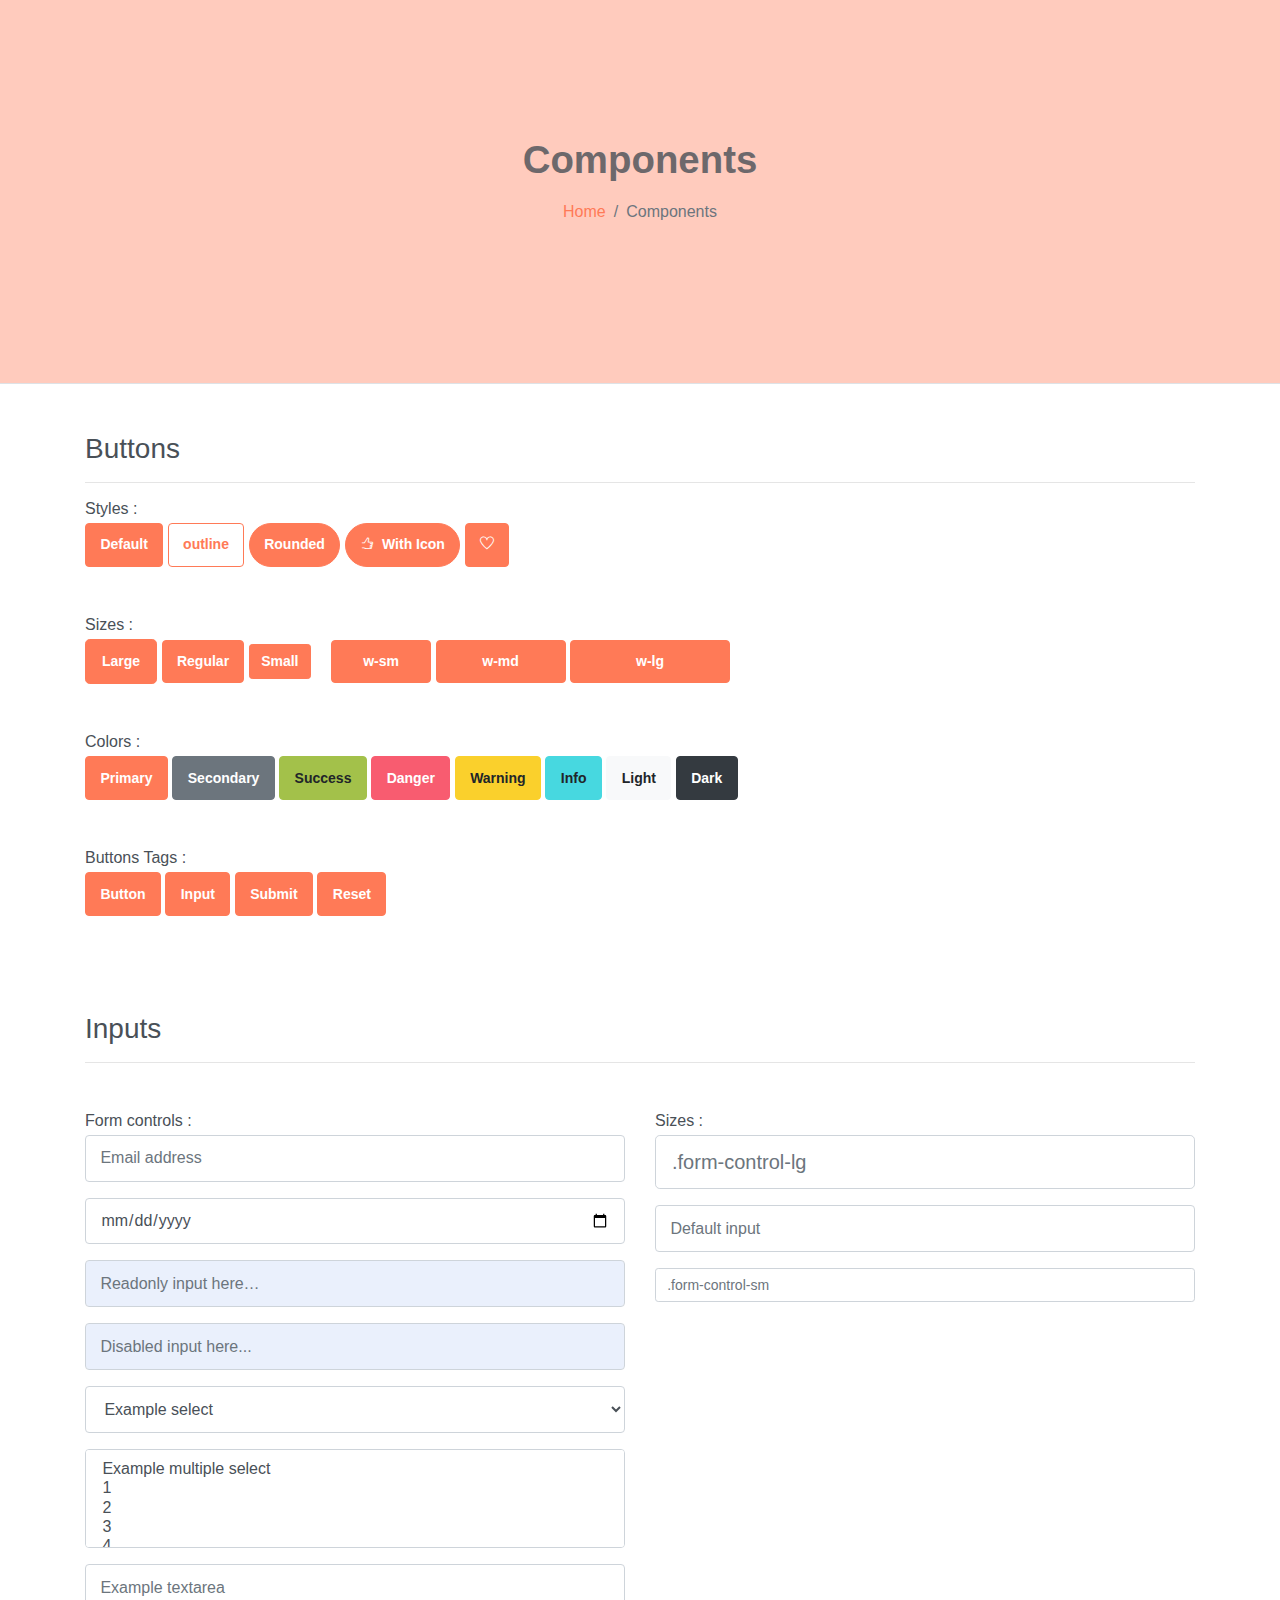
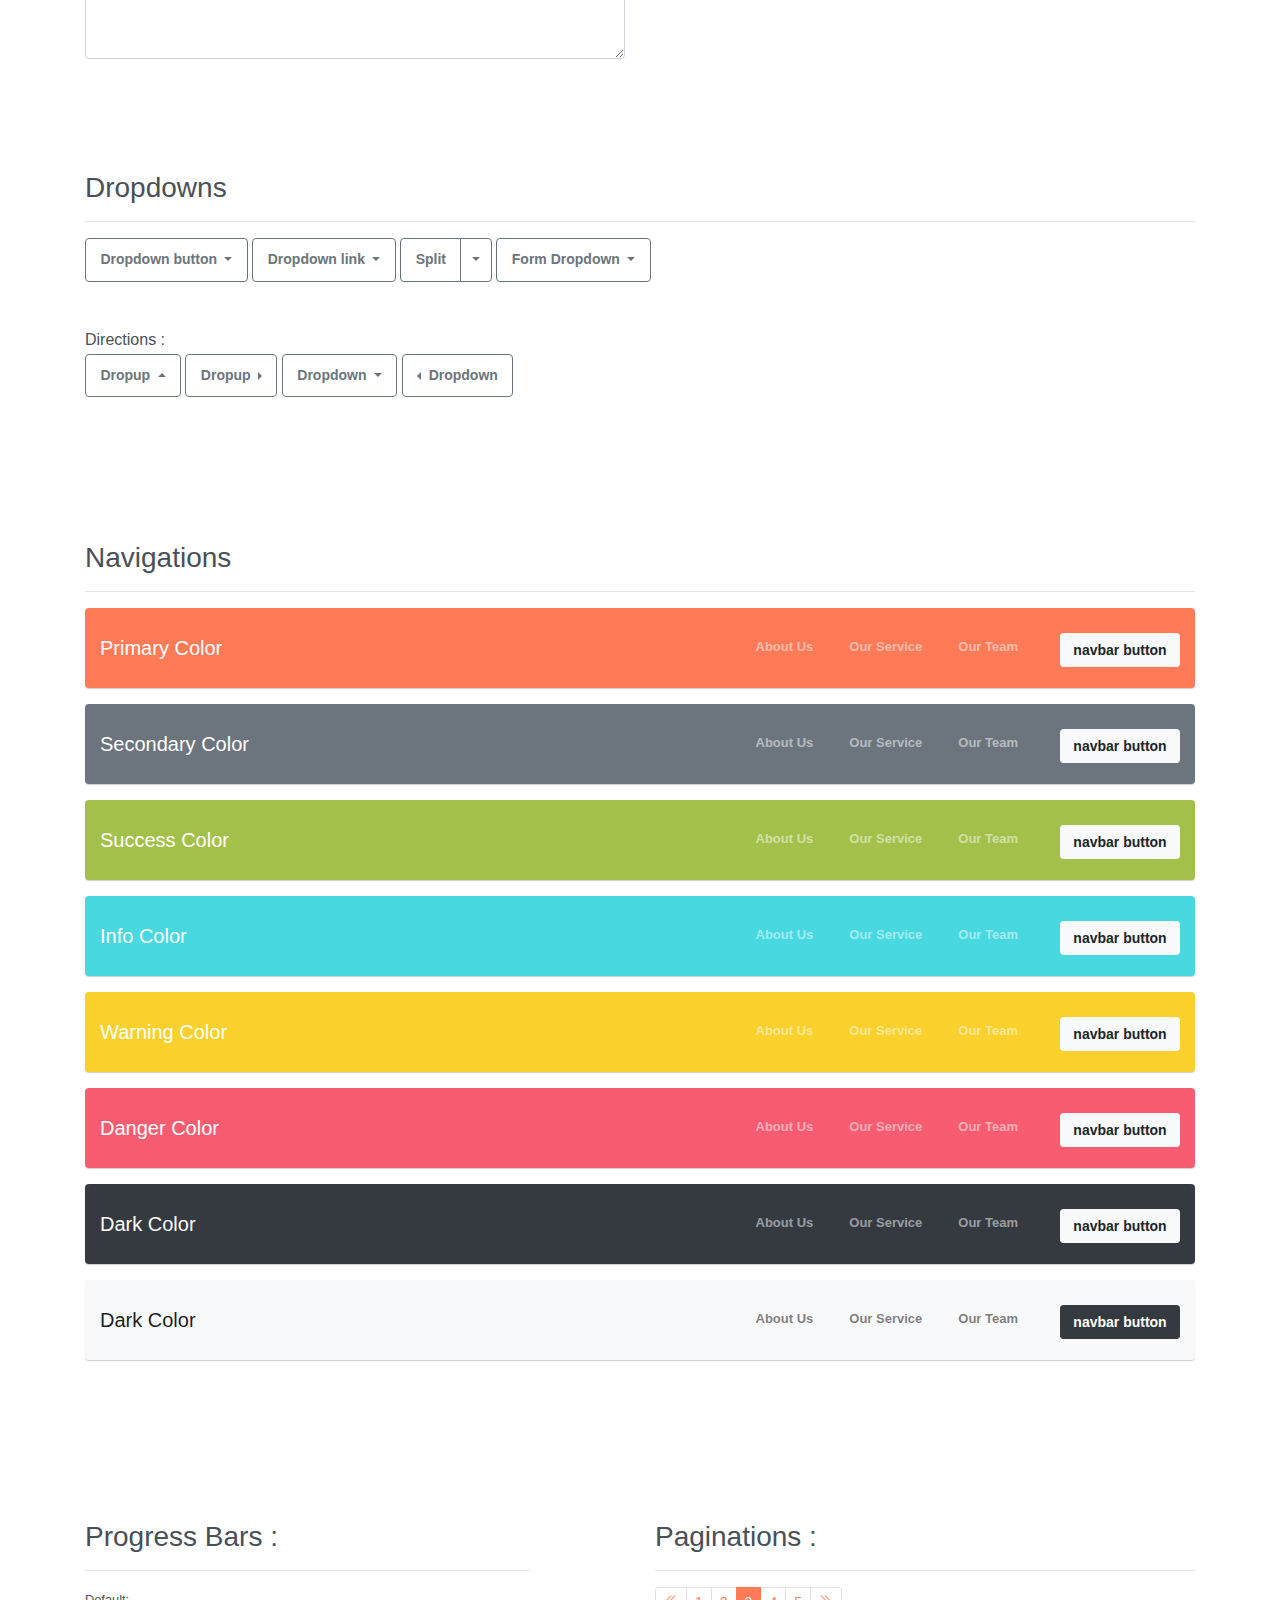
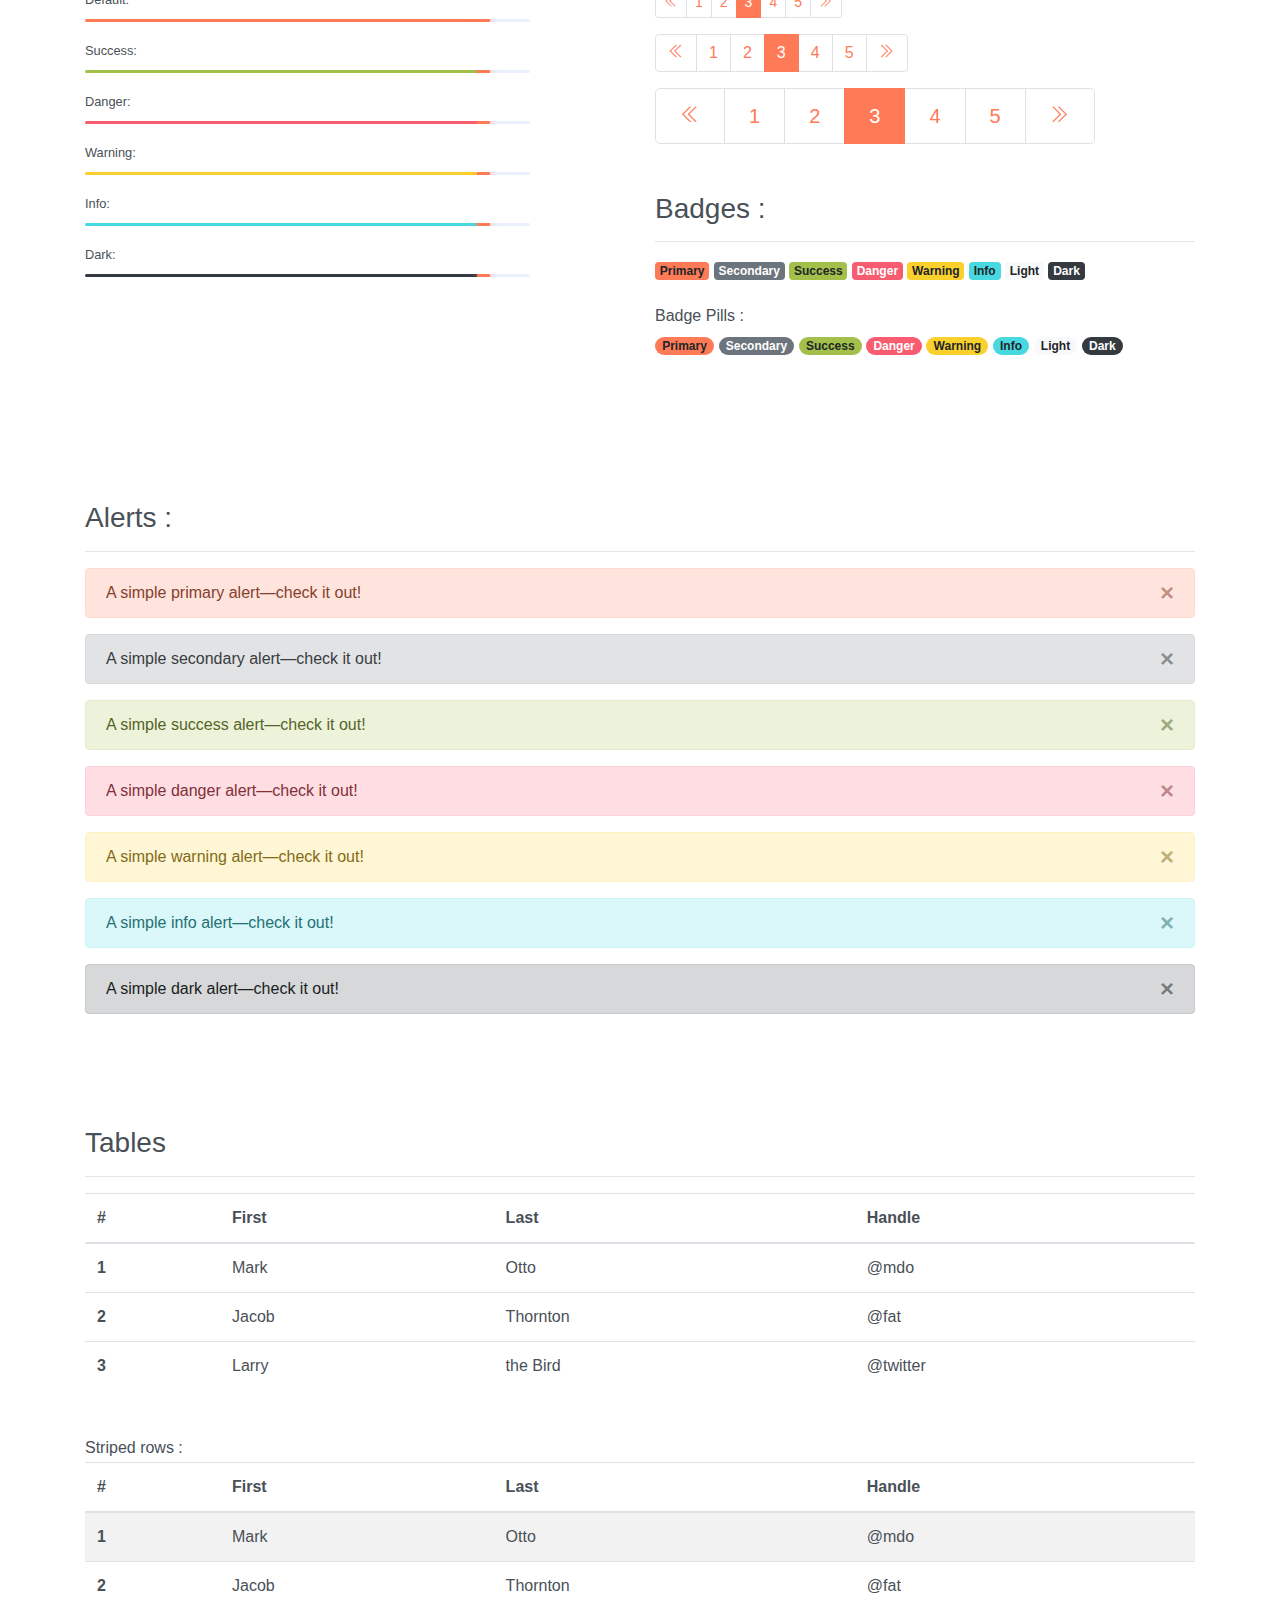
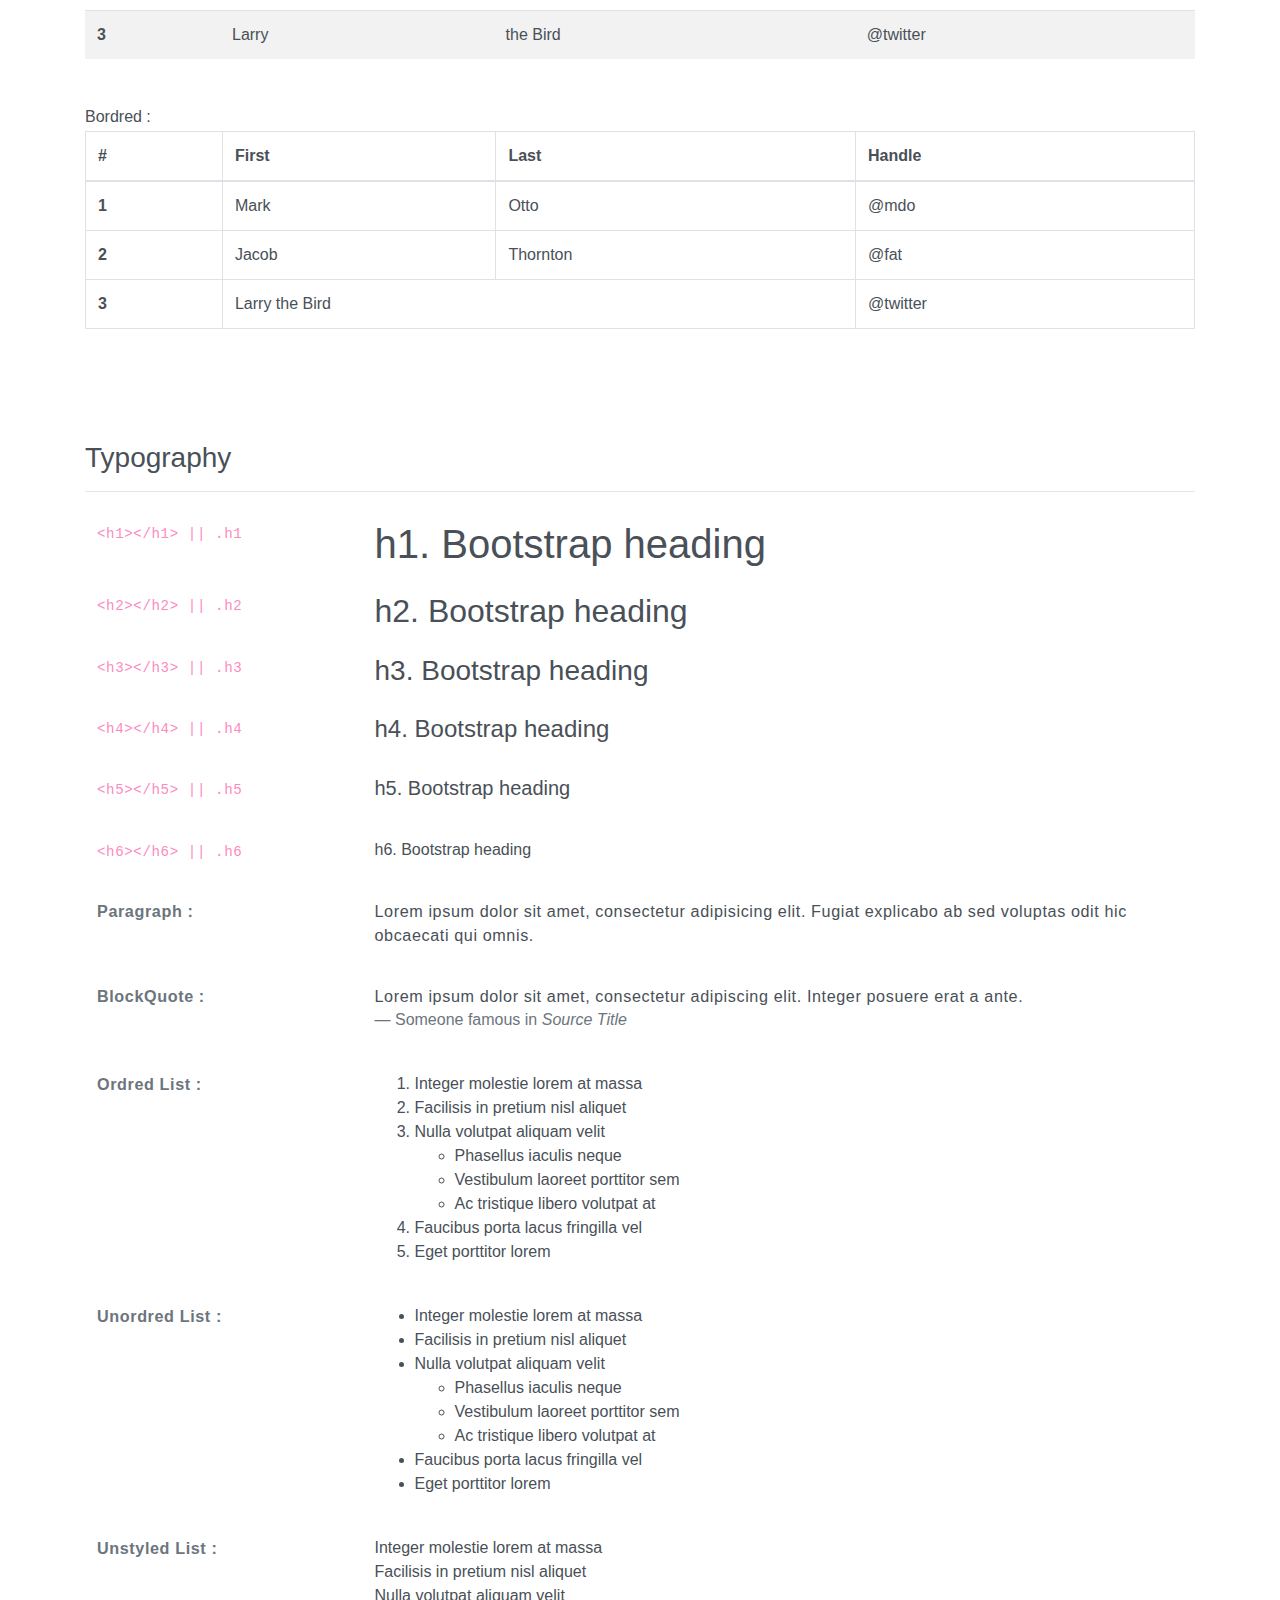
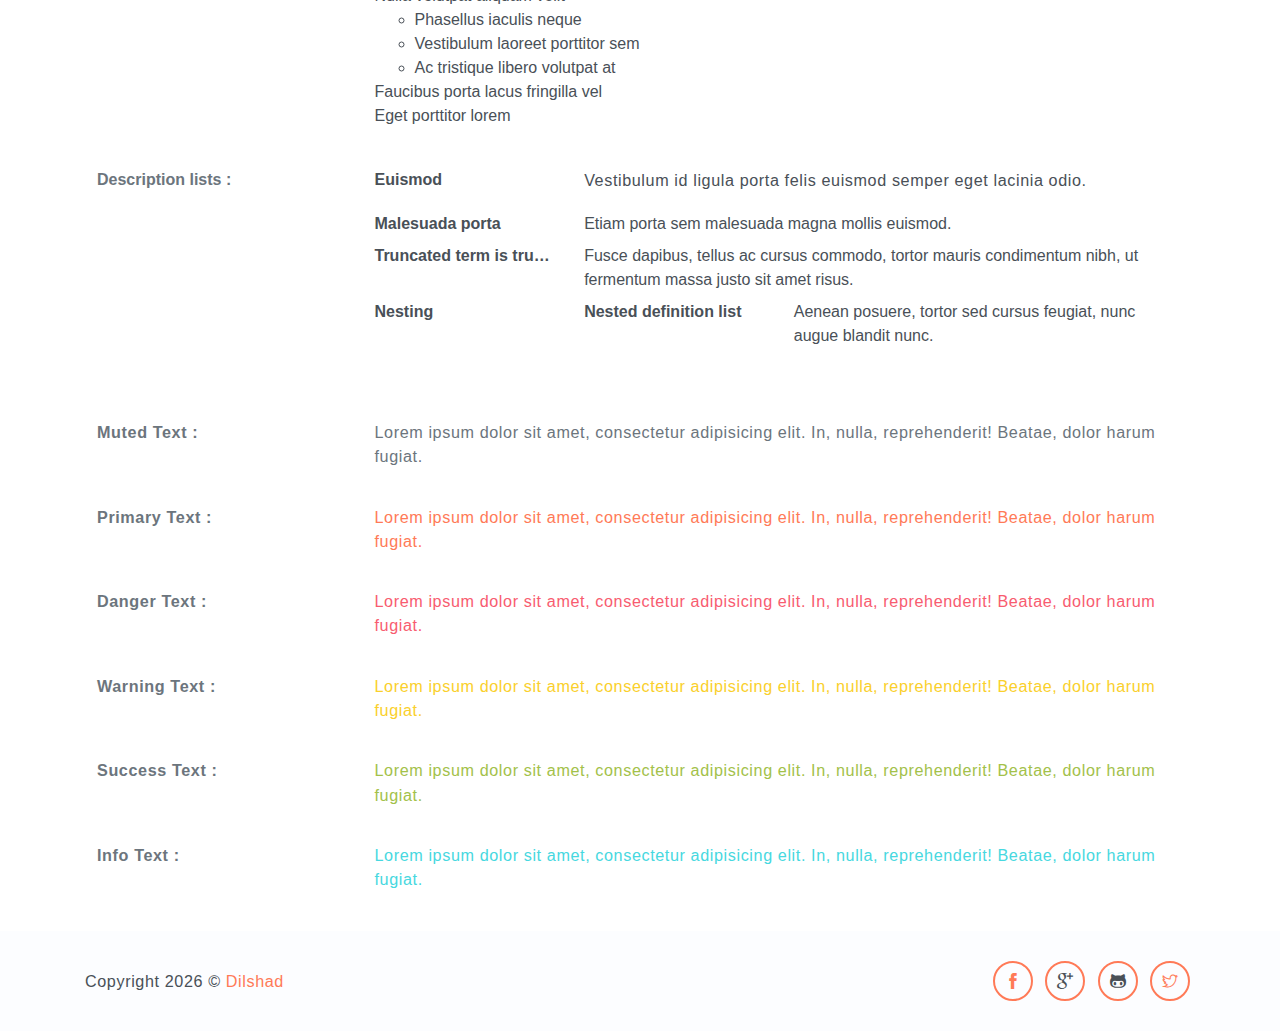
<file: components.html>
<!DOCTYPE html>
<html lang="en">
<head>
   <meta charset="utf-8">
   <meta name="viewport" content="width=device-width, initial-scale=1, shrink-to-fit=no">
   <meta name="description" content="This landing page is About The portfolio of Dilshad.">
   <meta name="author" content="Devcrud">
   <title>Steller | Components</title>
   <!-- font icons -->
   <link rel="stylesheet" href="assets/vendors/themify-icons/css/themify-icons.css">
   <!-- Bootstrap + Steller  -->
   <link rel="stylesheet" href="assets/css/dilshad.css">
</head>
<body>

   <!-- Page Header -->
   <header class="header header-mini"> 
      <div class="header-title">Components</div> 
      <nav aria-label="breadcrumb">
         <ol class="breadcrumb">
            <li class="breadcrumb-item"><a href="/">Home</a></li>
            <li class="breadcrumb-item active" aria-current="page">Components</li>
         </ol>
      </nav>
   </header> <!-- End Of Page Header -->

   <!-- main content -->
   <div class="container">

      <!-- Buttons -->
      <h3 class="mt-5">Buttons</h3>
      <hr>
      <h6 class="section-secondary-title">Styles :</h6>
      <button class="btn btn-primary">Default</button>
      <button class="btn btn-outline-primary">outline</button>
      <button class="btn btn-primary rounded">Rounded</button>
      <button class="btn btn-primary rounded"><i class="ti-thumb-up pr-1"></i> With Icon</button>
      <button class="btn btn-primary circle"><i class="ti-heart"></i></button>

      <h6 class="section-secondary-title mt-5">Sizes :</h6>
      <button class="btn btn-primary btn-lg">Large</button>
      <button class="btn btn-primary ">Regular</button>
      <button class="btn btn-primary btn-sm">Small</button>
      <button class="btn btn-primary w-sm ml-3">w-sm</button>
      <button class="btn btn-primary w-md">w-md</button>
      <button class="btn btn-primary w-lg">w-lg</button>

      <h6 class="section-secondary-title mt-5">Colors :</h6>          
      <button type="button" class="btn btn-primary">Primary</button>
      <button type="button" class="btn btn-secondary">Secondary</button>
      <button type="button" class="btn btn-success">Success</button>
      <button type="button" class="btn btn-danger">Danger</button>
      <button type="button" class="btn btn-warning">Warning</button>
      <button type="button" class="btn btn-info">Info</button>
      <button type="button" class="btn btn-light">Light</button>
      <button type="button" class="btn btn-dark">Dark</button>

      <h6 class="section-secondary-title mt-5">Buttons Tags :</h6>
      <button class="btn btn-primary" type="submit">Button</button>
      <input class="btn btn-primary" type="button" value="Input">
      <input class="btn btn-primary" type="submit" value="Submit">
      <input class="btn btn-primary" type="reset" value="Reset">
      
      <!-- devider -->
      <div class="py-5"></div>

      <!-- Inputs -->
      <h3>Inputs</h3>
      <hr>
      <div class="row mt-5">
         <div class="col-md-6">
            <h6 class="section-secondary-title">Form controls :</h6>        
            <div class="form-group">
               <input type="email" class="form-control" id="exampleFormControlInput1" placeholder="Email address">
            </div>
            <div class="form-group">
               <input type="date" class="form-control" id="exampleFormControlInput1" placeholder="Date">
            </div>
            <div class="form-group">
               <input class="form-control" type="text" placeholder="Readonly input here…" readonly>
            </div>
            <div class="form-group">
               <input class="form-control" id="disabledInput" type="text" placeholder="Disabled input here..." disabled>
            </div>
            <div class="form-group">
               <select class="form-control" id="exampleFormControlSelect1">
                  <option>Example select</option>
                  <option>1</option>
                  <option>2</option>
                  <option>3</option>
                  <option>4</option>
                  <option>5</option>
               </select>
            </div>
            <div class="form-group">
               <select multiple class="form-control" id="exampleFormControlSelect2">
                  <option>Example multiple select</option>
                  <option>1</option>
                  <option>2</option>
                  <option>3</option>
                  <option>4</option>
                  <option>5</option>
               </select>
            </div>
            <div class="form-group">
               <textarea class="form-control" id="exampleFormControlTextarea1" rows="3" placeholder="Example textarea"></textarea>
            </div>
         </div>
         <div class="col-md-6">
            <h6 class="section-secondary-title">Sizes :</h6>    
            <div class="form-group">
               <input class="form-control form-control-lg" type="text" placeholder=".form-control-lg">             
            </div>
            <div class="form-group">
               <input class="form-control" type="text" placeholder="Default input">
            </div>
            <div class="form-group">
               <input class="form-control form-control-sm" type="text" placeholder=".form-control-sm"> 
            </div>
         </div>
      </div> <!-- end of inputs -->   

      <!-- devider -->
      <div class="py-5"></div>             

      <!-- Dropdowns -->
      <h3 class="components-section-title font-weight-normal">Dropdowns</h3>
      <hr>
      <div class="dropdown d-inline-block">
         <button class="btn btn-outline-secondary dropdown-toggle" type="button" id="dropdownMenuButton" data-toggle="dropdown" aria-haspopup="true" aria-expanded="false">
         Dropdown button
         </button>
         <div class="dropdown-menu" aria-labelledby="dropdownMenuButton">
         <a class="dropdown-item" href="#">Action</a>
         <a class="dropdown-item" href="#">Another action</a>
         <a class="dropdown-item" href="#">Something else here</a>
         </div>
      </div>
      <div class="dropdown d-inline-block">
         <a class="btn btn-outline-secondary dropdown-toggle" href="#" role="button" id="dropdownMenuLink" data-toggle="dropdown" aria-haspopup="true" aria-expanded="false">
            Dropdown link
         </a>
         <div class="dropdown-menu" aria-labelledby="dropdownMenuLink">
            <a class="dropdown-item" href="#">Action</a>
            <a class="dropdown-item" href="#">Another action</a>
            <a class="dropdown-item" href="#">Something else here</a>
         </div>
      </div>
      <div class="btn-group">
         <button type="button" class="btn btn-outline-secondary">Split</button>
         <button type="button" class="btn btn-outline-secondary dropdown-toggle dropdown-toggle-split" data-toggle="dropdown" aria-haspopup="true" aria-expanded="false">
         <span class="sr-only">Toggle Dropdown</span>
         </button>
         <div class="dropdown-menu">
            <a class="dropdown-item" href="#">Action</a>
            <a class="dropdown-item" href="#">Another action</a>
            <a class="dropdown-item" href="#">Something else here</a>
            <div class="dropdown-divider"></div>
            <a class="dropdown-item" href="#">Separated link</a>
         </div>
      </div>
      <div class="btn-group">
         <button class="btn btn-outline-secondary dropdown-toggle" type="button" id="dropdownMenuButton" data-toggle="dropdown" aria-haspopup="true" aria-expanded="false">
            Form Dropdown
         </button>
         <div class="dropdown-menu form">
            <form class="px-4 py-3">
               <div class="form-group">
                  <input type="email" class="form-control" id="exampleDropdownFormEmail1" placeholder="email@example.com">
               </div>
               <div class="form-group">
                  <input type="password" class="form-control" id="exampleDropdownFormPassword1" placeholder="Password">
               </div>
               <div class="form-check mb-3">
                  <input type="checkbox" class="form-check-input" id="dropdownCheck">
                  <label class="form-check-label" for="dropdownCheck">
                     Remember me
                  </label>
               </div>
               <button type="submit" class="btn btn-primary btn-block">Sign in</button>
            </form>
            <div class="dropdown-divider"></div>
            <a class="dropdown-item" href="#"><small>New around here? Sign up</small></a>
            <a class="dropdown-item" href="#"><small>Forgot password?</small></a>
         </div>
      </div>       
      <h6 class="section-secondary-title mt-5">Directions :</h6>  
      <div class="btn-group dropup">
         <button type="button" class="btn btn-outline-secondary dropdown-toggle" data-toggle="dropdown" aria-haspopup="true" aria-expanded="false">
            Dropup
         </button>
         <div class="dropdown-menu">
            <a class="dropdown-item" href="#">Action</a>
            <a class="dropdown-item" href="#">Another action</a>
            <a class="dropdown-item" href="#">Something else here</a>
            <div class="dropdown-divider"></div>
            <a class="dropdown-item" href="#">Separated link</a>
         </div>
      </div>
      <div class="btn-group dropright">
         <button type="button" class="btn btn-outline-secondary dropdown-toggle" data-toggle="dropdown" aria-haspopup="true" aria-expanded="false">
            Dropup
         </button>
         <div class="dropdown-menu">
            <a class="dropdown-item" href="#">Action</a>
            <a class="dropdown-item" href="#">Another action</a>
            <a class="dropdown-item" href="#">Something else here</a>
            <div class="dropdown-divider"></div>
            <a class="dropdown-item" href="#">Separated link</a>
         </div>
      </div>
      <div class="btn-group">
         <button type="button" class="btn btn-outline-secondary dropdown-toggle" data-toggle="dropdown" aria-haspopup="true" aria-expanded="false">
            Dropdown
         </button>
         <div class="dropdown-menu">
            <a class="dropdown-item" href="#">Action</a>
            <a class="dropdown-item" href="#">Another action</a>
            <a class="dropdown-item" href="#">Something else here</a>
            <div class="dropdown-divider"></div>
            <a class="dropdown-item" href="#">Separated link</a>
         </div>
      </div>
      <div class="btn-group dropleft">
         <button type="button" class="btn btn-outline-secondary dropdown-toggle" data-toggle="dropdown" aria-haspopup="true" aria-expanded="false">
            Dropdown
         </button>
         <div class="dropdown-menu">
            <a class="dropdown-item" href="#">Action</a>
            <a class="dropdown-item" href="#">Another action</a>
            <a class="dropdown-item" href="#">Something else here</a>
            <div class="dropdown-divider"></div>
            <a class="dropdown-item" href="#">Separated link</a>
         </div>
      </div> <!-- end of Dropdowns -->  

      <!-- devider -->
      <div class="py-5"></div>   

      <!-- navbars -->
      <h3 class="components-section-title font-weight-normal mt-5">Navigations</h3>
      <hr>
      <nav class="navbar navbar-expand-sm navbar-dark bg-primary rounded shadow mb-3">
         <div class="container">
            <a class="navbar-brand" href="#">Primary Color</a>
            <button class="navbar-toggler ml-auto" type="button" data-toggle="collapse" data-target="#navbarSupportedContent" aria-controls="navbarSupportedContent" aria-expanded="false" aria-label="Toggle navigation">
            <span class="navbar-toggler-icon"></span>
            </button>
            <div class="collapse navbar-collapse" id="navbarSupportedContent">
               <ul class="navbar-nav ml-auto"> 
                  <li class="nav-item">
                     <a class="nav-link" href="#about">About Us</a>
                  </li>
                  <li class="nav-item">
                     <a class="nav-link" href="#service">Our Service</a>
                  </li>
                  <li class="nav-item">
                     <a class="nav-link" href="#team">Our Team</a>
                  </li>
                  <li class="nav-item">
                     <a href="#book-table" class="ml-4 mt-1 btn btn-light btn-sm">navbar button</a>
                  </li>
               </ul>                       
            </div>
         </div>
      </nav>
      <nav class="navbar navbar-expand-sm navbar-dark bg-secondary rounded shadow mb-3">
         <div class="container">
            <a class="navbar-brand" href="#">Secondary Color</a>
            <button class="navbar-toggler ml-auto" type="button" data-toggle="collapse" data-target="#navbarSupportedContent" aria-controls="navbarSupportedContent" aria-expanded="false" aria-label="Toggle navigation">
            <span class="navbar-toggler-icon"></span>
            </button>
            <div class="collapse navbar-collapse" id="navbarSupportedContent">
               <ul class="navbar-nav ml-auto"> 
                  <li class="nav-item">
                     <a class="nav-link" href="#about">About Us</a>
                  </li>
                  <li class="nav-item">
                     <a class="nav-link" href="#service">Our Service</a>
                  </li>
                  <li class="nav-item">
                     <a class="nav-link" href="#team">Our Team</a>
                  </li>
                  <li class="nav-item">
                     <a href="#book-table" class="ml-4 mt-1 btn btn-light btn-sm">navbar button</a>
                  </li>
               </ul>                       
            </div>
         </div>
      </nav>
      <nav class="navbar navbar-expand-sm navbar-dark bg-success rounded shadow mb-3">
         <div class="container">
            <a class="navbar-brand" href="#">Success Color</a>
            <button class="navbar-toggler ml-auto" type="button" data-toggle="collapse" data-target="#navbarSupportedContent" aria-controls="navbarSupportedContent" aria-expanded="false" aria-label="Toggle navigation">
            <span class="navbar-toggler-icon"></span>
            </button>
            <div class="collapse navbar-collapse" id="navbarSupportedContent">
               <ul class="navbar-nav ml-auto"> 
                  <li class="nav-item">
                     <a class="nav-link" href="#about">About Us</a>
                  </li>
                  <li class="nav-item">
                     <a class="nav-link" href="#service">Our Service</a>
                  </li>
                  <li class="nav-item">
                     <a class="nav-link" href="#team">Our Team</a>
                  </li>
                  <li class="nav-item">
                     <a href="#book-table" class="ml-4 mt-1 btn btn-light btn-sm">navbar button</a>
                  </li>
               </ul>                       
            </div>
         </div>
      </nav>
      <nav class="navbar navbar-expand-sm navbar-dark bg-info rounded shadow mb-3">
         <div class="container">
            <a class="navbar-brand" href="#">Info Color</a>
            <button class="navbar-toggler ml-auto" type="button" data-toggle="collapse" data-target="#navbarSupportedContent" aria-controls="navbarSupportedContent" aria-expanded="false" aria-label="Toggle navigation">
            <span class="navbar-toggler-icon"></span>
            </button>
            <div class="collapse navbar-collapse" id="navbarSupportedContent">
               <ul class="navbar-nav ml-auto"> 
                  <li class="nav-item">
                     <a class="nav-link" href="#about">About Us</a>
                  </li>
                  <li class="nav-item">
                     <a class="nav-link" href="#service">Our Service</a>
                  </li>
                  <li class="nav-item">
                     <a class="nav-link" href="#team">Our Team</a>
                  </li>
                  <li class="nav-item">
                     <a href="#book-table" class="ml-4 mt-1 btn btn-light btn-sm">navbar button</a>
                  </li>
               </ul>                       
            </div>
         </div>
      </nav>
      <nav class="navbar navbar-expand-sm navbar-dark bg-warning rounded shadow mb-3">
         <div class="container">
            <a class="navbar-brand" href="#">Warning Color</a>
            <button class="navbar-toggler ml-auto" type="button" data-toggle="collapse" data-target="#navbarSupportedContent" aria-controls="navbarSupportedContent" aria-expanded="false" aria-label="Toggle navigation">
            <span class="navbar-toggler-icon"></span>
            </button>
            <div class="collapse navbar-collapse" id="navbarSupportedContent">
               <ul class="navbar-nav ml-auto"> 
                  <li class="nav-item">
                     <a class="nav-link" href="#about">About Us</a>
                  </li>
                  <li class="nav-item">
                     <a class="nav-link" href="#service">Our Service</a>
                  </li>
                  <li class="nav-item">
                     <a class="nav-link" href="#team">Our Team</a>
                  </li>
                  <li class="nav-item">
                     <a href="#book-table" class="ml-4 mt-1 btn btn-light btn-sm">navbar button</a>
                  </li>
               </ul>                       
            </div>
         </div>
      </nav>
      <nav class="navbar navbar-expand-sm navbar-dark bg-danger rounded shadow mb-3">
         <div class="container">
            <a class="navbar-brand" href="#">Danger Color</a>
            <button class="navbar-toggler ml-auto" type="button" data-toggle="collapse" data-target="#navbarSupportedContent" aria-controls="navbarSupportedContent" aria-expanded="false" aria-label="Toggle navigation">
            <span class="navbar-toggler-icon"></span>
            </button>
            <div class="collapse navbar-collapse" id="navbarSupportedContent">
               <ul class="navbar-nav ml-auto"> 
                  <li class="nav-item">
                     <a class="nav-link" href="#about">About Us</a>
                  </li>
                  <li class="nav-item">
                     <a class="nav-link" href="#service">Our Service</a>
                  </li>
                  <li class="nav-item">
                     <a class="nav-link" href="#team">Our Team</a>
                  </li>
                  <li class="nav-item">
                     <a href="#book-table" class="ml-4 mt-1 btn btn-light btn-sm">navbar button</a>
                  </li>
               </ul>                       
            </div>
         </div>
      </nav>
      <nav class="navbar navbar-expand-sm navbar-dark bg-dark rounded shadow mb-3">
         <div class="container">
            <a class="navbar-brand" href="#">Dark Color</a>
            <button class="navbar-toggler ml-auto" type="button" data-toggle="collapse" data-target="#navbarSupportedContent" aria-controls="navbarSupportedContent" aria-expanded="false" aria-label="Toggle navigation">
            <span class="navbar-toggler-icon"></span>
            </button>
            <div class="collapse navbar-collapse" id="navbarSupportedContent">
               <ul class="navbar-nav ml-auto"> 
                  <li class="nav-item">
                     <a class="nav-link" href="#about">About Us</a>
                  </li>
                  <li class="nav-item">
                     <a class="nav-link" href="#service">Our Service</a>
                  </li>
                  <li class="nav-item">
                     <a class="nav-link" href="#team">Our Team</a>
                  </li>
                  <li class="nav-item">
                     <a href="#book-table" class="ml-4 mt-1 btn btn-light btn-sm">navbar button</a>
                  </li>
               </ul>                       
            </div>
         </div>
      </nav>
      <nav class="navbar navbar-expand-sm navbar-light bg-light rounded shadow mb-3">
         <div class="container">
            <a class="navbar-brand" href="#">Dark Color</a>
            <button class="navbar-toggler ml-auto" type="button" data-toggle="collapse" data-target="#navbarSupportedContent" aria-controls="navbarSupportedContent" aria-expanded="false" aria-label="Toggle navigation">
            <span class="navbar-toggler-icon"></span>
            </button>
            <div class="collapse navbar-collapse" id="navbarSupportedContent">
               <ul class="navbar-nav ml-auto"> 
                  <li class="nav-item">
                     <a class="nav-link" href="#about">About Us</a>
                  </li>
                  <li class="nav-item">
                     <a class="nav-link" href="#service">Our Service</a>
                  </li>
                  <li class="nav-item">
                     <a class="nav-link" href="#team">Our Team</a>
                  </li>
                  <li class="nav-item">
                     <a href="#book-table" class="ml-4 mt-1 btn btn-dark btn-sm">navbar button</a>
                  </li>
               </ul>                       
            </div>
         </div>
      </nav>
      <!-- End of navbars -->

      <!-- devider -->
      <div class="py-5"></div>   
      
      <!-- progress bars -->
      <div class="row justify-content-between">
         <div class="col-md-5">
            <h3 class="components-section-title font-weight-normal mt-5">Progress Bars :</h3>
            <hr>
            <small>Default: </small>
            <div class="progress mt-2 mb-3">
               <div class="progress-bar" role="progressbar" style="width: 90%" aria-valuenow="25" aria-valuemin="0" aria-valuemax="100"><span>90%</span></div>
            </div>
            <small>Success:</small>
            <div class="progress mt-2 mb-3">
               <div class="progress-bar bg-success" role="progressbar" style="width: 90%" aria-valuenow="25" aria-valuemin="0" aria-valuemax="100"><span>90%</span></div>
            </div>
            <small>Danger:</small>
            <div class="progress mt-2 mb-3">
               <div class="progress-bar bg-danger" role="progressbar" style="width: 90%" aria-valuenow="25" aria-valuemin="0" aria-valuemax="100"><span>90%</span></div>
            </div>
            <small>Warning:</small>
            <div class="progress mt-2 mb-3">
               <div class="progress-bar bg-warning" role="progressbar" style="width: 90%" aria-valuenow="25" aria-valuemin="0" aria-valuemax="100"><span>90%</span></div>
            </div>
            <small>Info:</small>
            <div class="progress mt-2 mb-3">
               <div class="progress-bar bg-info" role="progressbar" style="width: 90%" aria-valuenow="25" aria-valuemin="0" aria-valuemax="100"><span>90%</span></div>
            </div>
            <small>Dark:</small>
            <div class="progress mt-2 mb-3">
               <div class="progress-bar bg-dark" role="progressbar" style="width: 90%" aria-valuenow="25" aria-valuemin="0" aria-valuemax="100"><span>90%</span></div>
            </div>
         </div>
         <div class="col-md-6">
            <h3 class="components-section-title font-weight-normal mt-5">Paginations :</h3>
            <hr>
            <nav aria-label="Page navigation example">
               <ul class="pagination pagination-sm">
                  <li class="page-item"><a class="page-link" href="#"><i class="ti-angle-double-left"></i></a></li>
                  <li class="page-item"><a class="page-link" href="#">1</a></li>
                  <li class="page-item"><a class="page-link" href="#">2</a></li>
                  <li class="page-item active"><a class="page-link" href="#">3</a></li>
                  <li class="page-item"><a class="page-link" href="#">4</a></li>
                  <li class="page-item"><a class="page-link" href="#">5</a></li>
                  <li class="page-item"><a class="page-link" href="#"><i class="ti-angle-double-right"></i></a></li>
               </ul>
            </nav>
            <nav aria-label="Page navigation example">
               <ul class="pagination">
               <li class="page-item"><a class="page-link" href="#"><i class="ti-angle-double-left"></i></a></li>
                  <li class="page-item"><a class="page-link" href="#">1</a></li>
                  <li class="page-item"><a class="page-link" href="#">2</a></li>
                  <li class="page-item active"><a class="page-link" href="#">3</a></li>
                  <li class="page-item"><a class="page-link" href="#">4</a></li>
                  <li class="page-item"><a class="page-link" href="#">5</a></li>
                  <li class="page-item"><a class="page-link" href="#"><i class="ti-angle-double-right"></i></a></li>
               </ul>
            </nav>
            <nav aria-label="Page navigation example">
               <ul class="pagination pagination-lg">
                  <li class="page-item"><a class="page-link" href="#"><i class="ti-angle-double-left"></i></a></li>
                  <li class="page-item"><a class="page-link" href="#">1</a></li>
                  <li class="page-item"><a class="page-link" href="#">2</a></li>
                  <li class="page-item active"><a class="page-link" href="#">3</a></li>
                  <li class="page-item"><a class="page-link" href="#">4</a></li>
                  <li class="page-item"><a class="page-link" href="#">5</a></li>
                  <li class="page-item"><a class="page-link" href="#"><i class="ti-angle-double-right"></i></a></li>
               </ul>
            </nav>

            <!-- Badges -->
            <h3 class="components-section-title font-weight-normal mt-5">Badges :</h3>
            <hr>
            <span class="badge badge-primary">Primary</span>
            <span class="badge badge-secondary">Secondary</span>
            <span class="badge badge-success">Success</span>
            <span class="badge badge-danger">Danger</span>
            <span class="badge badge-warning">Warning</span>
            <span class="badge badge-info">Info</span>
            <span class="badge badge-light">Light</span>
            <span class="badge badge-dark">Dark</span>
            <h6 class="section-secondary-title mt-4 mb-2">Badge Pills :</h6>
            <span class="badge badge-pill badge-primary">Primary</span>
            <span class="badge badge-pill badge-secondary">Secondary</span>
            <span class="badge badge-pill badge-success">Success</span>
            <span class="badge badge-pill badge-danger">Danger</span>
            <span class="badge badge-pill badge-warning">Warning</span>
            <span class="badge badge-pill badge-info">Info</span>
            <span class="badge badge-pill badge-light">Light</span>
            <span class="badge badge-pill badge-dark">Dark</span>
         </div>
      </div> <!-- End of Progress bars -->

      <!-- devider -->
      <div class="py-5"></div>  

      <!-- Alerts -->
      <h3 class="components-section-title font-weight-normal mt-5">Alerts :</h3>
      <hr>
      <div class="alert alert-primary alert-dismissible fade show" role="alert">
         A simple primary alert—check it out!
         <button type="button" class="close" data-dismiss="alert" aria-label="Close">
            <span aria-hidden="true">&times;</span>
         </button>
      </div>
      <div class="alert alert-secondary alert-dismissible fade show" role="alert">
         A simple secondary alert—check it out!
         <button type="button" class="close" data-dismiss="alert" aria-label="Close">
            <span aria-hidden="true">&times;</span>
         </button>
      </div>
      <div class="alert alert-success alert-dismissible fade show" role="alert">
         A simple success alert—check it out!
         <button type="button" class="close" data-dismiss="alert" aria-label="Close">
            <span aria-hidden="true">&times;</span>
         </button>
      </div>
      <div class="alert alert-danger alert-dismissible fade show" role="alert">
         A simple danger alert—check it out!
         <button type="button" class="close" data-dismiss="alert" aria-label="Close">
            <span aria-hidden="true">&times;</span>
         </button>
      </div>
      <div class="alert alert-warning alert-dismissible fade show" role="alert">
         A simple warning alert—check it out!
         <button type="button" class="close" data-dismiss="alert" aria-label="Close">
            <span aria-hidden="true">&times;</span>
         </button>
      </div>
      <div class="alert alert-info alert-dismissible fade show" role="alert">
         A simple info alert—check it out!
         <button type="button" class="close" data-dismiss="alert" aria-label="Close">
            <span aria-hidden="true">&times;</span>
         </button>
      </div>
      <div class="alert alert-dark alert-dismissible fade show" role="alert">
         A simple dark alert—check it out!
         <button type="button" class="close" data-dismiss="alert" aria-label="Close">
            <span aria-hidden="true">&times;</span>
         </button>
      </div>
      <!-- end of alerts -->

      <!-- devider -->
      <div class="py-5"></div> 
   
      <!-- tables -->
      <h3 class="components-section-title">Tables</h3>
      <hr>
      <table class="table">
         <thead>
            <tr>
               <th scope="col">#</th>
               <th scope="col">First</th>
               <th scope="col">Last</th>
               <th scope="col">Handle</th>
            </tr>
         </thead>
         <tbody>
            <tr>
               <th scope="row">1</th>
               <td>Mark</td>
               <td>Otto</td>
               <td>@mdo</td>
            </tr>
            <tr>
               <th scope="row">2</th>
               <td>Jacob</td>
               <td>Thornton</td>
               <td>@fat</td>
            </tr>
            <tr>
               <th scope="row">3</th>
               <td>Larry</td>
               <td>the Bird</td>
               <td>@twitter</td>
            </tr>
         </tbody>
      </table>

      <h6 class="section-secondary-title mt-5">Striped rows :</h6>
      <table class="table table-striped">
         <thead>
            <tr>
               <th scope="col">#</th>
               <th scope="col">First</th>
               <th scope="col">Last</th>
               <th scope="col">Handle</th>
            </tr>
         </thead>
         <tbody>
            <tr>
               <th scope="row">1</th>
               <td>Mark</td>
               <td>Otto</td>
               <td>@mdo</td>
            </tr>
            <tr>
               <th scope="row">2</th>
               <td>Jacob</td>
               <td>Thornton</td>
               <td>@fat</td>
            </tr>
            <tr>
               <th scope="row">3</th>
               <td>Larry</td>
               <td>the Bird</td>
               <td>@twitter</td>
            </tr>
         </tbody>
      </table>

      <h6 class="section-secondary-title mt-5">Bordred :</h6>
      <table class="table table-bordered">
         <thead>
            <tr>
               <th scope="col">#</th>
               <th scope="col">First</th>
               <th scope="col">Last</th>
               <th scope="col">Handle</th>
            </tr>
         </thead>
         <tbody>
            <tr>
               <th scope="row">1</th>
               <td>Mark</td>
               <td>Otto</td>
               <td>@mdo</td>
            </tr>
            <tr>
               <th scope="row">2</th>
               <td>Jacob</td>
               <td>Thornton</td>
               <td>@fat</td>
            </tr>
            <tr>
               <th scope="row">3</th>
               <td colspan="2">Larry the Bird</td>
               <td>@twitter</td>
            </tr>
         </tbody>
      </table>
      <!-- end of tables -->

      <!-- devider -->
      <div class="py-5"></div> 

      <!-- typography -->
      <h3 class="components-section-title">Typography</h3>
      <hr>
     
      <table class="table table-borderless v-align-center">
         <tbody>
            <tr>
               <td>
                  <p><code class="highlighter-rouge">&lt;h1&gt;&lt;/h1&gt; || .h1</code></p>
               </td>
               <td class="w-75"><span class="h1">h1. Bootstrap heading</span></td>
            </tr>
            <tr>
               <td>
                  <p><code class="highlighter-rouge">&lt;h2&gt;&lt;/h2&gt; || .h2</code></p>
               </td>
               <td><span class="h2">h2. Bootstrap heading</span></td>
            </tr>
            <tr>
               <td>
                  <p><code class="highlighter-rouge">&lt;h3&gt;&lt;/h3&gt; || .h3</code></p>
               </td>
               <td><span class="h3">h3. Bootstrap heading</span></td>
            </tr>
            <tr>
               <td>
                  <p><code class="highlighter-rouge">&lt;h4&gt;&lt;/h4&gt; || .h4</code></p>
               </td>
               <td><span class="h4">h4. Bootstrap heading</span></td>
            </tr>
            <tr>
               <td>
                  <p><code class="highlighter-rouge">&lt;h5&gt;&lt;/h5&gt; || .h5</code></p>
               </td>
               <td><span class="h5">h5. Bootstrap heading</span></td>
            </tr>
            <tr>
               <td>
                  <p><code class="highlighter-rouge">&lt;h6&gt;&lt;/h6&gt; || .h6</code></p>
               </td>
               <td><span class="h6">h6. Bootstrap heading</span></td>
            </tr>
            <tr>
               <td>
                  <p class="font-weight-bold text-muted">Paragraph :</p>
               </td>
               <td><p>Lorem ipsum dolor sit amet, consectetur adipisicing elit. Fugiat explicabo ab sed voluptas odit hic obcaecati qui omnis.</p></td>
            </tr>
            <tr>
               <td>
                  <p class="font-weight-bold text-muted">BlockQuote :</p>
               </td>
               <td>
                  <blockquote class="blockquote">
                     <p class="mb-0">Lorem ipsum dolor sit amet, consectetur adipiscing elit. Integer posuere erat a ante.</p>
                     <footer class="blockquote-footer">Someone famous in <cite title="Source Title">Source Title</cite></footer>
                  </blockquote>
               </td>
            </tr>

            <tr>
               <td><p class="font-weight-bold text-muted">Ordred List :</p></td>
               <td>
                  <ol>
                     <li>Integer molestie lorem at massa</li>
                     <li>Facilisis in pretium nisl aliquet</li>
                     <li>Nulla volutpat aliquam velit
                        <ul>
                           <li>Phasellus iaculis neque</li>
                           <li>Vestibulum laoreet porttitor sem</li>
                           <li>Ac tristique libero volutpat at</li>
                        </ul>
                     </li>
                     <li>Faucibus porta lacus fringilla vel</li>
                     <li>Eget porttitor lorem</li>
                  </ol>
               </td>
            </tr>
            <tr>
               <td><p class="font-weight-bold text-muted">Unordred List :</p></td>
               <td>
                  <ul >
                     <li>Integer molestie lorem at massa</li>
                     <li>Facilisis in pretium nisl aliquet</li>
                     <li>Nulla volutpat aliquam velit
                        <ul>
                           <li>Phasellus iaculis neque</li>
                           <li>Vestibulum laoreet porttitor sem</li>
                           <li>Ac tristique libero volutpat at</li>
                        </ul>
                     </li>
                     <li>Faucibus porta lacus fringilla vel</li>
                     <li>Eget porttitor lorem</li>
                  </ul>
               </td>
            </tr>
            <tr>
               <td><p class="font-weight-bold text-muted">Unstyled List :</p></td>
               <td>
                  <ul class="list-unstyled">
                     <li>Integer molestie lorem at massa</li>
                     <li>Facilisis in pretium nisl aliquet</li>
                     <li>Nulla volutpat aliquam velit
                        <ul>
                           <li>Phasellus iaculis neque</li>
                           <li>Vestibulum laoreet porttitor sem</li>
                           <li>Ac tristique libero volutpat at</li>
                        </ul>
                     </li>
                     <li>Faucibus porta lacus fringilla vel</li>
                     <li>Eget porttitor lorem</li>
                  </ul>
               </td>
            </tr>
            <tr>
               <td class="font-weight-bold text-muted">Description lists : </td>
               <td>
                  <dl class="row">
                     <dt class="col-sm-3">Euismod</dt>
                     <dd class="col-sm-9">
                        <p>Vestibulum id ligula porta felis euismod semper eget lacinia odio.</p>
                     </dd>

                     <dt class="col-sm-3">Malesuada porta</dt>
                     <dd class="col-sm-9">Etiam porta sem malesuada magna mollis euismod.</dd>

                     <dt class="col-sm-3 text-truncate">Truncated term is truncated</dt>
                     <dd class="col-sm-9">Fusce dapibus, tellus ac cursus commodo, tortor mauris condimentum nibh, ut fermentum massa justo sit amet risus.</dd>

                     <dt class="col-sm-3">Nesting</dt>
                     <dd class="col-sm-9">
                        <dl class="row">
                           <dt class="col-sm-4">Nested definition list</dt>
                           <dd class="col-sm-8">Aenean posuere, tortor sed cursus feugiat, nunc augue blandit nunc.</dd>
                        </dl>
                     </dd>
                  </dl>
               </td>
            </tr>
            <tr>
               <td>
                  <p class="font-weight-bold text-muted">Muted Text :</p>
               </td>
               <td>
                  <p class="text-muted">Lorem ipsum dolor sit amet, consectetur adipisicing elit. In, nulla, reprehenderit! Beatae, dolor harum fugiat.</p>
               </td>
            </tr>
            <tr>
               <td>
                  <p class="font-weight-bold text-muted">Primary Text :</p>
               </td>
               <td>
                  <p class="text-primary">Lorem ipsum dolor sit amet, consectetur adipisicing elit. In, nulla, reprehenderit! Beatae, dolor harum fugiat.</p>
               </td>
            </tr>
            <tr>
               <td>
                  <p class="font-weight-bold text-muted">Danger Text :</p>
               </td>
               <td>
                  <p class="text-danger">Lorem ipsum dolor sit amet, consectetur adipisicing elit. In, nulla, reprehenderit! Beatae, dolor harum fugiat.</p>
               </td>
            </tr>
            <tr>
               <td>
                  <p class="font-weight-bold text-muted">Warning Text :</p>
               </td>
               <td>
                  <p class="text-warning">Lorem ipsum dolor sit amet, consectetur adipisicing elit. In, nulla, reprehenderit! Beatae, dolor harum fugiat.</p>
               </td>
            </tr>
            <tr>
               <td>
                  <p class="font-weight-bold text-muted">Success Text :</p>
               </td>
               <td>
                  <p class="text-success">Lorem ipsum dolor sit amet, consectetur adipisicing elit. In, nulla, reprehenderit! Beatae, dolor harum fugiat.</p>
               </td>
            </tr>
            <tr>
               <td>
                  <p class="font-weight-bold text-muted">Info Text :</p>
               </td>
               <td>
                  <p class="text-info">Lorem ipsum dolor sit amet, consectetur adipisicing elit. In, nulla, reprehenderit! Beatae, dolor harum fugiat.</p>
               </td>
            </tr>
         </tbody>
      </table>
   </div>
   <!-- end of typography -->

   <!-- Page Footer -->
    <footer class="page-footer">
        <div class="container">
            <div class="row align-items-center">
                <div class="col-sm-6">
                    <p>Copyright <script>document.write(new Date().getFullYear())</script> &copy; <a href="http://www.dilshad.com" target="_blank">Dilshad</a></p>
                </div>
                <div class="col-sm-6">
                    <div class="socials">
                        <a class="social-item" href="https://www.facebook.com/profile.php?id=61561333616830""><i class="ti-facebook"></i></a>
                        <a class="social-item" https://www.instagram.com/k2developersera?igsh=MTBsdXk1bGRyeTRtaw=="><i class="ti-google"></i></a>
                        <a class="social-item" https://github.com/Shigridilshad/Shigridilshad/new/main"><i class="ti-github"></i></a>
                        <a class="social-item" href="javascript:void(0)"><i class="ti-twitter"></i></a>
                    </div>
                </div>
            </div>
        </div>
    </footer> 
    <!-- End of page footer -->
   
   <!-- core  -->
    <script src="assets/vendors/jquery/jquery-3.4.1.js"></script>
   <script src="assets/vendors/bootstrap/bootstrap.bundle.js"></script>

    <!-- steller js -->
    <script src="assets/js/dilshad.js"></script>

</body>
</html>
</file>
<file: assets/vendors/themify-icons/css/themify-icons.css>
@font-face {
	font-family: 'themify';
	src:url("../fonts/themify.eot?-fvbane");
	src:url("../fonts/themify.eot?#iefix-fvbane") format("embedded-opentype"),
		url("../fonts/themify.woff?-fvbane") format("woff"),
		url("../fonts/themify.ttf?-fvbane") format("truetype"),
		url("../fonts/themify.svg?-fvbane#themify") format("svg");
	font-weight: normal;
	font-style: normal;
}

[class^="ti-"], [class*=" ti-"] {
	font-family: 'themify';
	speak: none;
	font-style: normal;
	font-weight: normal;
	font-variant: normal;
	text-transform: none;
	line-height: 1;

	/* Better Font Rendering =========== */
	-webkit-font-smoothing: antialiased;
	-moz-osx-font-smoothing: grayscale;
}

.ti-wand:before {
	content: "\e600";
}
.ti-volume:before {
	content: "\e601";
}
.ti-user:before {
	content: "\e602";
}
.ti-unlock:before {
	content: "\e603";
}
.ti-unlink:before {
	content: "\e604";
}
.ti-trash:before {
	content: "\e605";
}
.ti-thought:before {
	content: "\e606";
}
.ti-target:before {
	content: "\e607";
}
.ti-tag:before {
	content: "\e608";
}
.ti-tablet:before {
	content: "\e609";
}
.ti-star:before {
	content: "\e60a";
}
.ti-spray:before {
	content: "\e60b";
}
.ti-signal:before {
	content: "\e60c";
}
.ti-shopping-cart:before {
	content: "\e60d";
}
.ti-shopping-cart-full:before {
	content: "\e60e";
}
.ti-settings:before {
	content: "\e60f";
}
.ti-search:before {
	content: "\e610";
}
.ti-zoom-in:before {
	content: "\e611";
}
.ti-zoom-out:before {
	content: "\e612";
}
.ti-cut:before {
	content: "\e613";
}
.ti-ruler:before {
	content: "\e614";
}
.ti-ruler-pencil:before {
	content: "\e615";
}
.ti-ruler-alt:before {
	content: "\e616";
}
.ti-bookmark:before {
	content: "\e617";
}
.ti-bookmark-alt:before {
	content: "\e618";
}
.ti-reload:before {
	content: "\e619";
}
.ti-plus:before {
	content: "\e61a";
}
.ti-pin:before {
	content: "\e61b";
}
.ti-pencil:before {
	content: "\e61c";
}
.ti-pencil-alt:before {
	content: "\e61d";
}
.ti-paint-roller:before {
	content: "\e61e";
}
.ti-paint-bucket:before {
	content: "\e61f";
}
.ti-na:before {
	content: "\e620";
}
.ti-mobile:before {
	content: "\e621";
}
.ti-minus:before {
	content: "\e622";
}
.ti-medall:before {
	content: "\e623";
}
.ti-medall-alt:before {
	content: "\e624";
}
.ti-marker:before {
	content: "\e625";
}
.ti-marker-alt:before {
	content: "\e626";
}
.ti-arrow-up:before {
	content: "\e627";
}
.ti-arrow-right:before {
	content: "\e628";
}
.ti-arrow-left:before {
	content: "\e629";
}
.ti-arrow-down:before {
	content: "\e62a";
}
.ti-lock:before {
	content: "\e62b";
}
.ti-location-arrow:before {
	content: "\e62c";
}
.ti-link:before {
	content: "\e62d";
}
.ti-layout:before {
	content: "\e62e";
}
.ti-layers:before {
	content: "\e62f";
}
.ti-layers-alt:before {
	content: "\e630";
}
.ti-key:before {
	content: "\e631";
}
.ti-import:before {
	content: "\e632";
}
.ti-image:before {
	content: "\e633";
}
.ti-heart:before {
	content: "\e634";
}
.ti-heart-broken:before {
	content: "\e635";
}
.ti-hand-stop:before {
	content: "\e636";
}
.ti-hand-open:before {
	content: "\e637";
}
.ti-hand-drag:before {
	content: "\e638";
}
.ti-folder:before {
	content: "\e639";
}
.ti-flag:before {
	content: "\e63a";
}
.ti-flag-alt:before {
	content: "\e63b";
}
.ti-flag-alt-2:before {
	content: "\e63c";
}
.ti-eye:before {
	content: "\e63d";
}
.ti-export:before {
	content: "\e63e";
}
.ti-exchange-vertical:before {
	content: "\e63f";
}
.ti-desktop:before {
	content: "\e640";
}
.ti-cup:before {
	content: "\e641";
}
.ti-crown:before {
	content: "\e642";
}
.ti-comments:before {
	content: "\e643";
}
.ti-comment:before {
	content: "\e644";
}
.ti-comment-alt:before {
	content: "\e645";
}
.ti-close:before {
	content: "\e646";
}
.ti-clip:before {
	content: "\e647";
}
.ti-angle-up:before {
	content: "\e648";
}
.ti-angle-right:before {
	content: "\e649";
}
.ti-angle-left:before {
	content: "\e64a";
}
.ti-angle-down:before {
	content: "\e64b";
}
.ti-check:before {
	content: "\e64c";
}
.ti-check-box:before {
	content: "\e64d";
}
.ti-camera:before {
	content: "\e64e";
}
.ti-announcement:before {
	content: "\e64f";
}
.ti-brush:before {
	content: "\e650";
}
.ti-briefcase:before {
	content: "\e651";
}
.ti-bolt:before {
	content: "\e652";
}
.ti-bolt-alt:before {
	content: "\e653";
}
.ti-blackboard:before {
	content: "\e654";
}
.ti-bag:before {
	content: "\e655";
}
.ti-move:before {
	content: "\e656";
}
.ti-arrows-vertical:before {
	content: "\e657";
}
.ti-arrows-horizontal:before {
	content: "\e658";
}
.ti-fullscreen:before {
	content: "\e659";
}
.ti-arrow-top-right:before {
	content: "\e65a";
}
.ti-arrow-top-left:before {
	content: "\e65b";
}
.ti-arrow-circle-up:before {
	content: "\e65c";
}
.ti-arrow-circle-right:before {
	content: "\e65d";
}
.ti-arrow-circle-left:before {
	content: "\e65e";
}
.ti-arrow-circle-down:before {
	content: "\e65f";
}
.ti-angle-double-up:before {
	content: "\e660";
}
.ti-angle-double-right:before {
	content: "\e661";
}
.ti-angle-double-left:before {
	content: "\e662";
}
.ti-angle-double-down:before {
	content: "\e663";
}
.ti-zip:before {
	content: "\e664";
}
.ti-world:before {
	content: "\e665";
}
.ti-wheelchair:before {
	content: "\e666";
}
.ti-view-list:before {
	content: "\e667";
}
.ti-view-list-alt:before {
	content: "\e668";
}
.ti-view-grid:before {
	content: "\e669";
}
.ti-uppercase:before {
	content: "\e66a";
}
.ti-upload:before {
	content: "\e66b";
}
.ti-underline:before {
	content: "\e66c";
}
.ti-truck:before {
	content: "\e66d";
}
.ti-timer:before {
	content: "\e66e";
}
.ti-ticket:before {
	content: "\e66f";
}
.ti-thumb-up:before {
	content: "\e670";
}
.ti-thumb-down:before {
	content: "\e671";
}
.ti-text:before {
	content: "\e672";
}
.ti-stats-up:before {
	content: "\e673";
}
.ti-stats-down:before {
	content: "\e674";
}
.ti-split-v:before {
	content: "\e675";
}
.ti-split-h:before {
	content: "\e676";
}
.ti-smallcap:before {
	content: "\e677";
}
.ti-shine:before {
	content: "\e678";
}
.ti-shift-right:before {
	content: "\e679";
}
.ti-shift-left:before {
	content: "\e67a";
}
.ti-shield:before {
	content: "\e67b";
}
.ti-notepad:before {
	content: "\e67c";
}
.ti-server:before {
	content: "\e67d";
}
.ti-quote-right:before {
	content: "\e67e";
}
.ti-quote-left:before {
	content: "\e67f";
}
.ti-pulse:before {
	content: "\e680";
}
.ti-printer:before {
	content: "\e681";
}
.ti-power-off:before {
	content: "\e682";
}
.ti-plug:before {
	content: "\e683";
}
.ti-pie-chart:before {
	content: "\e684";
}
.ti-paragraph:before {
	content: "\e685";
}
.ti-panel:before {
	content: "\e686";
}
.ti-package:before {
	content: "\e687";
}
.ti-music:before {
	content: "\e688";
}
.ti-music-alt:before {
	content: "\e689";
}
.ti-mouse:before {
	content: "\e68a";
}
.ti-mouse-alt:before {
	content: "\e68b";
}
.ti-money:before {
	content: "\e68c";
}
.ti-microphone:before {
	content: "\e68d";
}
.ti-menu:before {
	content: "\e68e";
}
.ti-menu-alt:before {
	content: "\e68f";
}
.ti-map:before {
	content: "\e690";
}
.ti-map-alt:before {
	content: "\e691";
}
.ti-loop:before {
	content: "\e692";
}
.ti-location-pin:before {
	content: "\e693";
}
.ti-list:before {
	content: "\e694";
}
.ti-light-bulb:before {
	content: "\e695";
}
.ti-Italic:before {
	content: "\e696";
}
.ti-info:before {
	content: "\e697";
}
.ti-infinite:before {
	content: "\e698";
}
.ti-id-badge:before {
	content: "\e699";
}
.ti-hummer:before {
	content: "\e69a";
}
.ti-home:before {
	content: "\e69b";
}
.ti-help:before {
	content: "\e69c";
}
.ti-headphone:before {
	content: "\e69d";
}
.ti-harddrives:before {
	content: "\e69e";
}
.ti-harddrive:before {
	content: "\e69f";
}
.ti-gift:before {
	content: "\e6a0";
}
.ti-game:before {
	content: "\e6a1";
}
.ti-filter:before {
	content: "\e6a2";
}
.ti-files:before {
	content: "\e6a3";
}
.ti-file:before {
	content: "\e6a4";
}
.ti-eraser:before {
	content: "\e6a5";
}
.ti-envelope:before {
	content: "\e6a6";
}
.ti-download:before {
	content: "\e6a7";
}
.ti-direction:before {
	content: "\e6a8";
}
.ti-direction-alt:before {
	content: "\e6a9";
}
.ti-dashboard:before {
	content: "\e6aa";
}
.ti-control-stop:before {
	content: "\e6ab";
}
.ti-control-shuffle:before {
	content: "\e6ac";
}
.ti-control-play:before {
	content: "\e6ad";
}
.ti-control-pause:before {
	content: "\e6ae";
}
.ti-control-forward:before {
	content: "\e6af";
}
.ti-control-backward:before {
	content: "\e6b0";
}
.ti-cloud:before {
	content: "\e6b1";
}
.ti-cloud-up:before {
	content: "\e6b2";
}
.ti-cloud-down:before {
	content: "\e6b3";
}
.ti-clipboard:before {
	content: "\e6b4";
}
.ti-car:before {
	content: "\e6b5";
}
.ti-calendar:before {
	content: "\e6b6";
}
.ti-book:before {
	content: "\e6b7";
}
.ti-bell:before {
	content: "\e6b8";
}
.ti-basketball:before {
	content: "\e6b9";
}
.ti-bar-chart:before {
	content: "\e6ba";
}
.ti-bar-chart-alt:before {
	content: "\e6bb";
}
.ti-back-right:before {
	content: "\e6bc";
}
.ti-back-left:before {
	content: "\e6bd";
}
.ti-arrows-corner:before {
	content: "\e6be";
}
.ti-archive:before {
	content: "\e6bf";
}
.ti-anchor:before {
	content: "\e6c0";
}
.ti-align-right:before {
	content: "\e6c1";
}
.ti-align-left:before {
	content: "\e6c2";
}
.ti-align-justify:before {
	content: "\e6c3";
}
.ti-align-center:before {
	content: "\e6c4";
}
.ti-alert:before {
	content: "\e6c5";
}
.ti-alarm-clock:before {
	content: "\e6c6";
}
.ti-agenda:before {
	content: "\e6c7";
}
.ti-write:before {
	content: "\e6c8";
}
.ti-window:before {
	content: "\e6c9";
}
.ti-widgetized:before {
	content: "\e6ca";
}
.ti-widget:before {
	content: "\e6cb";
}
.ti-widget-alt:before {
	content: "\e6cc";
}
.ti-wallet:before {
	content: "\e6cd";
}
.ti-video-clapper:before {
	content: "\e6ce";
}
.ti-video-camera:before {
	content: "\e6cf";
}
.ti-vector:before {
	content: "\e6d0";
}
.ti-themify-logo:before {
	content: "\e6d1";
}
.ti-themify-favicon:before {
	content: "\e6d2";
}
.ti-themify-favicon-alt:before {
	content: "\e6d3";
}
.ti-support:before {
	content: "\e6d4";
}
.ti-stamp:before {
	content: "\e6d5";
}
.ti-split-v-alt:before {
	content: "\e6d6";
}
.ti-slice:before {
	content: "\e6d7";
}
.ti-shortcode:before {
	content: "\e6d8";
}
.ti-shift-right-alt:before {
	content: "\e6d9";
}
.ti-shift-left-alt:before {
	content: "\e6da";
}
.ti-ruler-alt-2:before {
	content: "\e6db";
}
.ti-receipt:before {
	content: "\e6dc";
}
.ti-pin2:before {
	content: "\e6dd";
}
.ti-pin-alt:before {
	content: "\e6de";
}
.ti-pencil-alt2:before {
	content: "\e6df";
}
.ti-palette:before {
	content: "\e6e0";
}
.ti-more:before {
	content: "\e6e1";
}
.ti-more-alt:before {
	content: "\e6e2";
}
.ti-microphone-alt:before {
	content: "\e6e3";
}
.ti-magnet:before {
	content: "\e6e4";
}
.ti-line-double:before {
	content: "\e6e5";
}
.ti-line-dotted:before {
	content: "\e6e6";
}
.ti-line-dashed:before {
	content: "\e6e7";
}
.ti-layout-width-full:before {
	content: "\e6e8";
}
.ti-layout-width-default:before {
	content: "\e6e9";
}
.ti-layout-width-default-alt:before {
	content: "\e6ea";
}
.ti-layout-tab:before {
	content: "\e6eb";
}
.ti-layout-tab-window:before {
	content: "\e6ec";
}
.ti-layout-tab-v:before {
	content: "\e6ed";
}
.ti-layout-tab-min:before {
	content: "\e6ee";
}
.ti-layout-slider:before {
	content: "\e6ef";
}
.ti-layout-slider-alt:before {
	content: "\e6f0";
}
.ti-layout-sidebar-right:before {
	content: "\e6f1";
}
.ti-layout-sidebar-none:before {
	content: "\e6f2";
}
.ti-layout-sidebar-left:before {
	content: "\e6f3";
}
.ti-layout-placeholder:before {
	content: "\e6f4";
}
.ti-layout-menu:before {
	content: "\e6f5";
}
.ti-layout-menu-v:before {
	content: "\e6f6";
}
.ti-layout-menu-separated:before {
	content: "\e6f7";
}
.ti-layout-menu-full:before {
	content: "\e6f8";
}
.ti-layout-media-right-alt:before {
	content: "\e6f9";
}
.ti-layout-media-right:before {
	content: "\e6fa";
}
.ti-layout-media-overlay:before {
	content: "\e6fb";
}
.ti-layout-media-overlay-alt:before {
	content: "\e6fc";
}
.ti-layout-media-overlay-alt-2:before {
	content: "\e6fd";
}
.ti-layout-media-left-alt:before {
	content: "\e6fe";
}
.ti-layout-media-left:before {
	content: "\e6ff";
}
.ti-layout-media-center-alt:before {
	content: "\e700";
}
.ti-layout-media-center:before {
	content: "\e701";
}
.ti-layout-list-thumb:before {
	content: "\e702";
}
.ti-layout-list-thumb-alt:before {
	content: "\e703";
}
.ti-layout-list-post:before {
	content: "\e704";
}
.ti-layout-list-large-image:before {
	content: "\e705";
}
.ti-layout-line-solid:before {
	content: "\e706";
}
.ti-layout-grid4:before {
	content: "\e707";
}
.ti-layout-grid3:before {
	content: "\e708";
}
.ti-layout-grid2:before {
	content: "\e709";
}
.ti-layout-grid2-thumb:before {
	content: "\e70a";
}
.ti-layout-cta-right:before {
	content: "\e70b";
}
.ti-layout-cta-left:before {
	content: "\e70c";
}
.ti-layout-cta-center:before {
	content: "\e70d";
}
.ti-layout-cta-btn-right:before {
	content: "\e70e";
}
.ti-layout-cta-btn-left:before {
	content: "\e70f";
}
.ti-layout-column4:before {
	content: "\e710";
}
.ti-layout-column3:before {
	content: "\e711";
}
.ti-layout-column2:before {
	content: "\e712";
}
.ti-layout-accordion-separated:before {
	content: "\e713";
}
.ti-layout-accordion-merged:before {
	content: "\e714";
}
.ti-layout-accordion-list:before {
	content: "\e715";
}
.ti-ink-pen:before {
	content: "\e716";
}
.ti-info-alt:before {
	content: "\e717";
}
.ti-help-alt:before {
	content: "\e718";
}
.ti-headphone-alt:before {
	content: "\e719";
}
.ti-hand-point-up:before {
	content: "\e71a";
}
.ti-hand-point-right:before {
	content: "\e71b";
}
.ti-hand-point-left:before {
	content: "\e71c";
}
.ti-hand-point-down:before {
	content: "\e71d";
}
.ti-gallery:before {
	content: "\e71e";
}
.ti-face-smile:before {
	content: "\e71f";
}
.ti-face-sad:before {
	content: "\e720";
}
.ti-credit-card:before {
	content: "\e721";
}
.ti-control-skip-forward:before {
	content: "\e722";
}
.ti-control-skip-backward:before {
	content: "\e723";
}
.ti-control-record:before {
	content: "\e724";
}
.ti-control-eject:before {
	content: "\e725";
}
.ti-comments-smiley:before {
	content: "\e726";
}
.ti-brush-alt:before {
	content: "\e727";
}
.ti-youtube:before {
	content: "\e728";
}
.ti-vimeo:before {
	content: "\e729";
}
.ti-twitter:before {
	content: "\e72a";
}
.ti-time:before {
	content: "\e72b";
}
.ti-tumblr:before {
	content: "\e72c";
}
.ti-skype:before {
	content: "\e72d";
}
.ti-share:before {
	content: "\e72e";
}
.ti-share-alt:before {
	content: "\e72f";
}
.ti-rocket:before {
	content: "\e730";
}
.ti-pinterest:before {
	content: "\e731";
}
.ti-new-window:before {
	content: "\e732";
}
.ti-microsoft:before {
	content: "\e733";
}
.ti-list-ol:before {
	content: "\e734";
}
.ti-linkedin:before {
	content: "\e735";
}
.ti-layout-sidebar-2:before {
	content: "\e736";
}
.ti-layout-grid4-alt:before {
	content: "\e737";
}
.ti-layout-grid3-alt:before {
	content: "\e738";
}
.ti-layout-grid2-alt:before {
	content: "\e739";
}
.ti-layout-column4-alt:before {
	content: "\e73a";
}
.ti-layout-column3-alt:before {
	content: "\e73b";
}
.ti-layout-column2-alt:before {
	content: "\e73c";
}
.ti-instagram:before {
	content: "\e73d";
}
.ti-google:before {
	content: "\e73e";
}
.ti-github:before {
	content: "\e73f";
}
.ti-flickr:before {
	content: "\e740";
}
.ti-facebook:before {
	content: "\e741";
}
.ti-dropbox:before {
	content: "\e742";
}
.ti-dribbble:before {
	content: "\e743";
}
.ti-apple:before {
	content: "\e744";
}
.ti-android:before {
	content: "\e745";
}
.ti-save:before {
	content: "\e746";
}
.ti-save-alt:before {
	content: "\e747";
}
.ti-yahoo:before {
	content: "\e748";
}
.ti-wordpress:before {
	content: "\e749";
}
.ti-vimeo-alt:before {
	content: "\e74a";
}
.ti-twitter-alt:before {
	content: "\e74b";
}
.ti-tumblr-alt:before {
	content: "\e74c";
}
.ti-trello:before {
	content: "\e74d";
}
.ti-stack-overflow:before {
	content: "\e74e";
}
.ti-soundcloud:before {
	content: "\e74f";
}
.ti-sharethis:before {
	content: "\e750";
}
.ti-sharethis-alt:before {
	content: "\e751";
}
.ti-reddit:before {
	content: "\e752";
}
.ti-pinterest-alt:before {
	content: "\e753";
}
.ti-microsoft-alt:before {
	content: "\e754";
}
.ti-linux:before {
	content: "\e755";
}
.ti-jsfiddle:before {
	content: "\e756";
}
.ti-joomla:before {
	content: "\e757";
}
.ti-html5:before {
	content: "\e758";
}
.ti-flickr-alt:before {
	content: "\e759";
}
.ti-email:before {
	content: "\e75a";
}
.ti-drupal:before {
	content: "\e75b";
}
.ti-dropbox-alt:before {
	content: "\e75c";
}
.ti-css3:before {
	content: "\e75d";
}
.ti-rss:before {
	content: "\e75e";
}
.ti-rss-alt:before {
	content: "\e75f";
}
</file>
<file: assets/css/dilshad.css>
:root {
  --blue: #79A9F5;
  --indigo: #C45F90;
  --purple: #A16AE8;
  --pink: #FC8BC0;
  --red: #F85C70;
  --orange: #FF8882;
  --yellow: #FAD02C;
  --green: #A3C14A;
  --teal: #20c997;
  --cyan: #47D8E0;
  --white: #fff;
  --gray: #6c757d;
  --gray-dark: #343a40;
  --primary: #ff7a57;
  --secondary: #6c757d;
  --success: #A3C14A;
  --info: #47D8E0;
  --warning: #FAD02C;
  --danger: #F85C70;
  --light: #f8f9fa;
  --dark: #343a40;
  --breakpoint-xs: 0;
  --breakpoint-sm: 576px;
  --breakpoint-md: 768px;
  --breakpoint-lg: 992px;
  --breakpoint-xl: 1200px;
  --font-family-sans-serif: -apple-system, BlinkMacSystemFont, "Segoe UI", Roboto, "Helvetica Neue", Arial, "Noto Sans", sans-serif, "Apple Color Emoji", "Segoe UI Emoji", "Segoe UI Symbol", "Noto Color Emoji";
  --font-family-monospace: SFMono-Regular, Menlo, Monaco, Consolas, "Liberation Mono", "Courier New", monospace;
}

*,
*::before,
*::after {
  box-sizing: border-box;
}

html {
  font-family: sans-serif;
  line-height: 1.15;
  -webkit-text-size-adjust: 100%;
  -webkit-tap-highlight-color: rgba(0, 0, 0, 0);
}

article, aside, figcaption, figure, footer, header, hgroup, main, nav, section {
  display: block;
}

body {
  margin: 0;
  font-family: -apple-system, BlinkMacSystemFont, "Segoe UI", Roboto, "Helvetica Neue", Arial, "Noto Sans", sans-serif, "Apple Color Emoji", "Segoe UI Emoji", "Segoe UI Symbol", "Noto Color Emoji";
  font-size: 1rem;
  font-weight: 400;
  line-height: 1.5;
  color: #495057;
  text-align: left;
  background-color: #fff;
}

[tabindex="-1"]:focus {
  outline: 0 !important;
}

hr {
  box-sizing: content-box;
  height: 0;
  overflow: visible;
}

h1, h2, h3, h4, h5, h6 {
  margin-top: 0;
  margin-bottom: 0.5rem;
}

p {
  margin-top: 0;
  margin-bottom: 1rem;
}

abbr[title],
abbr[data-original-title] {
  text-decoration: underline;
  -webkit-text-decoration: underline dotted;
          text-decoration: underline dotted;
  cursor: help;
  border-bottom: 0;
  -webkit-text-decoration-skip-ink: none;
          text-decoration-skip-ink: none;
}

address {
  margin-bottom: 1rem;
  font-style: normal;
  line-height: inherit;
}

ol,
ul,
dl {
  margin-top: 0;
  margin-bottom: 1rem;
}

ol ol,
ul ul,
ol ul,
ul ol {
  margin-bottom: 0;
}

dt {
  font-weight: 700;
}

dd {
  margin-bottom: .5rem;
  margin-left: 0;
}

blockquote {
  margin: 0 0 1rem;
}

b,
strong {
  font-weight: bolder;
}

small {
  font-size: 80%;
}

sub,
sup {
  position: relative;
  font-size: 75%;
  line-height: 0;
  vertical-align: baseline;
}

sub {
  bottom: -.25em;
}

sup {
  top: -.5em;
}

a {
  color: #ff7a57;
  text-decoration: none;
  background-color: transparent;
}

a:hover {
  color: #ff3d0b;
  text-decoration: underline;
}

a:not([href]):not([tabindex]) {
  color: inherit;
  text-decoration: none;
}

a:not([href]):not([tabindex]):hover, a:not([href]):not([tabindex]):focus {
  color: inherit;
  text-decoration: none;
}

a:not([href]):not([tabindex]):focus {
  outline: 0;
}

pre,
code,
kbd,
samp {
  font-family: SFMono-Regular, Menlo, Monaco, Consolas, "Liberation Mono", "Courier New", monospace;
  font-size: 1em;
}

pre {
  margin-top: 0;
  margin-bottom: 1rem;
  overflow: auto;
}

figure {
  margin: 0 0 1rem;
}

img {
  vertical-align: middle;
  border-style: none;
}

svg {
  overflow: hidden;
  vertical-align: middle;
}

table {
  border-collapse: collapse;
}

caption {
  padding-top: 0.75rem;
  padding-bottom: 0.75rem;
  color: #6c757d;
  text-align: left;
  caption-side: bottom;
}

th {
  text-align: inherit;
}

label {
  display: inline-block;
  margin-bottom: 0.5rem;
}

button {
  border-radius: 0;
}

button:focus {
  outline: 1px dotted;
  outline: 5px auto -webkit-focus-ring-color;
}

input,
button,
select,
optgroup,
textarea {
  margin: 0;
  font-family: inherit;
  font-size: inherit;
  line-height: inherit;
}

button,
input {
  overflow: visible;
}

button,
select {
  text-transform: none;
}

select {
  word-wrap: normal;
}

button,
[type="button"],
[type="reset"],
[type="submit"] {
  -webkit-appearance: button;
}

button:not(:disabled),
[type="button"]:not(:disabled),
[type="reset"]:not(:disabled),
[type="submit"]:not(:disabled) {
  cursor: pointer;
}

button::-moz-focus-inner,
[type="button"]::-moz-focus-inner,
[type="reset"]::-moz-focus-inner,
[type="submit"]::-moz-focus-inner {
  padding: 0;
  border-style: none;
}

input[type="radio"],
input[type="checkbox"] {
  box-sizing: border-box;
  padding: 0;
}

input[type="date"],
input[type="time"],
input[type="datetime-local"],
input[type="month"] {
  -webkit-appearance: listbox;
}

textarea {
  overflow: auto;
  resize: vertical;
}

fieldset {
  min-width: 0;
  padding: 0;
  margin: 0;
  border: 0;
}

legend {
  display: block;
  width: 100%;
  max-width: 100%;
  padding: 0;
  margin-bottom: .5rem;
  font-size: 1.5rem;
  line-height: inherit;
  color: inherit;
  white-space: normal;
}

progress {
  vertical-align: baseline;
}

[type="number"]::-webkit-inner-spin-button,
[type="number"]::-webkit-outer-spin-button {
  height: auto;
}

[type="search"] {
  outline-offset: -2px;
  -webkit-appearance: none;
}

[type="search"]::-webkit-search-decoration {
  -webkit-appearance: none;
}

::-webkit-file-upload-button {
  font: inherit;
  -webkit-appearance: button;
}

output {
  display: inline-block;
}

summary {
  display: list-item;
  cursor: pointer;
}

template {
  display: none;
}

[hidden] {
  display: none !important;
}

h1, h2, h3, h4, h5, h6,
.h1, .h2, .h3, .h4, .h5, .h6 {
  margin-bottom: 0.5rem;
  font-weight: 500;
  line-height: 1.2;
}

h1, .h1 {
  font-size: 2.5rem;
}

h2, .h2 {
  font-size: 2rem;
}

h3, .h3 {
  font-size: 1.75rem;
}

h4, .h4 {
  font-size: 1.5rem;
}

h5, .h5 {
  font-size: 1.25rem;
}

h6, .h6 {
  font-size: 1rem;
}

.lead {
  font-size: 1.25rem;
  font-weight: 300;
}

.display-1 {
  font-size: 6rem;
  font-weight: 300;
  line-height: 1.2;
}

.display-2 {
  font-size: 5.5rem;
  font-weight: 300;
  line-height: 1.2;
}

.display-3 {
  font-size: 4.5rem;
  font-weight: 300;
  line-height: 1.2;
}

.display-4 {
  font-size: 3.5rem;
  font-weight: 300;
  line-height: 1.2;
}

hr {
  margin-top: 1rem;
  margin-bottom: 1rem;
  border: 0;
  border-top: 1px solid rgba(0, 0, 0, 0.1);
}

small,
.small {
  font-size: 80%;
  font-weight: 400;
}

mark,
.mark {
  padding: 0.2em;
  background-color: #fcf8e3;
}

.list-unstyled {
  padding-left: 0;
  list-style: none;
}

.list-inline {
  padding-left: 0;
  list-style: none;
}

.list-inline-item {
  display: inline-block;
}

.list-inline-item:not(:last-child) {
  margin-right: 0.5rem;
}

.initialism {
  font-size: 90%;
  text-transform: uppercase;
}

.blockquote {
  margin-bottom: 1rem;
  font-size: 1.25rem;
}

.blockquote-footer {
  display: block;
  font-size: 80%;
  color: #6c757d;
}

.blockquote-footer::before {
  content: "\2014\00A0";
}

.img-fluid {
  max-width: 100%;
  height: auto;
}

.img-thumbnail {
  padding: 0.25rem;
  background-color: #fff;
  border: 1px solid #dee2e6;
  border-radius: 0.25rem;
  max-width: 100%;
  height: auto;
}

.figure {
  display: inline-block;
}

.figure-img {
  margin-bottom: 0.5rem;
  line-height: 1;
}

.figure-caption {
  font-size: 90%;
  color: #6c757d;
}

code {
  font-size: 87.5%;
  color: #FC8BC0;
  word-break: break-word;
}

a > code {
  color: inherit;
}

kbd {
  padding: 0.2rem 0.4rem;
  font-size: 87.5%;
  color: #fff;
  background-color: #212529;
  border-radius: 0.2rem;
}

kbd kbd {
  padding: 0;
  font-size: 100%;
  font-weight: 700;
}

pre {
  display: block;
  font-size: 87.5%;
  color: #495057;
}

pre code {
  font-size: inherit;
  color: inherit;
  word-break: normal;
}

.pre-scrollable {
  max-height: 340px;
  overflow-y: scroll;
}

.container {
  width: 100%;
  padding-right: 15px;
  padding-left: 15px;
  margin-right: auto;
  margin-left: auto;
}

@media (min-width: 576px) {
  .container {
    max-width: 540px;
  }
}

@media (min-width: 768px) {
  .container {
    max-width: 720px;
  }
}

@media (min-width: 992px) {
  .container {
    max-width: 960px;
  }
}

@media (min-width: 1200px) {
  .container {
    max-width: 1140px;
  }
}

.container-fluid {
  width: 100%;
  padding-right: 15px;
  padding-left: 15px;
  margin-right: auto;
  margin-left: auto;
}

.row {
  display: -webkit-box;
  display: -webkit-flex;
  display: -ms-flexbox;
  display: flex;
  -webkit-flex-wrap: wrap;
      -ms-flex-wrap: wrap;
          flex-wrap: wrap;
  margin-right: -15px;
  margin-left: -15px;
}

.no-gutters {
  margin-right: 0;
  margin-left: 0;
}

.no-gutters > .col,
.no-gutters > [class*="col-"] {
  padding-right: 0;
  padding-left: 0;
}

.col-1, .col-2, .col-3, .col-4, .col-5, .col-6, .col-7, .col-8, .col-9, .col-10, .col-11, .col-12, .col,
.col-auto, .col-sm-1, .col-sm-2, .col-sm-3, .col-sm-4, .col-sm-5, .col-sm-6, .col-sm-7, .col-sm-8, .col-sm-9, .col-sm-10, .col-sm-11, .col-sm-12, .col-sm,
.col-sm-auto, .col-md-1, .col-md-2, .col-md-3, .col-md-4, .col-md-5, .col-md-6, .col-md-7, .col-md-8, .col-md-9, .col-md-10, .col-md-11, .col-md-12, .col-md,
.col-md-auto, .col-lg-1, .col-lg-2, .col-lg-3, .col-lg-4, .col-lg-5, .col-lg-6, .col-lg-7, .col-lg-8, .col-lg-9, .col-lg-10, .col-lg-11, .col-lg-12, .col-lg,
.col-lg-auto, .col-xl-1, .col-xl-2, .col-xl-3, .col-xl-4, .col-xl-5, .col-xl-6, .col-xl-7, .col-xl-8, .col-xl-9, .col-xl-10, .col-xl-11, .col-xl-12, .col-xl,
.col-xl-auto {
  position: relative;
  width: 100%;
  padding-right: 15px;
  padding-left: 15px;
}

.col {
  -webkit-flex-basis: 0;
      -ms-flex-preferred-size: 0;
          flex-basis: 0;
  -webkit-box-flex: 1;
  -webkit-flex-grow: 1;
      -ms-flex-positive: 1;
          flex-grow: 1;
  max-width: 100%;
}

.col-auto {
  -webkit-box-flex: 0;
  -webkit-flex: 0 0 auto;
      -ms-flex: 0 0 auto;
          flex: 0 0 auto;
  width: auto;
  max-width: 100%;
}

.col-1 {
  -webkit-box-flex: 0;
  -webkit-flex: 0 0 8.33333%;
      -ms-flex: 0 0 8.33333%;
          flex: 0 0 8.33333%;
  max-width: 8.33333%;
}

.col-2 {
  -webkit-box-flex: 0;
  -webkit-flex: 0 0 16.66667%;
      -ms-flex: 0 0 16.66667%;
          flex: 0 0 16.66667%;
  max-width: 16.66667%;
}

.col-3 {
  -webkit-box-flex: 0;
  -webkit-flex: 0 0 25%;
      -ms-flex: 0 0 25%;
          flex: 0 0 25%;
  max-width: 25%;
}

.col-4 {
  -webkit-box-flex: 0;
  -webkit-flex: 0 0 33.33333%;
      -ms-flex: 0 0 33.33333%;
          flex: 0 0 33.33333%;
  max-width: 33.33333%;
}

.col-5 {
  -webkit-box-flex: 0;
  -webkit-flex: 0 0 41.66667%;
      -ms-flex: 0 0 41.66667%;
          flex: 0 0 41.66667%;
  max-width: 41.66667%;
}

.col-6 {
  -webkit-box-flex: 0;
  -webkit-flex: 0 0 50%;
      -ms-flex: 0 0 50%;
          flex: 0 0 50%;
  max-width: 50%;
}

.col-7 {
  -webkit-box-flex: 0;
  -webkit-flex: 0 0 58.33333%;
      -ms-flex: 0 0 58.33333%;
          flex: 0 0 58.33333%;
  max-width: 58.33333%;
}

.col-8 {
  -webkit-box-flex: 0;
  -webkit-flex: 0 0 66.66667%;
      -ms-flex: 0 0 66.66667%;
          flex: 0 0 66.66667%;
  max-width: 66.66667%;
}

.col-9 {
  -webkit-box-flex: 0;
  -webkit-flex: 0 0 75%;
      -ms-flex: 0 0 75%;
          flex: 0 0 75%;
  max-width: 75%;
}

.col-10 {
  -webkit-box-flex: 0;
  -webkit-flex: 0 0 83.33333%;
      -ms-flex: 0 0 83.33333%;
          flex: 0 0 83.33333%;
  max-width: 83.33333%;
}

.col-11 {
  -webkit-box-flex: 0;
  -webkit-flex: 0 0 91.66667%;
      -ms-flex: 0 0 91.66667%;
          flex: 0 0 91.66667%;
  max-width: 91.66667%;
}

.col-12 {
  -webkit-box-flex: 0;
  -webkit-flex: 0 0 100%;
      -ms-flex: 0 0 100%;
          flex: 0 0 100%;
  max-width: 100%;
}

.order-first {
  -webkit-box-ordinal-group: 0;
  -webkit-order: -1;
      -ms-flex-order: -1;
          order: -1;
}

.order-last {
  -webkit-box-ordinal-group: 14;
  -webkit-order: 13;
      -ms-flex-order: 13;
          order: 13;
}

.order-0 {
  -webkit-box-ordinal-group: 1;
  -webkit-order: 0;
      -ms-flex-order: 0;
          order: 0;
}

.order-1 {
  -webkit-box-ordinal-group: 2;
  -webkit-order: 1;
      -ms-flex-order: 1;
          order: 1;
}

.order-2 {
  -webkit-box-ordinal-group: 3;
  -webkit-order: 2;
      -ms-flex-order: 2;
          order: 2;
}

.order-3 {
  -webkit-box-ordinal-group: 4;
  -webkit-order: 3;
      -ms-flex-order: 3;
          order: 3;
}

.order-4 {
  -webkit-box-ordinal-group: 5;
  -webkit-order: 4;
      -ms-flex-order: 4;
          order: 4;
}

.order-5 {
  -webkit-box-ordinal-group: 6;
  -webkit-order: 5;
      -ms-flex-order: 5;
          order: 5;
}

.order-6 {
  -webkit-box-ordinal-group: 7;
  -webkit-order: 6;
      -ms-flex-order: 6;
          order: 6;
}

.order-7 {
  -webkit-box-ordinal-group: 8;
  -webkit-order: 7;
      -ms-flex-order: 7;
          order: 7;
}

.order-8 {
  -webkit-box-ordinal-group: 9;
  -webkit-order: 8;
      -ms-flex-order: 8;
          order: 8;
}

.order-9 {
  -webkit-box-ordinal-group: 10;
  -webkit-order: 9;
      -ms-flex-order: 9;
          order: 9;
}

.order-10 {
  -webkit-box-ordinal-group: 11;
  -webkit-order: 10;
      -ms-flex-order: 10;
          order: 10;
}

.order-11 {
  -webkit-box-ordinal-group: 12;
  -webkit-order: 11;
      -ms-flex-order: 11;
          order: 11;
}

.order-12 {
  -webkit-box-ordinal-group: 13;
  -webkit-order: 12;
      -ms-flex-order: 12;
          order: 12;
}

.offset-1 {
  margin-left: 8.33333%;
}

.offset-2 {
  margin-left: 16.66667%;
}

.offset-3 {
  margin-left: 25%;
}

.offset-4 {
  margin-left: 33.33333%;
}

.offset-5 {
  margin-left: 41.66667%;
}

.offset-6 {
  margin-left: 50%;
}

.offset-7 {
  margin-left: 58.33333%;
}

.offset-8 {
  margin-left: 66.66667%;
}

.offset-9 {
  margin-left: 75%;
}

.offset-10 {
  margin-left: 83.33333%;
}

.offset-11 {
  margin-left: 91.66667%;
}

@media (min-width: 576px) {
  .col-sm {
    -webkit-flex-basis: 0;
        -ms-flex-preferred-size: 0;
            flex-basis: 0;
    -webkit-box-flex: 1;
    -webkit-flex-grow: 1;
        -ms-flex-positive: 1;
            flex-grow: 1;
    max-width: 100%;
  }
  .col-sm-auto {
    -webkit-box-flex: 0;
    -webkit-flex: 0 0 auto;
        -ms-flex: 0 0 auto;
            flex: 0 0 auto;
    width: auto;
    max-width: 100%;
  }
  .col-sm-1 {
    -webkit-box-flex: 0;
    -webkit-flex: 0 0 8.33333%;
        -ms-flex: 0 0 8.33333%;
            flex: 0 0 8.33333%;
    max-width: 8.33333%;
  }
  .col-sm-2 {
    -webkit-box-flex: 0;
    -webkit-flex: 0 0 16.66667%;
        -ms-flex: 0 0 16.66667%;
            flex: 0 0 16.66667%;
    max-width: 16.66667%;
  }
  .col-sm-3 {
    -webkit-box-flex: 0;
    -webkit-flex: 0 0 25%;
        -ms-flex: 0 0 25%;
            flex: 0 0 25%;
    max-width: 25%;
  }
  .col-sm-4 {
    -webkit-box-flex: 0;
    -webkit-flex: 0 0 33.33333%;
        -ms-flex: 0 0 33.33333%;
            flex: 0 0 33.33333%;
    max-width: 33.33333%;
  }
  .col-sm-5 {
    -webkit-box-flex: 0;
    -webkit-flex: 0 0 41.66667%;
        -ms-flex: 0 0 41.66667%;
            flex: 0 0 41.66667%;
    max-width: 41.66667%;
  }
  .col-sm-6 {
    -webkit-box-flex: 0;
    -webkit-flex: 0 0 50%;
        -ms-flex: 0 0 50%;
            flex: 0 0 50%;
    max-width: 50%;
  }
  .col-sm-7 {
    -webkit-box-flex: 0;
    -webkit-flex: 0 0 58.33333%;
        -ms-flex: 0 0 58.33333%;
            flex: 0 0 58.33333%;
    max-width: 58.33333%;
  }
  .col-sm-8 {
    -webkit-box-flex: 0;
    -webkit-flex: 0 0 66.66667%;
        -ms-flex: 0 0 66.66667%;
            flex: 0 0 66.66667%;
    max-width: 66.66667%;
  }
  .col-sm-9 {
    -webkit-box-flex: 0;
    -webkit-flex: 0 0 75%;
        -ms-flex: 0 0 75%;
            flex: 0 0 75%;
    max-width: 75%;
  }
  .col-sm-10 {
    -webkit-box-flex: 0;
    -webkit-flex: 0 0 83.33333%;
        -ms-flex: 0 0 83.33333%;
            flex: 0 0 83.33333%;
    max-width: 83.33333%;
  }
  .col-sm-11 {
    -webkit-box-flex: 0;
    -webkit-flex: 0 0 91.66667%;
        -ms-flex: 0 0 91.66667%;
            flex: 0 0 91.66667%;
    max-width: 91.66667%;
  }
  .col-sm-12 {
    -webkit-box-flex: 0;
    -webkit-flex: 0 0 100%;
        -ms-flex: 0 0 100%;
            flex: 0 0 100%;
    max-width: 100%;
  }
  .order-sm-first {
    -webkit-box-ordinal-group: 0;
    -webkit-order: -1;
        -ms-flex-order: -1;
            order: -1;
  }
  .order-sm-last {
    -webkit-box-ordinal-group: 14;
    -webkit-order: 13;
        -ms-flex-order: 13;
            order: 13;
  }
  .order-sm-0 {
    -webkit-box-ordinal-group: 1;
    -webkit-order: 0;
        -ms-flex-order: 0;
            order: 0;
  }
  .order-sm-1 {
    -webkit-box-ordinal-group: 2;
    -webkit-order: 1;
        -ms-flex-order: 1;
            order: 1;
  }
  .order-sm-2 {
    -webkit-box-ordinal-group: 3;
    -webkit-order: 2;
        -ms-flex-order: 2;
            order: 2;
  }
  .order-sm-3 {
    -webkit-box-ordinal-group: 4;
    -webkit-order: 3;
        -ms-flex-order: 3;
            order: 3;
  }
  .order-sm-4 {
    -webkit-box-ordinal-group: 5;
    -webkit-order: 4;
        -ms-flex-order: 4;
            order: 4;
  }
  .order-sm-5 {
    -webkit-box-ordinal-group: 6;
    -webkit-order: 5;
        -ms-flex-order: 5;
            order: 5;
  }
  .order-sm-6 {
    -webkit-box-ordinal-group: 7;
    -webkit-order: 6;
        -ms-flex-order: 6;
            order: 6;
  }
  .order-sm-7 {
    -webkit-box-ordinal-group: 8;
    -webkit-order: 7;
        -ms-flex-order: 7;
            order: 7;
  }
  .order-sm-8 {
    -webkit-box-ordinal-group: 9;
    -webkit-order: 8;
        -ms-flex-order: 8;
            order: 8;
  }
  .order-sm-9 {
    -webkit-box-ordinal-group: 10;
    -webkit-order: 9;
        -ms-flex-order: 9;
            order: 9;
  }
  .order-sm-10 {
    -webkit-box-ordinal-group: 11;
    -webkit-order: 10;
        -ms-flex-order: 10;
            order: 10;
  }
  .order-sm-11 {
    -webkit-box-ordinal-group: 12;
    -webkit-order: 11;
        -ms-flex-order: 11;
            order: 11;
  }
  .order-sm-12 {
    -webkit-box-ordinal-group: 13;
    -webkit-order: 12;
        -ms-flex-order: 12;
            order: 12;
  }
  .offset-sm-0 {
    margin-left: 0;
  }
  .offset-sm-1 {
    margin-left: 8.33333%;
  }
  .offset-sm-2 {
    margin-left: 16.66667%;
  }
  .offset-sm-3 {
    margin-left: 25%;
  }
  .offset-sm-4 {
    margin-left: 33.33333%;
  }
  .offset-sm-5 {
    margin-left: 41.66667%;
  }
  .offset-sm-6 {
    margin-left: 50%;
  }
  .offset-sm-7 {
    margin-left: 58.33333%;
  }
  .offset-sm-8 {
    margin-left: 66.66667%;
  }
  .offset-sm-9 {
    margin-left: 75%;
  }
  .offset-sm-10 {
    margin-left: 83.33333%;
  }
  .offset-sm-11 {
    margin-left: 91.66667%;
  }
}

@media (min-width: 768px) {
  .col-md {
    -webkit-flex-basis: 0;
        -ms-flex-preferred-size: 0;
            flex-basis: 0;
    -webkit-box-flex: 1;
    -webkit-flex-grow: 1;
        -ms-flex-positive: 1;
            flex-grow: 1;
    max-width: 100%;
  }
  .col-md-auto {
    -webkit-box-flex: 0;
    -webkit-flex: 0 0 auto;
        -ms-flex: 0 0 auto;
            flex: 0 0 auto;
    width: auto;
    max-width: 100%;
  }
  .col-md-1 {
    -webkit-box-flex: 0;
    -webkit-flex: 0 0 8.33333%;
        -ms-flex: 0 0 8.33333%;
            flex: 0 0 8.33333%;
    max-width: 8.33333%;
  }
  .col-md-2 {
    -webkit-box-flex: 0;
    -webkit-flex: 0 0 16.66667%;
        -ms-flex: 0 0 16.66667%;
            flex: 0 0 16.66667%;
    max-width: 16.66667%;
  }
  .col-md-3 {
    -webkit-box-flex: 0;
    -webkit-flex: 0 0 25%;
        -ms-flex: 0 0 25%;
            flex: 0 0 25%;
    max-width: 25%;
  }
  .col-md-4 {
    -webkit-box-flex: 0;
    -webkit-flex: 0 0 33.33333%;
        -ms-flex: 0 0 33.33333%;
            flex: 0 0 33.33333%;
    max-width: 33.33333%;
  }
  .col-md-5 {
    -webkit-box-flex: 0;
    -webkit-flex: 0 0 41.66667%;
        -ms-flex: 0 0 41.66667%;
            flex: 0 0 41.66667%;
    max-width: 41.66667%;
  }
  .col-md-6 {
    -webkit-box-flex: 0;
    -webkit-flex: 0 0 50%;
        -ms-flex: 0 0 50%;
            flex: 0 0 50%;
    max-width: 50%;
  }
  .col-md-7 {
    -webkit-box-flex: 0;
    -webkit-flex: 0 0 58.33333%;
        -ms-flex: 0 0 58.33333%;
            flex: 0 0 58.33333%;
    max-width: 58.33333%;
  }
  .col-md-8 {
    -webkit-box-flex: 0;
    -webkit-flex: 0 0 66.66667%;
        -ms-flex: 0 0 66.66667%;
            flex: 0 0 66.66667%;
    max-width: 66.66667%;
  }
  .col-md-9 {
    -webkit-box-flex: 0;
    -webkit-flex: 0 0 75%;
        -ms-flex: 0 0 75%;
            flex: 0 0 75%;
    max-width: 75%;
  }
  .col-md-10 {
    -webkit-box-flex: 0;
    -webkit-flex: 0 0 83.33333%;
        -ms-flex: 0 0 83.33333%;
            flex: 0 0 83.33333%;
    max-width: 83.33333%;
  }
  .col-md-11 {
    -webkit-box-flex: 0;
    -webkit-flex: 0 0 91.66667%;
        -ms-flex: 0 0 91.66667%;
            flex: 0 0 91.66667%;
    max-width: 91.66667%;
  }
  .col-md-12 {
    -webkit-box-flex: 0;
    -webkit-flex: 0 0 100%;
        -ms-flex: 0 0 100%;
            flex: 0 0 100%;
    max-width: 100%;
  }
  .order-md-first {
    -webkit-box-ordinal-group: 0;
    -webkit-order: -1;
        -ms-flex-order: -1;
            order: -1;
  }
  .order-md-last {
    -webkit-box-ordinal-group: 14;
    -webkit-order: 13;
        -ms-flex-order: 13;
            order: 13;
  }
  .order-md-0 {
    -webkit-box-ordinal-group: 1;
    -webkit-order: 0;
        -ms-flex-order: 0;
            order: 0;
  }
  .order-md-1 {
    -webkit-box-ordinal-group: 2;
    -webkit-order: 1;
        -ms-flex-order: 1;
            order: 1;
  }
  .order-md-2 {
    -webkit-box-ordinal-group: 3;
    -webkit-order: 2;
        -ms-flex-order: 2;
            order: 2;
  }
  .order-md-3 {
    -webkit-box-ordinal-group: 4;
    -webkit-order: 3;
        -ms-flex-order: 3;
            order: 3;
  }
  .order-md-4 {
    -webkit-box-ordinal-group: 5;
    -webkit-order: 4;
        -ms-flex-order: 4;
            order: 4;
  }
  .order-md-5 {
    -webkit-box-ordinal-group: 6;
    -webkit-order: 5;
        -ms-flex-order: 5;
            order: 5;
  }
  .order-md-6 {
    -webkit-box-ordinal-group: 7;
    -webkit-order: 6;
        -ms-flex-order: 6;
            order: 6;
  }
  .order-md-7 {
    -webkit-box-ordinal-group: 8;
    -webkit-order: 7;
        -ms-flex-order: 7;
            order: 7;
  }
  .order-md-8 {
    -webkit-box-ordinal-group: 9;
    -webkit-order: 8;
        -ms-flex-order: 8;
            order: 8;
  }
  .order-md-9 {
    -webkit-box-ordinal-group: 10;
    -webkit-order: 9;
        -ms-flex-order: 9;
            order: 9;
  }
  .order-md-10 {
    -webkit-box-ordinal-group: 11;
    -webkit-order: 10;
        -ms-flex-order: 10;
            order: 10;
  }
  .order-md-11 {
    -webkit-box-ordinal-group: 12;
    -webkit-order: 11;
        -ms-flex-order: 11;
            order: 11;
  }
  .order-md-12 {
    -webkit-box-ordinal-group: 13;
    -webkit-order: 12;
        -ms-flex-order: 12;
            order: 12;
  }
  .offset-md-0 {
    margin-left: 0;
  }
  .offset-md-1 {
    margin-left: 8.33333%;
  }
  .offset-md-2 {
    margin-left: 16.66667%;
  }
  .offset-md-3 {
    margin-left: 25%;
  }
  .offset-md-4 {
    margin-left: 33.33333%;
  }
  .offset-md-5 {
    margin-left: 41.66667%;
  }
  .offset-md-6 {
    margin-left: 50%;
  }
  .offset-md-7 {
    margin-left: 58.33333%;
  }
  .offset-md-8 {
    margin-left: 66.66667%;
  }
  .offset-md-9 {
    margin-left: 75%;
  }
  .offset-md-10 {
    margin-left: 83.33333%;
  }
  .offset-md-11 {
    margin-left: 91.66667%;
  }
}

@media (min-width: 992px) {
  .col-lg {
    -webkit-flex-basis: 0;
        -ms-flex-preferred-size: 0;
            flex-basis: 0;
    -webkit-box-flex: 1;
    -webkit-flex-grow: 1;
        -ms-flex-positive: 1;
            flex-grow: 1;
    max-width: 100%;
  }
  .col-lg-auto {
    -webkit-box-flex: 0;
    -webkit-flex: 0 0 auto;
        -ms-flex: 0 0 auto;
            flex: 0 0 auto;
    width: auto;
    max-width: 100%;
  }
  .col-lg-1 {
    -webkit-box-flex: 0;
    -webkit-flex: 0 0 8.33333%;
        -ms-flex: 0 0 8.33333%;
            flex: 0 0 8.33333%;
    max-width: 8.33333%;
  }
  .col-lg-2 {
    -webkit-box-flex: 0;
    -webkit-flex: 0 0 16.66667%;
        -ms-flex: 0 0 16.66667%;
            flex: 0 0 16.66667%;
    max-width: 16.66667%;
  }
  .col-lg-3 {
    -webkit-box-flex: 0;
    -webkit-flex: 0 0 25%;
        -ms-flex: 0 0 25%;
            flex: 0 0 25%;
    max-width: 25%;
  }
  .col-lg-4 {
    -webkit-box-flex: 0;
    -webkit-flex: 0 0 33.33333%;
        -ms-flex: 0 0 33.33333%;
            flex: 0 0 33.33333%;
    max-width: 33.33333%;
  }
  .col-lg-5 {
    -webkit-box-flex: 0;
    -webkit-flex: 0 0 41.66667%;
        -ms-flex: 0 0 41.66667%;
            flex: 0 0 41.66667%;
    max-width: 41.66667%;
  }
  .col-lg-6 {
    -webkit-box-flex: 0;
    -webkit-flex: 0 0 50%;
        -ms-flex: 0 0 50%;
            flex: 0 0 50%;
    max-width: 50%;
  }
  .col-lg-7 {
    -webkit-box-flex: 0;
    -webkit-flex: 0 0 58.33333%;
        -ms-flex: 0 0 58.33333%;
            flex: 0 0 58.33333%;
    max-width: 58.33333%;
  }
  .col-lg-8 {
    -webkit-box-flex: 0;
    -webkit-flex: 0 0 66.66667%;
        -ms-flex: 0 0 66.66667%;
            flex: 0 0 66.66667%;
    max-width: 66.66667%;
  }
  .col-lg-9 {
    -webkit-box-flex: 0;
    -webkit-flex: 0 0 75%;
        -ms-flex: 0 0 75%;
            flex: 0 0 75%;
    max-width: 75%;
  }
  .col-lg-10 {
    -webkit-box-flex: 0;
    -webkit-flex: 0 0 83.33333%;
        -ms-flex: 0 0 83.33333%;
            flex: 0 0 83.33333%;
    max-width: 83.33333%;
  }
  .col-lg-11 {
    -webkit-box-flex: 0;
    -webkit-flex: 0 0 91.66667%;
        -ms-flex: 0 0 91.66667%;
            flex: 0 0 91.66667%;
    max-width: 91.66667%;
  }
  .col-lg-12 {
    -webkit-box-flex: 0;
    -webkit-flex: 0 0 100%;
        -ms-flex: 0 0 100%;
            flex: 0 0 100%;
    max-width: 100%;
  }
  .order-lg-first {
    -webkit-box-ordinal-group: 0;
    -webkit-order: -1;
        -ms-flex-order: -1;
            order: -1;
  }
  .order-lg-last {
    -webkit-box-ordinal-group: 14;
    -webkit-order: 13;
        -ms-flex-order: 13;
            order: 13;
  }
  .order-lg-0 {
    -webkit-box-ordinal-group: 1;
    -webkit-order: 0;
        -ms-flex-order: 0;
            order: 0;
  }
  .order-lg-1 {
    -webkit-box-ordinal-group: 2;
    -webkit-order: 1;
        -ms-flex-order: 1;
            order: 1;
  }
  .order-lg-2 {
    -webkit-box-ordinal-group: 3;
    -webkit-order: 2;
        -ms-flex-order: 2;
            order: 2;
  }
  .order-lg-3 {
    -webkit-box-ordinal-group: 4;
    -webkit-order: 3;
        -ms-flex-order: 3;
            order: 3;
  }
  .order-lg-4 {
    -webkit-box-ordinal-group: 5;
    -webkit-order: 4;
        -ms-flex-order: 4;
            order: 4;
  }
  .order-lg-5 {
    -webkit-box-ordinal-group: 6;
    -webkit-order: 5;
        -ms-flex-order: 5;
            order: 5;
  }
  .order-lg-6 {
    -webkit-box-ordinal-group: 7;
    -webkit-order: 6;
        -ms-flex-order: 6;
            order: 6;
  }
  .order-lg-7 {
    -webkit-box-ordinal-group: 8;
    -webkit-order: 7;
        -ms-flex-order: 7;
            order: 7;
  }
  .order-lg-8 {
    -webkit-box-ordinal-group: 9;
    -webkit-order: 8;
        -ms-flex-order: 8;
            order: 8;
  }
  .order-lg-9 {
    -webkit-box-ordinal-group: 10;
    -webkit-order: 9;
        -ms-flex-order: 9;
            order: 9;
  }
  .order-lg-10 {
    -webkit-box-ordinal-group: 11;
    -webkit-order: 10;
        -ms-flex-order: 10;
            order: 10;
  }
  .order-lg-11 {
    -webkit-box-ordinal-group: 12;
    -webkit-order: 11;
        -ms-flex-order: 11;
            order: 11;
  }
  .order-lg-12 {
    -webkit-box-ordinal-group: 13;
    -webkit-order: 12;
        -ms-flex-order: 12;
            order: 12;
  }
  .offset-lg-0 {
    margin-left: 0;
  }
  .offset-lg-1 {
    margin-left: 8.33333%;
  }
  .offset-lg-2 {
    margin-left: 16.66667%;
  }
  .offset-lg-3 {
    margin-left: 25%;
  }
  .offset-lg-4 {
    margin-left: 33.33333%;
  }
  .offset-lg-5 {
    margin-left: 41.66667%;
  }
  .offset-lg-6 {
    margin-left: 50%;
  }
  .offset-lg-7 {
    margin-left: 58.33333%;
  }
  .offset-lg-8 {
    margin-left: 66.66667%;
  }
  .offset-lg-9 {
    margin-left: 75%;
  }
  .offset-lg-10 {
    margin-left: 83.33333%;
  }
  .offset-lg-11 {
    margin-left: 91.66667%;
  }
}

@media (min-width: 1200px) {
  .col-xl {
    -webkit-flex-basis: 0;
        -ms-flex-preferred-size: 0;
            flex-basis: 0;
    -webkit-box-flex: 1;
    -webkit-flex-grow: 1;
        -ms-flex-positive: 1;
            flex-grow: 1;
    max-width: 100%;
  }
  .col-xl-auto {
    -webkit-box-flex: 0;
    -webkit-flex: 0 0 auto;
        -ms-flex: 0 0 auto;
            flex: 0 0 auto;
    width: auto;
    max-width: 100%;
  }
  .col-xl-1 {
    -webkit-box-flex: 0;
    -webkit-flex: 0 0 8.33333%;
        -ms-flex: 0 0 8.33333%;
            flex: 0 0 8.33333%;
    max-width: 8.33333%;
  }
  .col-xl-2 {
    -webkit-box-flex: 0;
    -webkit-flex: 0 0 16.66667%;
        -ms-flex: 0 0 16.66667%;
            flex: 0 0 16.66667%;
    max-width: 16.66667%;
  }
  .col-xl-3 {
    -webkit-box-flex: 0;
    -webkit-flex: 0 0 25%;
        -ms-flex: 0 0 25%;
            flex: 0 0 25%;
    max-width: 25%;
  }
  .col-xl-4 {
    -webkit-box-flex: 0;
    -webkit-flex: 0 0 33.33333%;
        -ms-flex: 0 0 33.33333%;
            flex: 0 0 33.33333%;
    max-width: 33.33333%;
  }
  .col-xl-5 {
    -webkit-box-flex: 0;
    -webkit-flex: 0 0 41.66667%;
        -ms-flex: 0 0 41.66667%;
            flex: 0 0 41.66667%;
    max-width: 41.66667%;
  }
  .col-xl-6 {
    -webkit-box-flex: 0;
    -webkit-flex: 0 0 50%;
        -ms-flex: 0 0 50%;
            flex: 0 0 50%;
    max-width: 50%;
  }
  .col-xl-7 {
    -webkit-box-flex: 0;
    -webkit-flex: 0 0 58.33333%;
        -ms-flex: 0 0 58.33333%;
            flex: 0 0 58.33333%;
    max-width: 58.33333%;
  }
  .col-xl-8 {
    -webkit-box-flex: 0;
    -webkit-flex: 0 0 66.66667%;
        -ms-flex: 0 0 66.66667%;
            flex: 0 0 66.66667%;
    max-width: 66.66667%;
  }
  .col-xl-9 {
    -webkit-box-flex: 0;
    -webkit-flex: 0 0 75%;
        -ms-flex: 0 0 75%;
            flex: 0 0 75%;
    max-width: 75%;
  }
  .col-xl-10 {
    -webkit-box-flex: 0;
    -webkit-flex: 0 0 83.33333%;
        -ms-flex: 0 0 83.33333%;
            flex: 0 0 83.33333%;
    max-width: 83.33333%;
  }
  .col-xl-11 {
    -webkit-box-flex: 0;
    -webkit-flex: 0 0 91.66667%;
        -ms-flex: 0 0 91.66667%;
            flex: 0 0 91.66667%;
    max-width: 91.66667%;
  }
  .col-xl-12 {
    -webkit-box-flex: 0;
    -webkit-flex: 0 0 100%;
        -ms-flex: 0 0 100%;
            flex: 0 0 100%;
    max-width: 100%;
  }
  .order-xl-first {
    -webkit-box-ordinal-group: 0;
    -webkit-order: -1;
        -ms-flex-order: -1;
            order: -1;
  }
  .order-xl-last {
    -webkit-box-ordinal-group: 14;
    -webkit-order: 13;
        -ms-flex-order: 13;
            order: 13;
  }
  .order-xl-0 {
    -webkit-box-ordinal-group: 1;
    -webkit-order: 0;
        -ms-flex-order: 0;
            order: 0;
  }
  .order-xl-1 {
    -webkit-box-ordinal-group: 2;
    -webkit-order: 1;
        -ms-flex-order: 1;
            order: 1;
  }
  .order-xl-2 {
    -webkit-box-ordinal-group: 3;
    -webkit-order: 2;
        -ms-flex-order: 2;
            order: 2;
  }
  .order-xl-3 {
    -webkit-box-ordinal-group: 4;
    -webkit-order: 3;
        -ms-flex-order: 3;
            order: 3;
  }
  .order-xl-4 {
    -webkit-box-ordinal-group: 5;
    -webkit-order: 4;
        -ms-flex-order: 4;
            order: 4;
  }
  .order-xl-5 {
    -webkit-box-ordinal-group: 6;
    -webkit-order: 5;
        -ms-flex-order: 5;
            order: 5;
  }
  .order-xl-6 {
    -webkit-box-ordinal-group: 7;
    -webkit-order: 6;
        -ms-flex-order: 6;
            order: 6;
  }
  .order-xl-7 {
    -webkit-box-ordinal-group: 8;
    -webkit-order: 7;
        -ms-flex-order: 7;
            order: 7;
  }
  .order-xl-8 {
    -webkit-box-ordinal-group: 9;
    -webkit-order: 8;
        -ms-flex-order: 8;
            order: 8;
  }
  .order-xl-9 {
    -webkit-box-ordinal-group: 10;
    -webkit-order: 9;
        -ms-flex-order: 9;
            order: 9;
  }
  .order-xl-10 {
    -webkit-box-ordinal-group: 11;
    -webkit-order: 10;
        -ms-flex-order: 10;
            order: 10;
  }
  .order-xl-11 {
    -webkit-box-ordinal-group: 12;
    -webkit-order: 11;
        -ms-flex-order: 11;
            order: 11;
  }
  .order-xl-12 {
    -webkit-box-ordinal-group: 13;
    -webkit-order: 12;
        -ms-flex-order: 12;
            order: 12;
  }
  .offset-xl-0 {
    margin-left: 0;
  }
  .offset-xl-1 {
    margin-left: 8.33333%;
  }
  .offset-xl-2 {
    margin-left: 16.66667%;
  }
  .offset-xl-3 {
    margin-left: 25%;
  }
  .offset-xl-4 {
    margin-left: 33.33333%;
  }
  .offset-xl-5 {
    margin-left: 41.66667%;
  }
  .offset-xl-6 {
    margin-left: 50%;
  }
  .offset-xl-7 {
    margin-left: 58.33333%;
  }
  .offset-xl-8 {
    margin-left: 66.66667%;
  }
  .offset-xl-9 {
    margin-left: 75%;
  }
  .offset-xl-10 {
    margin-left: 83.33333%;
  }
  .offset-xl-11 {
    margin-left: 91.66667%;
  }
}

.table {
  width: 100%;
  margin-bottom: 1rem;
  color: #495057;
}

.table th,
.table td {
  padding: 0.75rem;
  vertical-align: top;
  border-top: 1px solid #dee2e6;
}

.table thead th {
  vertical-align: bottom;
  border-bottom: 2px solid #dee2e6;
}

.table tbody + tbody {
  border-top: 2px solid #dee2e6;
}

.table-sm th,
.table-sm td {
  padding: 0.3rem;
}

.table-bordered {
  border: 1px solid #dee2e6;
}

.table-bordered th,
.table-bordered td {
  border: 1px solid #dee2e6;
}

.table-bordered thead th,
.table-bordered thead td {
  border-bottom-width: 2px;
}

.table-borderless th,
.table-borderless td,
.table-borderless thead th,
.table-borderless tbody + tbody {
  border: 0;
}

.table-striped tbody tr:nth-of-type(odd) {
  background-color: rgba(0, 0, 0, 0.05);
}

.table-hover tbody tr:hover {
  color: #495057;
  background-color: rgba(0, 0, 0, 0.075);
}

.table-primary,
.table-primary > th,
.table-primary > td {
  background-color: #ffdad0;
}

.table-primary th,
.table-primary td,
.table-primary thead th,
.table-primary tbody + tbody {
  border-color: #ffbaa8;
}

.table-hover .table-primary:hover {
  background-color: #ffc6b7;
}

.table-hover .table-primary:hover > td,
.table-hover .table-primary:hover > th {
  background-color: #ffc6b7;
}

.table-secondary,
.table-secondary > th,
.table-secondary > td {
  background-color: #d6d8db;
}

.table-secondary th,
.table-secondary td,
.table-secondary thead th,
.table-secondary tbody + tbody {
  border-color: #b3b7bb;
}

.table-hover .table-secondary:hover {
  background-color: #c8cbcf;
}

.table-hover .table-secondary:hover > td,
.table-hover .table-secondary:hover > th {
  background-color: #c8cbcf;
}

.table-success,
.table-success > th,
.table-success > td {
  background-color: #e5eecc;
}

.table-success th,
.table-success td,
.table-success thead th,
.table-success tbody + tbody {
  border-color: #cfdfa1;
}

.table-hover .table-success:hover {
  background-color: #dbe8b9;
}

.table-hover .table-success:hover > td,
.table-hover .table-success:hover > th {
  background-color: #dbe8b9;
}

.table-info,
.table-info > th,
.table-info > td {
  background-color: #cbf4f6;
}

.table-info th,
.table-info td,
.table-info thead th,
.table-info tbody + tbody {
  border-color: #9febef;
}

.table-hover .table-info:hover {
  background-color: #b5eff2;
}

.table-hover .table-info:hover > td,
.table-hover .table-info:hover > th {
  background-color: #b5eff2;
}

.table-warning,
.table-warning > th,
.table-warning > td {
  background-color: #fef2c4;
}

.table-warning th,
.table-warning td,
.table-warning thead th,
.table-warning tbody + tbody {
  border-color: #fce791;
}

.table-hover .table-warning:hover {
  background-color: #feecab;
}

.table-hover .table-warning:hover > td,
.table-hover .table-warning:hover > th {
  background-color: #feecab;
}

.table-danger,
.table-danger > th,
.table-danger > td {
  background-color: #fdd1d7;
}

.table-danger th,
.table-danger td,
.table-danger thead th,
.table-danger tbody + tbody {
  border-color: #fbaab5;
}

.table-hover .table-danger:hover {
  background-color: #fcb9c2;
}

.table-hover .table-danger:hover > td,
.table-hover .table-danger:hover > th {
  background-color: #fcb9c2;
}

.table-light,
.table-light > th,
.table-light > td {
  background-color: #fdfdfe;
}

.table-light th,
.table-light td,
.table-light thead th,
.table-light tbody + tbody {
  border-color: #fbfcfc;
}

.table-hover .table-light:hover {
  background-color: #ececf6;
}

.table-hover .table-light:hover > td,
.table-hover .table-light:hover > th {
  background-color: #ececf6;
}

.table-dark,
.table-dark > th,
.table-dark > td {
  background-color: #c6c8ca;
}

.table-dark th,
.table-dark td,
.table-dark thead th,
.table-dark tbody + tbody {
  border-color: #95999c;
}

.table-hover .table-dark:hover {
  background-color: #b9bbbe;
}

.table-hover .table-dark:hover > td,
.table-hover .table-dark:hover > th {
  background-color: #b9bbbe;
}

.table-active,
.table-active > th,
.table-active > td {
  background-color: rgba(0, 0, 0, 0.075);
}

.table-hover .table-active:hover {
  background-color: rgba(0, 0, 0, 0.075);
}

.table-hover .table-active:hover > td,
.table-hover .table-active:hover > th {
  background-color: rgba(0, 0, 0, 0.075);
}

.table .thead-dark th {
  color: #fff;
  background-color: #343a40;
  border-color: #454d55;
}

.table .thead-light th {
  color: #495057;
  background-color: #eaf0fc;
  border-color: #dee2e6;
}

.table-dark {
  color: #fff;
  background-color: #343a40;
}

.table-dark th,
.table-dark td,
.table-dark thead th {
  border-color: #454d55;
}

.table-dark.table-bordered {
  border: 0;
}

.table-dark.table-striped tbody tr:nth-of-type(odd) {
  background-color: rgba(255, 255, 255, 0.05);
}

.table-dark.table-hover tbody tr:hover {
  color: #fff;
  background-color: rgba(255, 255, 255, 0.075);
}

@media (max-width: 575.98px) {
  .table-responsive-sm {
    display: block;
    width: 100%;
    overflow-x: auto;
    -webkit-overflow-scrolling: touch;
  }
  .table-responsive-sm > .table-bordered {
    border: 0;
  }
}

@media (max-width: 767.98px) {
  .table-responsive-md {
    display: block;
    width: 100%;
    overflow-x: auto;
    -webkit-overflow-scrolling: touch;
  }
  .table-responsive-md > .table-bordered {
    border: 0;
  }
}

@media (max-width: 991.98px) {
  .table-responsive-lg {
    display: block;
    width: 100%;
    overflow-x: auto;
    -webkit-overflow-scrolling: touch;
  }
  .table-responsive-lg > .table-bordered {
    border: 0;
  }
}

@media (max-width: 1199.98px) {
  .table-responsive-xl {
    display: block;
    width: 100%;
    overflow-x: auto;
    -webkit-overflow-scrolling: touch;
  }
  .table-responsive-xl > .table-bordered {
    border: 0;
  }
}

.table-responsive {
  display: block;
  width: 100%;
  overflow-x: auto;
  -webkit-overflow-scrolling: touch;
}

.table-responsive > .table-bordered {
  border: 0;
}

.form-control {
  display: block;
  width: 100%;
  height: calc(1.5em + 1.3rem + 2px);
  padding: 0.65rem 0.9rem;
  font-size: 1rem;
  font-weight: 400;
  line-height: 1.5;
  color: #495057;
  background-color: #fff;
  background-clip: padding-box;
  border: 1px solid #ced4da;
  border-radius: 0.25rem;
  -webkit-transition: border-color 0.15s ease-in-out, box-shadow 0.15s ease-in-out;
  transition: border-color 0.15s ease-in-out, box-shadow 0.15s ease-in-out;
}

@media (prefers-reduced-motion: reduce) {
  .form-control {
    -webkit-transition: none;
    transition: none;
  }
}

.form-control::-ms-expand {
  background-color: transparent;
  border: 0;
}

.form-control:focus {
  color: #495057;
  background-color: #fff;
  border-color: #ffdfd7;
  outline: 0;
  box-shadow: 0 0 0 0.2rem rgba(255, 122, 87, 0.25);
}

.form-control::-webkit-input-placeholder {
  color: #6c757d;
  opacity: 1;
}

.form-control::-moz-placeholder {
  color: #6c757d;
  opacity: 1;
}

.form-control:-ms-input-placeholder {
  color: #6c757d;
  opacity: 1;
}

.form-control::-ms-input-placeholder {
  color: #6c757d;
  opacity: 1;
}

.form-control::placeholder {
  color: #6c757d;
  opacity: 1;
}

.form-control:disabled, .form-control[readonly] {
  background-color: #eaf0fc;
  opacity: 1;
}

select.form-control:focus::-ms-value {
  color: #495057;
  background-color: #fff;
}

.form-control-file,
.form-control-range {
  display: block;
  width: 100%;
}

.col-form-label {
  padding-top: calc(0.65rem + 1px);
  padding-bottom: calc(0.65rem + 1px);
  margin-bottom: 0;
  font-size: inherit;
  line-height: 1.5;
}

.col-form-label-lg {
  padding-top: calc(0.7rem + 1px);
  padding-bottom: calc(0.7rem + 1px);
  font-size: 1.25rem;
  line-height: 1.5;
}

.col-form-label-sm {
  padding-top: calc(0.35rem + 1px);
  padding-bottom: calc(0.35rem + 1px);
  font-size: 0.875rem;
  line-height: 1.5;
}

.form-control-plaintext {
  display: block;
  width: 100%;
  padding-top: 0.65rem;
  padding-bottom: 0.65rem;
  margin-bottom: 0;
  line-height: 1.5;
  color: #495057;
  background-color: transparent;
  border: solid transparent;
  border-width: 1px 0;
}

.form-control-plaintext.form-control-sm, .form-control-plaintext.form-control-lg {
  padding-right: 0;
  padding-left: 0;
}

.form-control-sm {
  height: calc(1.5em + 0.7rem + 2px);
  padding: 0.35rem 0.7rem;
  font-size: 0.875rem;
  line-height: 1.5;
  border-radius: 0.2rem;
}

.form-control-lg {
  height: calc(1.5em + 1.4rem + 2px);
  padding: 0.7rem 1rem;
  font-size: 1.25rem;
  line-height: 1.5;
  border-radius: 0.3rem;
}

select.form-control[size], select.form-control[multiple] {
  height: auto;
}

textarea.form-control {
  height: auto;
}

.form-group {
  margin-bottom: 1rem;
}

.form-text {
  display: block;
  margin-top: 0.25rem;
}

.form-row {
  display: -webkit-box;
  display: -webkit-flex;
  display: -ms-flexbox;
  display: flex;
  -webkit-flex-wrap: wrap;
      -ms-flex-wrap: wrap;
          flex-wrap: wrap;
  margin-right: -5px;
  margin-left: -5px;
}

.form-row > .col,
.form-row > [class*="col-"] {
  padding-right: 5px;
  padding-left: 5px;
}

.form-check {
  position: relative;
  display: block;
  padding-left: 1.25rem;
}

.form-check-input {
  position: absolute;
  margin-top: 0.3rem;
  margin-left: -1.25rem;
}

.form-check-input:disabled ~ .form-check-label {
  color: #6c757d;
}

.form-check-label {
  margin-bottom: 0;
}

.form-check-inline {
  display: -webkit-inline-box;
  display: -webkit-inline-flex;
  display: -ms-inline-flexbox;
  display: inline-flex;
  -webkit-box-align: center;
  -webkit-align-items: center;
      -ms-flex-align: center;
          align-items: center;
  padding-left: 0;
  margin-right: 0.75rem;
}

.form-check-inline .form-check-input {
  position: static;
  margin-top: 0;
  margin-right: 0.3125rem;
  margin-left: 0;
}

.valid-feedback {
  display: none;
  width: 100%;
  margin-top: 0.25rem;
  font-size: 80%;
  color: #A3C14A;
}

.valid-tooltip {
  position: absolute;
  top: 100%;
  z-index: 5;
  display: none;
  max-width: 100%;
  padding: 0.25rem 0.5rem;
  margin-top: .1rem;
  font-size: 0.875rem;
  line-height: 1.5;
  color: #212529;
  background-color: rgba(163, 193, 74, 0.9);
  border-radius: 0.25rem;
}

.was-validated .form-control:valid, .form-control.is-valid {
  border-color: #A3C14A;
  padding-right: calc(1.5em + 1.3rem);
  background-image: url("data:image/svg+xml,%3csvg xmlns='http://www.w3.org/2000/svg' viewBox='0 0 8 8'%3e%3cpath fill='%23A3C14A' d='M2.3 6.73L.6 4.53c-.4-1.04.46-1.4 1.1-.8l1.1 1.4 3.4-3.8c.6-.63 1.6-.27 1.2.7l-4 4.6c-.43.5-.8.4-1.1.1z'/%3e%3c/svg%3e");
  background-repeat: no-repeat;
  background-position: center right calc(0.375em + 0.325rem);
  background-size: calc(0.75em + 0.65rem) calc(0.75em + 0.65rem);
}

.was-validated .form-control:valid:focus, .form-control.is-valid:focus {
  border-color: #A3C14A;
  box-shadow: 0 0 0 0.2rem rgba(163, 193, 74, 0.25);
}

.was-validated .form-control:valid ~ .valid-feedback,
.was-validated .form-control:valid ~ .valid-tooltip, .form-control.is-valid ~ .valid-feedback,
.form-control.is-valid ~ .valid-tooltip {
  display: block;
}

.was-validated textarea.form-control:valid, textarea.form-control.is-valid {
  padding-right: calc(1.5em + 1.3rem);
  background-position: top calc(0.375em + 0.325rem) right calc(0.375em + 0.325rem);
}

.was-validated .custom-select:valid, .custom-select.is-valid {
  border-color: #A3C14A;
  padding-right: calc((1em + 1.3rem) * 3 / 4 + 1.9rem);
  background: url("data:image/svg+xml,%3csvg xmlns='http://www.w3.org/2000/svg' viewBox='0 0 4 5'%3e%3cpath fill='%23343a40' d='M2 0L0 2h4zm0 5L0 3h4z'/%3e%3c/svg%3e") no-repeat right 0.9rem center/8px 10px, url("data:image/svg+xml,%3csvg xmlns='http://www.w3.org/2000/svg' viewBox='0 0 8 8'%3e%3cpath fill='%23A3C14A' d='M2.3 6.73L.6 4.53c-.4-1.04.46-1.4 1.1-.8l1.1 1.4 3.4-3.8c.6-.63 1.6-.27 1.2.7l-4 4.6c-.43.5-.8.4-1.1.1z'/%3e%3c/svg%3e") #fff no-repeat center right 1.9rem/calc(0.75em + 0.65rem) calc(0.75em + 0.65rem);
}

.was-validated .custom-select:valid:focus, .custom-select.is-valid:focus {
  border-color: #A3C14A;
  box-shadow: 0 0 0 0.2rem rgba(163, 193, 74, 0.25);
}

.was-validated .custom-select:valid ~ .valid-feedback,
.was-validated .custom-select:valid ~ .valid-tooltip, .custom-select.is-valid ~ .valid-feedback,
.custom-select.is-valid ~ .valid-tooltip {
  display: block;
}

.was-validated .form-control-file:valid ~ .valid-feedback,
.was-validated .form-control-file:valid ~ .valid-tooltip, .form-control-file.is-valid ~ .valid-feedback,
.form-control-file.is-valid ~ .valid-tooltip {
  display: block;
}

.was-validated .form-check-input:valid ~ .form-check-label, .form-check-input.is-valid ~ .form-check-label {
  color: #A3C14A;
}

.was-validated .form-check-input:valid ~ .valid-feedback,
.was-validated .form-check-input:valid ~ .valid-tooltip, .form-check-input.is-valid ~ .valid-feedback,
.form-check-input.is-valid ~ .valid-tooltip {
  display: block;
}

.was-validated .custom-control-input:valid ~ .custom-control-label, .custom-control-input.is-valid ~ .custom-control-label {
  color: #A3C14A;
}

.was-validated .custom-control-input:valid ~ .custom-control-label::before, .custom-control-input.is-valid ~ .custom-control-label::before {
  border-color: #A3C14A;
}

.was-validated .custom-control-input:valid ~ .valid-feedback,
.was-validated .custom-control-input:valid ~ .valid-tooltip, .custom-control-input.is-valid ~ .valid-feedback,
.custom-control-input.is-valid ~ .valid-tooltip {
  display: block;
}

.was-validated .custom-control-input:valid:checked ~ .custom-control-label::before, .custom-control-input.is-valid:checked ~ .custom-control-label::before {
  border-color: #b6ce70;
  background-color: #b6ce70;
}

.was-validated .custom-control-input:valid:focus ~ .custom-control-label::before, .custom-control-input.is-valid:focus ~ .custom-control-label::before {
  box-shadow: 0 0 0 0.2rem rgba(163, 193, 74, 0.25);
}

.was-validated .custom-control-input:valid:focus:not(:checked) ~ .custom-control-label::before, .custom-control-input.is-valid:focus:not(:checked) ~ .custom-control-label::before {
  border-color: #A3C14A;
}

.was-validated .custom-file-input:valid ~ .custom-file-label, .custom-file-input.is-valid ~ .custom-file-label {
  border-color: #A3C14A;
}

.was-validated .custom-file-input:valid ~ .valid-feedback,
.was-validated .custom-file-input:valid ~ .valid-tooltip, .custom-file-input.is-valid ~ .valid-feedback,
.custom-file-input.is-valid ~ .valid-tooltip {
  display: block;
}

.was-validated .custom-file-input:valid:focus ~ .custom-file-label, .custom-file-input.is-valid:focus ~ .custom-file-label {
  border-color: #A3C14A;
  box-shadow: 0 0 0 0.2rem rgba(163, 193, 74, 0.25);
}

.invalid-feedback {
  display: none;
  width: 100%;
  margin-top: 0.25rem;
  font-size: 80%;
  color: #F85C70;
}

.invalid-tooltip {
  position: absolute;
  top: 100%;
  z-index: 5;
  display: none;
  max-width: 100%;
  padding: 0.25rem 0.5rem;
  margin-top: .1rem;
  font-size: 0.875rem;
  line-height: 1.5;
  color: #fff;
  background-color: rgba(248, 92, 112, 0.9);
  border-radius: 0.25rem;
}

.was-validated .form-control:invalid, .form-control.is-invalid {
  border-color: #F85C70;
  padding-right: calc(1.5em + 1.3rem);
  background-image: url("data:image/svg+xml,%3csvg xmlns='http://www.w3.org/2000/svg' fill='%23F85C70' viewBox='-2 -2 7 7'%3e%3cpath stroke='%23F85C70' d='M0 0l3 3m0-3L0 3'/%3e%3ccircle r='.5'/%3e%3ccircle cx='3' r='.5'/%3e%3ccircle cy='3' r='.5'/%3e%3ccircle cx='3' cy='3' r='.5'/%3e%3c/svg%3E");
  background-repeat: no-repeat;
  background-position: center right calc(0.375em + 0.325rem);
  background-size: calc(0.75em + 0.65rem) calc(0.75em + 0.65rem);
}

.was-validated .form-control:invalid:focus, .form-control.is-invalid:focus {
  border-color: #F85C70;
  box-shadow: 0 0 0 0.2rem rgba(248, 92, 112, 0.25);
}

.was-validated .form-control:invalid ~ .invalid-feedback,
.was-validated .form-control:invalid ~ .invalid-tooltip, .form-control.is-invalid ~ .invalid-feedback,
.form-control.is-invalid ~ .invalid-tooltip {
  display: block;
}

.was-validated textarea.form-control:invalid, textarea.form-control.is-invalid {
  padding-right: calc(1.5em + 1.3rem);
  background-position: top calc(0.375em + 0.325rem) right calc(0.375em + 0.325rem);
}

.was-validated .custom-select:invalid, .custom-select.is-invalid {
  border-color: #F85C70;
  padding-right: calc((1em + 1.3rem) * 3 / 4 + 1.9rem);
  background: url("data:image/svg+xml,%3csvg xmlns='http://www.w3.org/2000/svg' viewBox='0 0 4 5'%3e%3cpath fill='%23343a40' d='M2 0L0 2h4zm0 5L0 3h4z'/%3e%3c/svg%3e") no-repeat right 0.9rem center/8px 10px, url("data:image/svg+xml,%3csvg xmlns='http://www.w3.org/2000/svg' fill='%23F85C70' viewBox='-2 -2 7 7'%3e%3cpath stroke='%23F85C70' d='M0 0l3 3m0-3L0 3'/%3e%3ccircle r='.5'/%3e%3ccircle cx='3' r='.5'/%3e%3ccircle cy='3' r='.5'/%3e%3ccircle cx='3' cy='3' r='.5'/%3e%3c/svg%3E") #fff no-repeat center right 1.9rem/calc(0.75em + 0.65rem) calc(0.75em + 0.65rem);
}

.was-validated .custom-select:invalid:focus, .custom-select.is-invalid:focus {
  border-color: #F85C70;
  box-shadow: 0 0 0 0.2rem rgba(248, 92, 112, 0.25);
}

.was-validated .custom-select:invalid ~ .invalid-feedback,
.was-validated .custom-select:invalid ~ .invalid-tooltip, .custom-select.is-invalid ~ .invalid-feedback,
.custom-select.is-invalid ~ .invalid-tooltip {
  display: block;
}

.was-validated .form-control-file:invalid ~ .invalid-feedback,
.was-validated .form-control-file:invalid ~ .invalid-tooltip, .form-control-file.is-invalid ~ .invalid-feedback,
.form-control-file.is-invalid ~ .invalid-tooltip {
  display: block;
}

.was-validated .form-check-input:invalid ~ .form-check-label, .form-check-input.is-invalid ~ .form-check-label {
  color: #F85C70;
}

.was-validated .form-check-input:invalid ~ .invalid-feedback,
.was-validated .form-check-input:invalid ~ .invalid-tooltip, .form-check-input.is-invalid ~ .invalid-feedback,
.form-check-input.is-invalid ~ .invalid-tooltip {
  display: block;
}

.was-validated .custom-control-input:invalid ~ .custom-control-label, .custom-control-input.is-invalid ~ .custom-control-label {
  color: #F85C70;
}

.was-validated .custom-control-input:invalid ~ .custom-control-label::before, .custom-control-input.is-invalid ~ .custom-control-label::before {
  border-color: #F85C70;
}

.was-validated .custom-control-input:invalid ~ .invalid-feedback,
.was-validated .custom-control-input:invalid ~ .invalid-tooltip, .custom-control-input.is-invalid ~ .invalid-feedback,
.custom-control-input.is-invalid ~ .invalid-tooltip {
  display: block;
}

.was-validated .custom-control-input:invalid:checked ~ .custom-control-label::before, .custom-control-input.is-invalid:checked ~ .custom-control-label::before {
  border-color: #fa8d9b;
  background-color: #fa8d9b;
}

.was-validated .custom-control-input:invalid:focus ~ .custom-control-label::before, .custom-control-input.is-invalid:focus ~ .custom-control-label::before {
  box-shadow: 0 0 0 0.2rem rgba(248, 92, 112, 0.25);
}

.was-validated .custom-control-input:invalid:focus:not(:checked) ~ .custom-control-label::before, .custom-control-input.is-invalid:focus:not(:checked) ~ .custom-control-label::before {
  border-color: #F85C70;
}

.was-validated .custom-file-input:invalid ~ .custom-file-label, .custom-file-input.is-invalid ~ .custom-file-label {
  border-color: #F85C70;
}

.was-validated .custom-file-input:invalid ~ .invalid-feedback,
.was-validated .custom-file-input:invalid ~ .invalid-tooltip, .custom-file-input.is-invalid ~ .invalid-feedback,
.custom-file-input.is-invalid ~ .invalid-tooltip {
  display: block;
}

.was-validated .custom-file-input:invalid:focus ~ .custom-file-label, .custom-file-input.is-invalid:focus ~ .custom-file-label {
  border-color: #F85C70;
  box-shadow: 0 0 0 0.2rem rgba(248, 92, 112, 0.25);
}

.form-inline {
  display: -webkit-box;
  display: -webkit-flex;
  display: -ms-flexbox;
  display: flex;
  -webkit-box-orient: horizontal;
  -webkit-box-direction: normal;
  -webkit-flex-flow: row wrap;
      -ms-flex-flow: row wrap;
          flex-flow: row wrap;
  -webkit-box-align: center;
  -webkit-align-items: center;
      -ms-flex-align: center;
          align-items: center;
}

.form-inline .form-check {
  width: 100%;
}

@media (min-width: 576px) {
  .form-inline label {
    display: -webkit-box;
    display: -webkit-flex;
    display: -ms-flexbox;
    display: flex;
    -webkit-box-align: center;
    -webkit-align-items: center;
        -ms-flex-align: center;
            align-items: center;
    -webkit-box-pack: center;
    -webkit-justify-content: center;
        -ms-flex-pack: center;
            justify-content: center;
    margin-bottom: 0;
  }
  .form-inline .form-group {
    display: -webkit-box;
    display: -webkit-flex;
    display: -ms-flexbox;
    display: flex;
    -webkit-box-flex: 0;
    -webkit-flex: 0 0 auto;
        -ms-flex: 0 0 auto;
            flex: 0 0 auto;
    -webkit-box-orient: horizontal;
    -webkit-box-direction: normal;
    -webkit-flex-flow: row wrap;
        -ms-flex-flow: row wrap;
            flex-flow: row wrap;
    -webkit-box-align: center;
    -webkit-align-items: center;
        -ms-flex-align: center;
            align-items: center;
    margin-bottom: 0;
  }
  .form-inline .form-control {
    display: inline-block;
    width: auto;
    vertical-align: middle;
  }
  .form-inline .form-control-plaintext {
    display: inline-block;
  }
  .form-inline .input-group,
  .form-inline .custom-select {
    width: auto;
  }
  .form-inline .form-check {
    display: -webkit-box;
    display: -webkit-flex;
    display: -ms-flexbox;
    display: flex;
    -webkit-box-align: center;
    -webkit-align-items: center;
        -ms-flex-align: center;
            align-items: center;
    -webkit-box-pack: center;
    -webkit-justify-content: center;
        -ms-flex-pack: center;
            justify-content: center;
    width: auto;
    padding-left: 0;
  }
  .form-inline .form-check-input {
    position: relative;
    -webkit-flex-shrink: 0;
        -ms-flex-negative: 0;
            flex-shrink: 0;
    margin-top: 0;
    margin-right: 0.25rem;
    margin-left: 0;
  }
  .form-inline .custom-control {
    -webkit-box-align: center;
    -webkit-align-items: center;
        -ms-flex-align: center;
            align-items: center;
    -webkit-box-pack: center;
    -webkit-justify-content: center;
        -ms-flex-pack: center;
            justify-content: center;
  }
  .form-inline .custom-control-label {
    margin-bottom: 0;
  }
}

.btn {
  display: inline-block;
  font-weight: 400;
  color: #495057;
  text-align: center;
  vertical-align: middle;
  -webkit-user-select: none;
     -moz-user-select: none;
      -ms-user-select: none;
          user-select: none;
  background-color: transparent;
  border: 1px solid transparent;
  padding: 0.65rem 0.9rem;
  font-size: 1rem;
  line-height: 1.5;
  border-radius: 0.25rem;
  -webkit-transition: color 0.15s ease-in-out, background-color 0.15s ease-in-out, border-color 0.15s ease-in-out, box-shadow 0.15s ease-in-out;
  transition: color 0.15s ease-in-out, background-color 0.15s ease-in-out, border-color 0.15s ease-in-out, box-shadow 0.15s ease-in-out;
}

@media (prefers-reduced-motion: reduce) {
  .btn {
    -webkit-transition: none;
    transition: none;
  }
}

.btn:hover {
  color: #495057;
  text-decoration: none;
}

.btn:focus, .btn.focus {
  outline: 0;
  box-shadow: 0 0 0 0.2rem rgba(255, 122, 87, 0.25);
}

.btn.disabled, .btn:disabled {
  opacity: 0.65;
}

a.btn.disabled,
fieldset:disabled a.btn {
  pointer-events: none;
}

.btn-primary {
  color: #212529;
  background-color: #ff7a57;
  border-color: #ff7a57;
}

.btn-primary:hover {
  color: #fff;
  background-color: #ff5c31;
  border-color: #ff5224;
}

.btn-primary:focus, .btn-primary.focus {
  box-shadow: 0 0 0 0.2rem rgba(222, 109, 80, 0.5);
}

.btn-primary.disabled, .btn-primary:disabled {
  color: #212529;
  background-color: #ff7a57;
  border-color: #ff7a57;
}

.btn-primary:not(:disabled):not(.disabled):active, .btn-primary:not(:disabled):not(.disabled).active,
.show > .btn-primary.dropdown-toggle {
  color: #fff;
  background-color: #ff5224;
  border-color: #ff4817;
}

.btn-primary:not(:disabled):not(.disabled):active:focus, .btn-primary:not(:disabled):not(.disabled).active:focus,
.show > .btn-primary.dropdown-toggle:focus {
  box-shadow: 0 0 0 0.2rem rgba(222, 109, 80, 0.5);
}

.btn-secondary {
  color: #fff;
  background-color: #6c757d;
  border-color: #6c757d;
}

.btn-secondary:hover {
  color: #fff;
  background-color: #5a6268;
  border-color: #545b62;
}

.btn-secondary:focus, .btn-secondary.focus {
  box-shadow: 0 0 0 0.2rem rgba(130, 138, 145, 0.5);
}

.btn-secondary.disabled, .btn-secondary:disabled {
  color: #fff;
  background-color: #6c757d;
  border-color: #6c757d;
}

.btn-secondary:not(:disabled):not(.disabled):active, .btn-secondary:not(:disabled):not(.disabled).active,
.show > .btn-secondary.dropdown-toggle {
  color: #fff;
  background-color: #545b62;
  border-color: #4e555b;
}

.btn-secondary:not(:disabled):not(.disabled):active:focus, .btn-secondary:not(:disabled):not(.disabled).active:focus,
.show > .btn-secondary.dropdown-toggle:focus {
  box-shadow: 0 0 0 0.2rem rgba(130, 138, 145, 0.5);
}

.btn-success {
  color: #212529;
  background-color: #A3C14A;
  border-color: #A3C14A;
}

.btn-success:hover {
  color: #fff;
  background-color: #8eaa3a;
  border-color: #86a137;
}

.btn-success:focus, .btn-success.focus {
  box-shadow: 0 0 0 0.2rem rgba(144, 170, 69, 0.5);
}

.btn-success.disabled, .btn-success:disabled {
  color: #212529;
  background-color: #A3C14A;
  border-color: #A3C14A;
}

.btn-success:not(:disabled):not(.disabled):active, .btn-success:not(:disabled):not(.disabled).active,
.show > .btn-success.dropdown-toggle {
  color: #fff;
  background-color: #86a137;
  border-color: #7e9734;
}

.btn-success:not(:disabled):not(.disabled):active:focus, .btn-success:not(:disabled):not(.disabled).active:focus,
.show > .btn-success.dropdown-toggle:focus {
  box-shadow: 0 0 0 0.2rem rgba(144, 170, 69, 0.5);
}

.btn-info {
  color: #212529;
  background-color: #47D8E0;
  border-color: #47D8E0;
}

.btn-info:hover {
  color: #212529;
  background-color: #26d1da;
  border-color: #23c8d1;
}

.btn-info:focus, .btn-info.focus {
  box-shadow: 0 0 0 0.2rem rgba(65, 189, 197, 0.5);
}

.btn-info.disabled, .btn-info:disabled {
  color: #212529;
  background-color: #47D8E0;
  border-color: #47D8E0;
}

.btn-info:not(:disabled):not(.disabled):active, .btn-info:not(:disabled):not(.disabled).active,
.show > .btn-info.dropdown-toggle {
  color: #212529;
  background-color: #23c8d1;
  border-color: #21bdc6;
}

.btn-info:not(:disabled):not(.disabled):active:focus, .btn-info:not(:disabled):not(.disabled).active:focus,
.show > .btn-info.dropdown-toggle:focus {
  box-shadow: 0 0 0 0.2rem rgba(65, 189, 197, 0.5);
}

.btn-warning {
  color: #212529;
  background-color: #FAD02C;
  border-color: #FAD02C;
}

.btn-warning:hover {
  color: #212529;
  background-color: #f9c807;
  border-color: #edbe06;
}

.btn-warning:focus, .btn-warning.focus {
  box-shadow: 0 0 0 0.2rem rgba(217, 182, 44, 0.5);
}

.btn-warning.disabled, .btn-warning:disabled {
  color: #212529;
  background-color: #FAD02C;
  border-color: #FAD02C;
}

.btn-warning:not(:disabled):not(.disabled):active, .btn-warning:not(:disabled):not(.disabled).active,
.show > .btn-warning.dropdown-toggle {
  color: #212529;
  background-color: #edbe06;
  border-color: #e1b405;
}

.btn-warning:not(:disabled):not(.disabled):active:focus, .btn-warning:not(:disabled):not(.disabled).active:focus,
.show > .btn-warning.dropdown-toggle:focus {
  box-shadow: 0 0 0 0.2rem rgba(217, 182, 44, 0.5);
}

.btn-danger {
  color: #fff;
  background-color: #F85C70;
  border-color: #F85C70;
}

.btn-danger:hover {
  color: #fff;
  background-color: #f63750;
  border-color: #f62b45;
}

.btn-danger:focus, .btn-danger.focus {
  box-shadow: 0 0 0 0.2rem rgba(249, 116, 133, 0.5);
}

.btn-danger.disabled, .btn-danger:disabled {
  color: #fff;
  background-color: #F85C70;
  border-color: #F85C70;
}

.btn-danger:not(:disabled):not(.disabled):active, .btn-danger:not(:disabled):not(.disabled).active,
.show > .btn-danger.dropdown-toggle {
  color: #fff;
  background-color: #f62b45;
  border-color: #f51f3a;
}

.btn-danger:not(:disabled):not(.disabled):active:focus, .btn-danger:not(:disabled):not(.disabled).active:focus,
.show > .btn-danger.dropdown-toggle:focus {
  box-shadow: 0 0 0 0.2rem rgba(249, 116, 133, 0.5);
}

.btn-light {
  color: #212529;
  background-color: #f8f9fa;
  border-color: #f8f9fa;
}

.btn-light:hover {
  color: #212529;
  background-color: #e2e6ea;
  border-color: #dae0e5;
}

.btn-light:focus, .btn-light.focus {
  box-shadow: 0 0 0 0.2rem rgba(216, 217, 219, 0.5);
}

.btn-light.disabled, .btn-light:disabled {
  color: #212529;
  background-color: #f8f9fa;
  border-color: #f8f9fa;
}

.btn-light:not(:disabled):not(.disabled):active, .btn-light:not(:disabled):not(.disabled).active,
.show > .btn-light.dropdown-toggle {
  color: #212529;
  background-color: #dae0e5;
  border-color: #d3d9df;
}

.btn-light:not(:disabled):not(.disabled):active:focus, .btn-light:not(:disabled):not(.disabled).active:focus,
.show > .btn-light.dropdown-toggle:focus {
  box-shadow: 0 0 0 0.2rem rgba(216, 217, 219, 0.5);
}

.btn-dark {
  color: #fff;
  background-color: #343a40;
  border-color: #343a40;
}

.btn-dark:hover {
  color: #fff;
  background-color: #23272b;
  border-color: #1d2124;
}

.btn-dark:focus, .btn-dark.focus {
  box-shadow: 0 0 0 0.2rem rgba(82, 88, 93, 0.5);
}

.btn-dark.disabled, .btn-dark:disabled {
  color: #fff;
  background-color: #343a40;
  border-color: #343a40;
}

.btn-dark:not(:disabled):not(.disabled):active, .btn-dark:not(:disabled):not(.disabled).active,
.show > .btn-dark.dropdown-toggle {
  color: #fff;
  background-color: #1d2124;
  border-color: #171a1d;
}

.btn-dark:not(:disabled):not(.disabled):active:focus, .btn-dark:not(:disabled):not(.disabled).active:focus,
.show > .btn-dark.dropdown-toggle:focus {
  box-shadow: 0 0 0 0.2rem rgba(82, 88, 93, 0.5);
}

.btn-outline-primary {
  color: #ff7a57;
  border-color: #ff7a57;
}

.btn-outline-primary:hover {
  color: #212529;
  background-color: #ff7a57;
  border-color: #ff7a57;
}

.btn-outline-primary:focus, .btn-outline-primary.focus {
  box-shadow: 0 0 0 0.2rem rgba(255, 122, 87, 0.5);
}

.btn-outline-primary.disabled, .btn-outline-primary:disabled {
  color: #ff7a57;
  background-color: transparent;
}

.btn-outline-primary:not(:disabled):not(.disabled):active, .btn-outline-primary:not(:disabled):not(.disabled).active,
.show > .btn-outline-primary.dropdown-toggle {
  color: #212529;
  background-color: #ff7a57;
  border-color: #ff7a57;
}

.btn-outline-primary:not(:disabled):not(.disabled):active:focus, .btn-outline-primary:not(:disabled):not(.disabled).active:focus,
.show > .btn-outline-primary.dropdown-toggle:focus {
  box-shadow: 0 0 0 0.2rem rgba(255, 122, 87, 0.5);
}

.btn-outline-secondary {
  color: #6c757d;
  border-color: #6c757d;
}

.btn-outline-secondary:hover {
  color: #fff;
  background-color: #6c757d;
  border-color: #6c757d;
}

.btn-outline-secondary:focus, .btn-outline-secondary.focus {
  box-shadow: 0 0 0 0.2rem rgba(108, 117, 125, 0.5);
}

.btn-outline-secondary.disabled, .btn-outline-secondary:disabled {
  color: #6c757d;
  background-color: transparent;
}

.btn-outline-secondary:not(:disabled):not(.disabled):active, .btn-outline-secondary:not(:disabled):not(.disabled).active,
.show > .btn-outline-secondary.dropdown-toggle {
  color: #fff;
  background-color: #6c757d;
  border-color: #6c757d;
}

.btn-outline-secondary:not(:disabled):not(.disabled):active:focus, .btn-outline-secondary:not(:disabled):not(.disabled).active:focus,
.show > .btn-outline-secondary.dropdown-toggle:focus {
  box-shadow: 0 0 0 0.2rem rgba(108, 117, 125, 0.5);
}

.btn-outline-success {
  color: #A3C14A;
  border-color: #A3C14A;
}

.btn-outline-success:hover {
  color: #212529;
  background-color: #A3C14A;
  border-color: #A3C14A;
}

.btn-outline-success:focus, .btn-outline-success.focus {
  box-shadow: 0 0 0 0.2rem rgba(163, 193, 74, 0.5);
}

.btn-outline-success.disabled, .btn-outline-success:disabled {
  color: #A3C14A;
  background-color: transparent;
}

.btn-outline-success:not(:disabled):not(.disabled):active, .btn-outline-success:not(:disabled):not(.disabled).active,
.show > .btn-outline-success.dropdown-toggle {
  color: #212529;
  background-color: #A3C14A;
  border-color: #A3C14A;
}

.btn-outline-success:not(:disabled):not(.disabled):active:focus, .btn-outline-success:not(:disabled):not(.disabled).active:focus,
.show > .btn-outline-success.dropdown-toggle:focus {
  box-shadow: 0 0 0 0.2rem rgba(163, 193, 74, 0.5);
}

.btn-outline-info {
  color: #47D8E0;
  border-color: #47D8E0;
}

.btn-outline-info:hover {
  color: #212529;
  background-color: #47D8E0;
  border-color: #47D8E0;
}

.btn-outline-info:focus, .btn-outline-info.focus {
  box-shadow: 0 0 0 0.2rem rgba(71, 216, 224, 0.5);
}

.btn-outline-info.disabled, .btn-outline-info:disabled {
  color: #47D8E0;
  background-color: transparent;
}

.btn-outline-info:not(:disabled):not(.disabled):active, .btn-outline-info:not(:disabled):not(.disabled).active,
.show > .btn-outline-info.dropdown-toggle {
  color: #212529;
  background-color: #47D8E0;
  border-color: #47D8E0;
}

.btn-outline-info:not(:disabled):not(.disabled):active:focus, .btn-outline-info:not(:disabled):not(.disabled).active:focus,
.show > .btn-outline-info.dropdown-toggle:focus {
  box-shadow: 0 0 0 0.2rem rgba(71, 216, 224, 0.5);
}

.btn-outline-warning {
  color: #FAD02C;
  border-color: #FAD02C;
}

.btn-outline-warning:hover {
  color: #212529;
  background-color: #FAD02C;
  border-color: #FAD02C;
}

.btn-outline-warning:focus, .btn-outline-warning.focus {
  box-shadow: 0 0 0 0.2rem rgba(250, 208, 44, 0.5);
}

.btn-outline-warning.disabled, .btn-outline-warning:disabled {
  color: #FAD02C;
  background-color: transparent;
}

.btn-outline-warning:not(:disabled):not(.disabled):active, .btn-outline-warning:not(:disabled):not(.disabled).active,
.show > .btn-outline-warning.dropdown-toggle {
  color: #212529;
  background-color: #FAD02C;
  border-color: #FAD02C;
}

.btn-outline-warning:not(:disabled):not(.disabled):active:focus, .btn-outline-warning:not(:disabled):not(.disabled).active:focus,
.show > .btn-outline-warning.dropdown-toggle:focus {
  box-shadow: 0 0 0 0.2rem rgba(250, 208, 44, 0.5);
}

.btn-outline-danger {
  color: #F85C70;
  border-color: #F85C70;
}

.btn-outline-danger:hover {
  color: #fff;
  background-color: #F85C70;
  border-color: #F85C70;
}

.btn-outline-danger:focus, .btn-outline-danger.focus {
  box-shadow: 0 0 0 0.2rem rgba(248, 92, 112, 0.5);
}

.btn-outline-danger.disabled, .btn-outline-danger:disabled {
  color: #F85C70;
  background-color: transparent;
}

.btn-outline-danger:not(:disabled):not(.disabled):active, .btn-outline-danger:not(:disabled):not(.disabled).active,
.show > .btn-outline-danger.dropdown-toggle {
  color: #fff;
  background-color: #F85C70;
  border-color: #F85C70;
}

.btn-outline-danger:not(:disabled):not(.disabled):active:focus, .btn-outline-danger:not(:disabled):not(.disabled).active:focus,
.show > .btn-outline-danger.dropdown-toggle:focus {
  box-shadow: 0 0 0 0.2rem rgba(248, 92, 112, 0.5);
}

.btn-outline-light {
  color: #f8f9fa;
  border-color: #f8f9fa;
}

.btn-outline-light:hover {
  color: #212529;
  background-color: #f8f9fa;
  border-color: #f8f9fa;
}

.btn-outline-light:focus, .btn-outline-light.focus {
  box-shadow: 0 0 0 0.2rem rgba(248, 249, 250, 0.5);
}

.btn-outline-light.disabled, .btn-outline-light:disabled {
  color: #f8f9fa;
  background-color: transparent;
}

.btn-outline-light:not(:disabled):not(.disabled):active, .btn-outline-light:not(:disabled):not(.disabled).active,
.show > .btn-outline-light.dropdown-toggle {
  color: #212529;
  background-color: #f8f9fa;
  border-color: #f8f9fa;
}

.btn-outline-light:not(:disabled):not(.disabled):active:focus, .btn-outline-light:not(:disabled):not(.disabled).active:focus,
.show > .btn-outline-light.dropdown-toggle:focus {
  box-shadow: 0 0 0 0.2rem rgba(248, 249, 250, 0.5);
}

.btn-outline-dark {
  color: #343a40;
  border-color: #343a40;
}

.btn-outline-dark:hover {
  color: #fff;
  background-color: #343a40;
  border-color: #343a40;
}

.btn-outline-dark:focus, .btn-outline-dark.focus {
  box-shadow: 0 0 0 0.2rem rgba(52, 58, 64, 0.5);
}

.btn-outline-dark.disabled, .btn-outline-dark:disabled {
  color: #343a40;
  background-color: transparent;
}

.btn-outline-dark:not(:disabled):not(.disabled):active, .btn-outline-dark:not(:disabled):not(.disabled).active,
.show > .btn-outline-dark.dropdown-toggle {
  color: #fff;
  background-color: #343a40;
  border-color: #343a40;
}

.btn-outline-dark:not(:disabled):not(.disabled):active:focus, .btn-outline-dark:not(:disabled):not(.disabled).active:focus,
.show > .btn-outline-dark.dropdown-toggle:focus {
  box-shadow: 0 0 0 0.2rem rgba(52, 58, 64, 0.5);
}

.btn-link {
  font-weight: 400;
  color: #ff7a57;
  text-decoration: none;
}

.btn-link:hover {
  color: #ff3d0b;
  text-decoration: underline;
}

.btn-link:focus, .btn-link.focus {
  text-decoration: underline;
  box-shadow: none;
}

.btn-link:disabled, .btn-link.disabled {
  color: #6c757d;
  pointer-events: none;
}

.btn-lg, .btn-group-lg > .btn {
  padding: 0.7rem 1rem;
  font-size: 1.25rem;
  line-height: 1.5;
  border-radius: 0.3rem;
}

.btn-sm, .btn-group-sm > .btn {
  padding: 0.35rem 0.7rem;
  font-size: 0.875rem;
  line-height: 1.5;
  border-radius: 0.2rem;
}

.btn-block {
  display: block;
  width: 100%;
}

.btn-block + .btn-block {
  margin-top: 0.5rem;
}

input[type="submit"].btn-block,
input[type="reset"].btn-block,
input[type="button"].btn-block {
  width: 100%;
}

.fade {
  -webkit-transition: opacity 0.15s linear;
  transition: opacity 0.15s linear;
}

@media (prefers-reduced-motion: reduce) {
  .fade {
    -webkit-transition: none;
    transition: none;
  }
}

.fade:not(.show) {
  opacity: 0;
}

.collapse:not(.show) {
  display: none;
}

.collapsing {
  position: relative;
  height: 0;
  overflow: hidden;
  -webkit-transition: height 0.35s ease;
  transition: height 0.35s ease;
}

@media (prefers-reduced-motion: reduce) {
  .collapsing {
    -webkit-transition: none;
    transition: none;
  }
}

.dropup,
.dropright,
.dropdown,
.dropleft {
  position: relative;
}

.dropdown-toggle {
  white-space: nowrap;
}

.dropdown-toggle::after {
  display: inline-block;
  margin-left: 0.255em;
  vertical-align: 0.255em;
  content: "";
  border-top: 0.3em solid;
  border-right: 0.3em solid transparent;
  border-bottom: 0;
  border-left: 0.3em solid transparent;
}

.dropdown-toggle:empty::after {
  margin-left: 0;
}

.dropdown-menu {
  position: absolute;
  top: 100%;
  left: 0;
  z-index: 1000;
  display: none;
  float: left;
  min-width: 10rem;
  padding: 0.5rem 0;
  margin: 0.125rem 0 0;
  font-size: 1rem;
  color: #495057;
  text-align: left;
  list-style: none;
  background-color: #fff;
  background-clip: padding-box;
  border: 1px solid rgba(0, 0, 0, 0.15);
  border-radius: 0.25rem;
}

.dropdown-menu-left {
  right: auto;
  left: 0;
}

.dropdown-menu-right {
  right: 0;
  left: auto;
}

@media (min-width: 576px) {
  .dropdown-menu-sm-left {
    right: auto;
    left: 0;
  }
  .dropdown-menu-sm-right {
    right: 0;
    left: auto;
  }
}

@media (min-width: 768px) {
  .dropdown-menu-md-left {
    right: auto;
    left: 0;
  }
  .dropdown-menu-md-right {
    right: 0;
    left: auto;
  }
}

@media (min-width: 992px) {
  .dropdown-menu-lg-left {
    right: auto;
    left: 0;
  }
  .dropdown-menu-lg-right {
    right: 0;
    left: auto;
  }
}

@media (min-width: 1200px) {
  .dropdown-menu-xl-left {
    right: auto;
    left: 0;
  }
  .dropdown-menu-xl-right {
    right: 0;
    left: auto;
  }
}

.dropup .dropdown-menu {
  top: auto;
  bottom: 100%;
  margin-top: 0;
  margin-bottom: 0.125rem;
}

.dropup .dropdown-toggle::after {
  display: inline-block;
  margin-left: 0.255em;
  vertical-align: 0.255em;
  content: "";
  border-top: 0;
  border-right: 0.3em solid transparent;
  border-bottom: 0.3em solid;
  border-left: 0.3em solid transparent;
}

.dropup .dropdown-toggle:empty::after {
  margin-left: 0;
}

.dropright .dropdown-menu {
  top: 0;
  right: auto;
  left: 100%;
  margin-top: 0;
  margin-left: 0.125rem;
}

.dropright .dropdown-toggle::after {
  display: inline-block;
  margin-left: 0.255em;
  vertical-align: 0.255em;
  content: "";
  border-top: 0.3em solid transparent;
  border-right: 0;
  border-bottom: 0.3em solid transparent;
  border-left: 0.3em solid;
}

.dropright .dropdown-toggle:empty::after {
  margin-left: 0;
}

.dropright .dropdown-toggle::after {
  vertical-align: 0;
}

.dropleft .dropdown-menu {
  top: 0;
  right: 100%;
  left: auto;
  margin-top: 0;
  margin-right: 0.125rem;
}

.dropleft .dropdown-toggle::after {
  display: inline-block;
  margin-left: 0.255em;
  vertical-align: 0.255em;
  content: "";
}

.dropleft .dropdown-toggle::after {
  display: none;
}

.dropleft .dropdown-toggle::before {
  display: inline-block;
  margin-right: 0.255em;
  vertical-align: 0.255em;
  content: "";
  border-top: 0.3em solid transparent;
  border-right: 0.3em solid;
  border-bottom: 0.3em solid transparent;
}

.dropleft .dropdown-toggle:empty::after {
  margin-left: 0;
}

.dropleft .dropdown-toggle::before {
  vertical-align: 0;
}

.dropdown-menu[x-placement^="top"], .dropdown-menu[x-placement^="right"], .dropdown-menu[x-placement^="bottom"], .dropdown-menu[x-placement^="left"] {
  right: auto;
  bottom: auto;
}

.dropdown-divider {
  height: 0;
  margin: 0.5rem 0;
  overflow: hidden;
  border-top: 1px solid #eaf0fc;
}

.dropdown-item {
  display: block;
  width: 100%;
  padding: 0.25rem 1.5rem;
  clear: both;
  font-weight: 400;
  color: #212529;
  text-align: inherit;
  white-space: nowrap;
  background-color: transparent;
  border: 0;
}

.dropdown-item:hover, .dropdown-item:focus {
  color: #16181b;
  text-decoration: none;
  background-color: #f8f9fa;
}

.dropdown-item.active, .dropdown-item:active {
  color: #fff;
  text-decoration: none;
  background-color: #ff7a57;
}

.dropdown-item.disabled, .dropdown-item:disabled {
  color: #6c757d;
  pointer-events: none;
  background-color: transparent;
}

.dropdown-menu.show {
  display: block;
}

.dropdown-header {
  display: block;
  padding: 0.5rem 1.5rem;
  margin-bottom: 0;
  font-size: 0.875rem;
  color: #6c757d;
  white-space: nowrap;
}

.dropdown-item-text {
  display: block;
  padding: 0.25rem 1.5rem;
  color: #212529;
}

.btn-group,
.btn-group-vertical {
  position: relative;
  display: -webkit-inline-box;
  display: -webkit-inline-flex;
  display: -ms-inline-flexbox;
  display: inline-flex;
  vertical-align: middle;
}

.btn-group > .btn,
.btn-group-vertical > .btn {
  position: relative;
  -webkit-box-flex: 1;
  -webkit-flex: 1 1 auto;
      -ms-flex: 1 1 auto;
          flex: 1 1 auto;
}

.btn-group > .btn:hover,
.btn-group-vertical > .btn:hover {
  z-index: 1;
}

.btn-group > .btn:focus, .btn-group > .btn:active, .btn-group > .btn.active,
.btn-group-vertical > .btn:focus,
.btn-group-vertical > .btn:active,
.btn-group-vertical > .btn.active {
  z-index: 1;
}

.btn-toolbar {
  display: -webkit-box;
  display: -webkit-flex;
  display: -ms-flexbox;
  display: flex;
  -webkit-flex-wrap: wrap;
      -ms-flex-wrap: wrap;
          flex-wrap: wrap;
  -webkit-box-pack: start;
  -webkit-justify-content: flex-start;
      -ms-flex-pack: start;
          justify-content: flex-start;
}

.btn-toolbar .input-group {
  width: auto;
}

.btn-group > .btn:not(:first-child),
.btn-group > .btn-group:not(:first-child) {
  margin-left: -1px;
}

.btn-group > .btn:not(:last-child):not(.dropdown-toggle),
.btn-group > .btn-group:not(:last-child) > .btn {
  border-top-right-radius: 0;
  border-bottom-right-radius: 0;
}

.btn-group > .btn:not(:first-child),
.btn-group > .btn-group:not(:first-child) > .btn {
  border-top-left-radius: 0;
  border-bottom-left-radius: 0;
}

.dropdown-toggle-split {
  padding-right: 0.675rem;
  padding-left: 0.675rem;
}

.dropdown-toggle-split::after,
.dropup .dropdown-toggle-split::after,
.dropright .dropdown-toggle-split::after {
  margin-left: 0;
}

.dropleft .dropdown-toggle-split::before {
  margin-right: 0;
}

.btn-sm + .dropdown-toggle-split, .btn-group-sm > .btn + .dropdown-toggle-split {
  padding-right: 0.525rem;
  padding-left: 0.525rem;
}

.btn-lg + .dropdown-toggle-split, .btn-group-lg > .btn + .dropdown-toggle-split {
  padding-right: 0.75rem;
  padding-left: 0.75rem;
}

.btn-group-vertical {
  -webkit-box-orient: vertical;
  -webkit-box-direction: normal;
  -webkit-flex-direction: column;
      -ms-flex-direction: column;
          flex-direction: column;
  -webkit-box-align: start;
  -webkit-align-items: flex-start;
      -ms-flex-align: start;
          align-items: flex-start;
  -webkit-box-pack: center;
  -webkit-justify-content: center;
      -ms-flex-pack: center;
          justify-content: center;
}

.btn-group-vertical > .btn,
.btn-group-vertical > .btn-group {
  width: 100%;
}

.btn-group-vertical > .btn:not(:first-child),
.btn-group-vertical > .btn-group:not(:first-child) {
  margin-top: -1px;
}

.btn-group-vertical > .btn:not(:last-child):not(.dropdown-toggle),
.btn-group-vertical > .btn-group:not(:last-child) > .btn {
  border-bottom-right-radius: 0;
  border-bottom-left-radius: 0;
}

.btn-group-vertical > .btn:not(:first-child),
.btn-group-vertical > .btn-group:not(:first-child) > .btn {
  border-top-left-radius: 0;
  border-top-right-radius: 0;
}

.btn-group-toggle > .btn,
.btn-group-toggle > .btn-group > .btn {
  margin-bottom: 0;
}

.btn-group-toggle > .btn input[type="radio"],
.btn-group-toggle > .btn input[type="checkbox"],
.btn-group-toggle > .btn-group > .btn input[type="radio"],
.btn-group-toggle > .btn-group > .btn input[type="checkbox"] {
  position: absolute;
  clip: rect(0, 0, 0, 0);
  pointer-events: none;
}

.input-group {
  position: relative;
  display: -webkit-box;
  display: -webkit-flex;
  display: -ms-flexbox;
  display: flex;
  -webkit-flex-wrap: wrap;
      -ms-flex-wrap: wrap;
          flex-wrap: wrap;
  -webkit-box-align: stretch;
  -webkit-align-items: stretch;
      -ms-flex-align: stretch;
          align-items: stretch;
  width: 100%;
}

.input-group > .form-control,
.input-group > .form-control-plaintext,
.input-group > .custom-select,
.input-group > .custom-file {
  position: relative;
  -webkit-box-flex: 1;
  -webkit-flex: 1 1 auto;
      -ms-flex: 1 1 auto;
          flex: 1 1 auto;
  width: 1%;
  margin-bottom: 0;
}

.input-group > .form-control + .form-control,
.input-group > .form-control + .custom-select,
.input-group > .form-control + .custom-file,
.input-group > .form-control-plaintext + .form-control,
.input-group > .form-control-plaintext + .custom-select,
.input-group > .form-control-plaintext + .custom-file,
.input-group > .custom-select + .form-control,
.input-group > .custom-select + .custom-select,
.input-group > .custom-select + .custom-file,
.input-group > .custom-file + .form-control,
.input-group > .custom-file + .custom-select,
.input-group > .custom-file + .custom-file {
  margin-left: -1px;
}

.input-group > .form-control:focus,
.input-group > .custom-select:focus,
.input-group > .custom-file .custom-file-input:focus ~ .custom-file-label {
  z-index: 3;
}

.input-group > .custom-file .custom-file-input:focus {
  z-index: 4;
}

.input-group > .form-control:not(:last-child),
.input-group > .custom-select:not(:last-child) {
  border-top-right-radius: 0;
  border-bottom-right-radius: 0;
}

.input-group > .form-control:not(:first-child),
.input-group > .custom-select:not(:first-child) {
  border-top-left-radius: 0;
  border-bottom-left-radius: 0;
}

.input-group > .custom-file {
  display: -webkit-box;
  display: -webkit-flex;
  display: -ms-flexbox;
  display: flex;
  -webkit-box-align: center;
  -webkit-align-items: center;
      -ms-flex-align: center;
          align-items: center;
}

.input-group > .custom-file:not(:last-child) .custom-file-label,
.input-group > .custom-file:not(:last-child) .custom-file-label::after {
  border-top-right-radius: 0;
  border-bottom-right-radius: 0;
}

.input-group > .custom-file:not(:first-child) .custom-file-label {
  border-top-left-radius: 0;
  border-bottom-left-radius: 0;
}

.input-group-prepend,
.input-group-append {
  display: -webkit-box;
  display: -webkit-flex;
  display: -ms-flexbox;
  display: flex;
}

.input-group-prepend .btn,
.input-group-append .btn {
  position: relative;
  z-index: 2;
}

.input-group-prepend .btn:focus,
.input-group-append .btn:focus {
  z-index: 3;
}

.input-group-prepend .btn + .btn,
.input-group-prepend .btn + .input-group-text,
.input-group-prepend .input-group-text + .input-group-text,
.input-group-prepend .input-group-text + .btn,
.input-group-append .btn + .btn,
.input-group-append .btn + .input-group-text,
.input-group-append .input-group-text + .input-group-text,
.input-group-append .input-group-text + .btn {
  margin-left: -1px;
}

.input-group-prepend {
  margin-right: -1px;
}

.input-group-append {
  margin-left: -1px;
}

.input-group-text {
  display: -webkit-box;
  display: -webkit-flex;
  display: -ms-flexbox;
  display: flex;
  -webkit-box-align: center;
  -webkit-align-items: center;
      -ms-flex-align: center;
          align-items: center;
  padding: 0.65rem 0.9rem;
  margin-bottom: 0;
  font-size: 1rem;
  font-weight: 400;
  line-height: 1.5;
  color: #495057;
  text-align: center;
  white-space: nowrap;
  background-color: #eaf0fc;
  border: 1px solid #ced4da;
  border-radius: 0.25rem;
}

.input-group-text input[type="radio"],
.input-group-text input[type="checkbox"] {
  margin-top: 0;
}

.input-group-lg > .form-control:not(textarea),
.input-group-lg > .custom-select {
  height: calc(1.5em + 1.4rem + 2px);
}

.input-group-lg > .form-control,
.input-group-lg > .custom-select,
.input-group-lg > .input-group-prepend > .input-group-text,
.input-group-lg > .input-group-append > .input-group-text,
.input-group-lg > .input-group-prepend > .btn,
.input-group-lg > .input-group-append > .btn {
  padding: 0.7rem 1rem;
  font-size: 1.25rem;
  line-height: 1.5;
  border-radius: 0.3rem;
}

.input-group-sm > .form-control:not(textarea),
.input-group-sm > .custom-select {
  height: calc(1.5em + 0.7rem + 2px);
}

.input-group-sm > .form-control,
.input-group-sm > .custom-select,
.input-group-sm > .input-group-prepend > .input-group-text,
.input-group-sm > .input-group-append > .input-group-text,
.input-group-sm > .input-group-prepend > .btn,
.input-group-sm > .input-group-append > .btn {
  padding: 0.35rem 0.7rem;
  font-size: 0.875rem;
  line-height: 1.5;
  border-radius: 0.2rem;
}

.input-group-lg > .custom-select,
.input-group-sm > .custom-select {
  padding-right: 1.9rem;
}

.input-group > .input-group-prepend > .btn,
.input-group > .input-group-prepend > .input-group-text,
.input-group > .input-group-append:not(:last-child) > .btn,
.input-group > .input-group-append:not(:last-child) > .input-group-text,
.input-group > .input-group-append:last-child > .btn:not(:last-child):not(.dropdown-toggle),
.input-group > .input-group-append:last-child > .input-group-text:not(:last-child) {
  border-top-right-radius: 0;
  border-bottom-right-radius: 0;
}

.input-group > .input-group-append > .btn,
.input-group > .input-group-append > .input-group-text,
.input-group > .input-group-prepend:not(:first-child) > .btn,
.input-group > .input-group-prepend:not(:first-child) > .input-group-text,
.input-group > .input-group-prepend:first-child > .btn:not(:first-child),
.input-group > .input-group-prepend:first-child > .input-group-text:not(:first-child) {
  border-top-left-radius: 0;
  border-bottom-left-radius: 0;
}

.custom-control {
  position: relative;
  display: block;
  min-height: 1.5rem;
  padding-left: 1.5rem;
}

.custom-control-inline {
  display: -webkit-inline-box;
  display: -webkit-inline-flex;
  display: -ms-inline-flexbox;
  display: inline-flex;
  margin-right: 1rem;
}

.custom-control-input {
  position: absolute;
  z-index: -1;
  opacity: 0;
}

.custom-control-input:checked ~ .custom-control-label::before {
  color: #fff;
  border-color: #ff7a57;
  background-color: #ff7a57;
}

.custom-control-input:focus ~ .custom-control-label::before {
  box-shadow: 0 0 0 0.2rem rgba(255, 122, 87, 0.25);
}

.custom-control-input:focus:not(:checked) ~ .custom-control-label::before {
  border-color: #ffdfd7;
}

.custom-control-input:not(:disabled):active ~ .custom-control-label::before {
  color: #fff;
  background-color: white;
  border-color: white;
}

.custom-control-input:disabled ~ .custom-control-label {
  color: #6c757d;
}

.custom-control-input:disabled ~ .custom-control-label::before {
  background-color: #eaf0fc;
}

.custom-control-label {
  position: relative;
  margin-bottom: 0;
  vertical-align: top;
}

.custom-control-label::before {
  position: absolute;
  top: 0.25rem;
  left: -1.5rem;
  display: block;
  width: 1rem;
  height: 1rem;
  pointer-events: none;
  content: "";
  background-color: #fff;
  border: #adb5bd solid 1px;
}

.custom-control-label::after {
  position: absolute;
  top: 0.25rem;
  left: -1.5rem;
  display: block;
  width: 1rem;
  height: 1rem;
  content: "";
  background: no-repeat 50% / 50% 50%;
}

.custom-checkbox .custom-control-label::before {
  border-radius: 0.25rem;
}

.custom-checkbox .custom-control-input:checked ~ .custom-control-label::after {
  background-image: url("data:image/svg+xml,%3csvg xmlns='http://www.w3.org/2000/svg' viewBox='0 0 8 8'%3e%3cpath fill='%23fff' d='M6.564.75l-3.59 3.612-1.538-1.55L0 4.26 2.974 7.25 8 2.193z'/%3e%3c/svg%3e");
}

.custom-checkbox .custom-control-input:indeterminate ~ .custom-control-label::before {
  border-color: #ff7a57;
  background-color: #ff7a57;
}

.custom-checkbox .custom-control-input:indeterminate ~ .custom-control-label::after {
  background-image: url("data:image/svg+xml,%3csvg xmlns='http://www.w3.org/2000/svg' viewBox='0 0 4 4'%3e%3cpath stroke='%23fff' d='M0 2h4'/%3e%3c/svg%3e");
}

.custom-checkbox .custom-control-input:disabled:checked ~ .custom-control-label::before {
  background-color: rgba(255, 122, 87, 0.5);
}

.custom-checkbox .custom-control-input:disabled:indeterminate ~ .custom-control-label::before {
  background-color: rgba(255, 122, 87, 0.5);
}

.custom-radio .custom-control-label::before {
  border-radius: 50%;
}

.custom-radio .custom-control-input:checked ~ .custom-control-label::after {
  background-image: url("data:image/svg+xml,%3csvg xmlns='http://www.w3.org/2000/svg' viewBox='-4 -4 8 8'%3e%3ccircle r='3' fill='%23fff'/%3e%3c/svg%3e");
}

.custom-radio .custom-control-input:disabled:checked ~ .custom-control-label::before {
  background-color: rgba(255, 122, 87, 0.5);
}

.custom-switch {
  padding-left: 2.25rem;
}

.custom-switch .custom-control-label::before {
  left: -2.25rem;
  width: 1.75rem;
  pointer-events: all;
  border-radius: 0.5rem;
}

.custom-switch .custom-control-label::after {
  top: calc(0.25rem + 2px);
  left: calc(-2.25rem + 2px);
  width: calc(1rem - 4px);
  height: calc(1rem - 4px);
  background-color: #adb5bd;
  border-radius: 0.5rem;
  -webkit-transition: background-color 0.15s ease-in-out, border-color 0.15s ease-in-out, box-shadow 0.15s ease-in-out, -webkit-transform 0.15s ease-in-out;
  transition: background-color 0.15s ease-in-out, border-color 0.15s ease-in-out, box-shadow 0.15s ease-in-out, -webkit-transform 0.15s ease-in-out;
  transition: transform 0.15s ease-in-out, background-color 0.15s ease-in-out, border-color 0.15s ease-in-out, box-shadow 0.15s ease-in-out;
  transition: transform 0.15s ease-in-out, background-color 0.15s ease-in-out, border-color 0.15s ease-in-out, box-shadow 0.15s ease-in-out, -webkit-transform 0.15s ease-in-out;
}

@media (prefers-reduced-motion: reduce) {
  .custom-switch .custom-control-label::after {
    -webkit-transition: none;
    transition: none;
  }
}

.custom-switch .custom-control-input:checked ~ .custom-control-label::after {
  background-color: #fff;
  -webkit-transform: translateX(0.75rem);
      -ms-transform: translateX(0.75rem);
          transform: translateX(0.75rem);
}

.custom-switch .custom-control-input:disabled:checked ~ .custom-control-label::before {
  background-color: rgba(255, 122, 87, 0.5);
}

.custom-select {
  display: inline-block;
  width: 100%;
  height: calc(1.5em + 1.3rem + 2px);
  padding: 0.65rem 1.9rem 0.65rem 0.9rem;
  font-size: 1rem;
  font-weight: 400;
  line-height: 1.5;
  color: #495057;
  vertical-align: middle;
  background: url("data:image/svg+xml,%3csvg xmlns='http://www.w3.org/2000/svg' viewBox='0 0 4 5'%3e%3cpath fill='%23343a40' d='M2 0L0 2h4zm0 5L0 3h4z'/%3e%3c/svg%3e") no-repeat right 0.9rem center/8px 10px;
  background-color: #fff;
  border: 1px solid #ced4da;
  border-radius: 0.25rem;
  -webkit-appearance: none;
     -moz-appearance: none;
          appearance: none;
}

.custom-select:focus {
  border-color: #ffdfd7;
  outline: 0;
  box-shadow: 0 0 0 0.2rem rgba(255, 122, 87, 0.25);
}

.custom-select:focus::-ms-value {
  color: #495057;
  background-color: #fff;
}

.custom-select[multiple], .custom-select[size]:not([size="1"]) {
  height: auto;
  padding-right: 0.9rem;
  background-image: none;
}

.custom-select:disabled {
  color: #6c757d;
  background-color: #eaf0fc;
}

.custom-select::-ms-expand {
  display: none;
}

.custom-select-sm {
  height: calc(1.5em + 0.7rem + 2px);
  padding-top: 0.35rem;
  padding-bottom: 0.35rem;
  padding-left: 0.7rem;
  font-size: 0.875rem;
}

.custom-select-lg {
  height: calc(1.5em + 1.4rem + 2px);
  padding-top: 0.7rem;
  padding-bottom: 0.7rem;
  padding-left: 1rem;
  font-size: 1.25rem;
}

.custom-file {
  position: relative;
  display: inline-block;
  width: 100%;
  height: calc(1.5em + 1.3rem + 2px);
  margin-bottom: 0;
}

.custom-file-input {
  position: relative;
  z-index: 2;
  width: 100%;
  height: calc(1.5em + 1.3rem + 2px);
  margin: 0;
  opacity: 0;
}

.custom-file-input:focus ~ .custom-file-label {
  border-color: #ffdfd7;
  box-shadow: 0 0 0 0.2rem rgba(255, 122, 87, 0.25);
}

.custom-file-input:disabled ~ .custom-file-label {
  background-color: #eaf0fc;
}

.custom-file-input:lang(en) ~ .custom-file-label::after {
  content: "Browse";
}

.custom-file-input ~ .custom-file-label[data-browse]::after {
  content: attr(data-browse);
}

.custom-file-label {
  position: absolute;
  top: 0;
  right: 0;
  left: 0;
  z-index: 1;
  height: calc(1.5em + 1.3rem + 2px);
  padding: 0.65rem 0.9rem;
  font-weight: 400;
  line-height: 1.5;
  color: #495057;
  background-color: #fff;
  border: 1px solid #ced4da;
  border-radius: 0.25rem;
}

.custom-file-label::after {
  position: absolute;
  top: 0;
  right: 0;
  bottom: 0;
  z-index: 3;
  display: block;
  height: calc(1.5em + 1.3rem);
  padding: 0.65rem 0.9rem;
  line-height: 1.5;
  color: #495057;
  content: "Browse";
  background-color: #eaf0fc;
  border-left: inherit;
  border-radius: 0 0.25rem 0.25rem 0;
}

.custom-range {
  width: 100%;
  height: calc(1rem + 0.4rem);
  padding: 0;
  background-color: transparent;
  -webkit-appearance: none;
     -moz-appearance: none;
          appearance: none;
}

.custom-range:focus {
  outline: none;
}

.custom-range:focus::-webkit-slider-thumb {
  box-shadow: 0 0 0 1px #fff, 0 0 0 0.2rem rgba(255, 122, 87, 0.25);
}

.custom-range:focus::-moz-range-thumb {
  box-shadow: 0 0 0 1px #fff, 0 0 0 0.2rem rgba(255, 122, 87, 0.25);
}

.custom-range:focus::-ms-thumb {
  box-shadow: 0 0 0 1px #fff, 0 0 0 0.2rem rgba(255, 122, 87, 0.25);
}

.custom-range::-moz-focus-outer {
  border: 0;
}

.custom-range::-webkit-slider-thumb {
  width: 1rem;
  height: 1rem;
  margin-top: -0.25rem;
  background-color: #ff7a57;
  border: 0;
  border-radius: 1rem;
  -webkit-transition: background-color 0.15s ease-in-out, border-color 0.15s ease-in-out, box-shadow 0.15s ease-in-out;
  transition: background-color 0.15s ease-in-out, border-color 0.15s ease-in-out, box-shadow 0.15s ease-in-out;
  -webkit-appearance: none;
          appearance: none;
}

@media (prefers-reduced-motion: reduce) {
  .custom-range::-webkit-slider-thumb {
    -webkit-transition: none;
    transition: none;
  }
}

.custom-range::-webkit-slider-thumb:active {
  background-color: white;
}

.custom-range::-webkit-slider-runnable-track {
  width: 100%;
  height: 0.5rem;
  color: transparent;
  cursor: pointer;
  background-color: #dee2e6;
  border-color: transparent;
  border-radius: 1rem;
}

.custom-range::-moz-range-thumb {
  width: 1rem;
  height: 1rem;
  background-color: #ff7a57;
  border: 0;
  border-radius: 1rem;
  -webkit-transition: background-color 0.15s ease-in-out, border-color 0.15s ease-in-out, box-shadow 0.15s ease-in-out;
  transition: background-color 0.15s ease-in-out, border-color 0.15s ease-in-out, box-shadow 0.15s ease-in-out;
  -moz-appearance: none;
       appearance: none;
}

@media (prefers-reduced-motion: reduce) {
  .custom-range::-moz-range-thumb {
    -webkit-transition: none;
    transition: none;
  }
}

.custom-range::-moz-range-thumb:active {
  background-color: white;
}

.custom-range::-moz-range-track {
  width: 100%;
  height: 0.5rem;
  color: transparent;
  cursor: pointer;
  background-color: #dee2e6;
  border-color: transparent;
  border-radius: 1rem;
}

.custom-range::-ms-thumb {
  width: 1rem;
  height: 1rem;
  margin-top: 0;
  margin-right: 0.2rem;
  margin-left: 0.2rem;
  background-color: #ff7a57;
  border: 0;
  border-radius: 1rem;
  -webkit-transition: background-color 0.15s ease-in-out, border-color 0.15s ease-in-out, box-shadow 0.15s ease-in-out;
  transition: background-color 0.15s ease-in-out, border-color 0.15s ease-in-out, box-shadow 0.15s ease-in-out;
  appearance: none;
}

@media (prefers-reduced-motion: reduce) {
  .custom-range::-ms-thumb {
    -webkit-transition: none;
    transition: none;
  }
}

.custom-range::-ms-thumb:active {
  background-color: white;
}

.custom-range::-ms-track {
  width: 100%;
  height: 0.5rem;
  color: transparent;
  cursor: pointer;
  background-color: transparent;
  border-color: transparent;
  border-width: 0.5rem;
}

.custom-range::-ms-fill-lower {
  background-color: #dee2e6;
  border-radius: 1rem;
}

.custom-range::-ms-fill-upper {
  margin-right: 15px;
  background-color: #dee2e6;
  border-radius: 1rem;
}

.custom-range:disabled::-webkit-slider-thumb {
  background-color: #adb5bd;
}

.custom-range:disabled::-webkit-slider-runnable-track {
  cursor: default;
}

.custom-range:disabled::-moz-range-thumb {
  background-color: #adb5bd;
}

.custom-range:disabled::-moz-range-track {
  cursor: default;
}

.custom-range:disabled::-ms-thumb {
  background-color: #adb5bd;
}

.custom-control-label::before,
.custom-file-label,
.custom-select {
  -webkit-transition: background-color 0.15s ease-in-out, border-color 0.15s ease-in-out, box-shadow 0.15s ease-in-out;
  transition: background-color 0.15s ease-in-out, border-color 0.15s ease-in-out, box-shadow 0.15s ease-in-out;
}

@media (prefers-reduced-motion: reduce) {
  .custom-control-label::before,
  .custom-file-label,
  .custom-select {
    -webkit-transition: none;
    transition: none;
  }
}

.nav {
  display: -webkit-box;
  display: -webkit-flex;
  display: -ms-flexbox;
  display: flex;
  -webkit-flex-wrap: wrap;
      -ms-flex-wrap: wrap;
          flex-wrap: wrap;
  padding-left: 0;
  margin-bottom: 0;
  list-style: none;
}

.nav-link {
  display: block;
  padding: 0.5rem 1rem;
}

.nav-link:hover, .nav-link:focus {
  text-decoration: none;
}

.nav-link.disabled {
  color: #6c757d;
  pointer-events: none;
  cursor: default;
}

.nav-tabs {
  border-bottom: 1px solid #dee2e6;
}

.nav-tabs .nav-item {
  margin-bottom: -1px;
}

.nav-tabs .nav-link {
  border: 1px solid transparent;
  border-top-left-radius: 0.25rem;
  border-top-right-radius: 0.25rem;
}

.nav-tabs .nav-link:hover, .nav-tabs .nav-link:focus {
  border-color: #eaf0fc #eaf0fc #dee2e6;
}

.nav-tabs .nav-link.disabled {
  color: #6c757d;
  background-color: transparent;
  border-color: transparent;
}

.nav-tabs .nav-link.active,
.nav-tabs .nav-item.show .nav-link {
  color: #495057;
  background-color: #fff;
  border-color: #dee2e6 #dee2e6 #fff;
}

.nav-tabs .dropdown-menu {
  margin-top: -1px;
  border-top-left-radius: 0;
  border-top-right-radius: 0;
}

.nav-pills .nav-link {
  border-radius: 0.25rem;
}

.nav-pills .nav-link.active,
.nav-pills .show > .nav-link {
  color: #fff;
  background-color: #ff7a57;
}

.nav-fill .nav-item {
  -webkit-box-flex: 1;
  -webkit-flex: 1 1 auto;
      -ms-flex: 1 1 auto;
          flex: 1 1 auto;
  text-align: center;
}

.nav-justified .nav-item {
  -webkit-flex-basis: 0;
      -ms-flex-preferred-size: 0;
          flex-basis: 0;
  -webkit-box-flex: 1;
  -webkit-flex-grow: 1;
      -ms-flex-positive: 1;
          flex-grow: 1;
  text-align: center;
}

.tab-content > .tab-pane {
  display: none;
}

.tab-content > .active {
  display: block;
}

.navbar {
  position: relative;
  display: -webkit-box;
  display: -webkit-flex;
  display: -ms-flexbox;
  display: flex;
  -webkit-flex-wrap: wrap;
      -ms-flex-wrap: wrap;
          flex-wrap: wrap;
  -webkit-box-align: center;
  -webkit-align-items: center;
      -ms-flex-align: center;
          align-items: center;
  -webkit-box-pack: justify;
  -webkit-justify-content: space-between;
      -ms-flex-pack: justify;
          justify-content: space-between;
  padding: 0.5rem 1rem;
}

.navbar > .container,
.navbar > .container-fluid {
  display: -webkit-box;
  display: -webkit-flex;
  display: -ms-flexbox;
  display: flex;
  -webkit-flex-wrap: wrap;
      -ms-flex-wrap: wrap;
          flex-wrap: wrap;
  -webkit-box-align: center;
  -webkit-align-items: center;
      -ms-flex-align: center;
          align-items: center;
  -webkit-box-pack: justify;
  -webkit-justify-content: space-between;
      -ms-flex-pack: justify;
          justify-content: space-between;
}

.navbar-brand {
  display: inline-block;
  padding-top: 0.3125rem;
  padding-bottom: 0.3125rem;
  margin-right: 1rem;
  font-size: 1.25rem;
  line-height: inherit;
  white-space: nowrap;
}

.navbar-brand:hover, .navbar-brand:focus {
  text-decoration: none;
}

.navbar-nav {
  display: -webkit-box;
  display: -webkit-flex;
  display: -ms-flexbox;
  display: flex;
  -webkit-box-orient: vertical;
  -webkit-box-direction: normal;
  -webkit-flex-direction: column;
      -ms-flex-direction: column;
          flex-direction: column;
  padding-left: 0;
  margin-bottom: 0;
  list-style: none;
}

.navbar-nav .nav-link {
  padding-right: 0;
  padding-left: 0;
}

.navbar-nav .dropdown-menu {
  position: static;
  float: none;
}

.navbar-text {
  display: inline-block;
  padding-top: 0.5rem;
  padding-bottom: 0.5rem;
}

.navbar-collapse {
  -webkit-flex-basis: 100%;
      -ms-flex-preferred-size: 100%;
          flex-basis: 100%;
  -webkit-box-flex: 1;
  -webkit-flex-grow: 1;
      -ms-flex-positive: 1;
          flex-grow: 1;
  -webkit-box-align: center;
  -webkit-align-items: center;
      -ms-flex-align: center;
          align-items: center;
}

.navbar-toggler {
  padding: 0.25rem 0.75rem;
  font-size: 1.25rem;
  line-height: 1;
  background-color: transparent;
  border: 1px solid transparent;
  border-radius: 0.25rem;
}

.navbar-toggler:hover, .navbar-toggler:focus {
  text-decoration: none;
}

.navbar-toggler-icon {
  display: inline-block;
  width: 1.5em;
  height: 1.5em;
  vertical-align: middle;
  content: "";
  background: no-repeat center center;
  background-size: 100% 100%;
}

@media (max-width: 575.98px) {
  .navbar-expand-sm > .container,
  .navbar-expand-sm > .container-fluid {
    padding-right: 0;
    padding-left: 0;
  }
}

@media (min-width: 576px) {
  .navbar-expand-sm {
    -webkit-box-orient: horizontal;
    -webkit-box-direction: normal;
    -webkit-flex-flow: row nowrap;
        -ms-flex-flow: row nowrap;
            flex-flow: row nowrap;
    -webkit-box-pack: start;
    -webkit-justify-content: flex-start;
        -ms-flex-pack: start;
            justify-content: flex-start;
  }
  .navbar-expand-sm .navbar-nav {
    -webkit-box-orient: horizontal;
    -webkit-box-direction: normal;
    -webkit-flex-direction: row;
        -ms-flex-direction: row;
            flex-direction: row;
  }
  .navbar-expand-sm .navbar-nav .dropdown-menu {
    position: absolute;
  }
  .navbar-expand-sm .navbar-nav .nav-link {
    padding-right: 0.5rem;
    padding-left: 0.5rem;
  }
  .navbar-expand-sm > .container,
  .navbar-expand-sm > .container-fluid {
    -webkit-flex-wrap: nowrap;
        -ms-flex-wrap: nowrap;
            flex-wrap: nowrap;
  }
  .navbar-expand-sm .navbar-collapse {
    display: -webkit-box !important;
    display: -webkit-flex !important;
    display: -ms-flexbox !important;
    display: flex !important;
    -webkit-flex-basis: auto;
        -ms-flex-preferred-size: auto;
            flex-basis: auto;
  }
  .navbar-expand-sm .navbar-toggler {
    display: none;
  }
}

@media (max-width: 767.98px) {
  .navbar-expand-md > .container,
  .navbar-expand-md > .container-fluid {
    padding-right: 0;
    padding-left: 0;
  }
}

@media (min-width: 768px) {
  .navbar-expand-md {
    -webkit-box-orient: horizontal;
    -webkit-box-direction: normal;
    -webkit-flex-flow: row nowrap;
        -ms-flex-flow: row nowrap;
            flex-flow: row nowrap;
    -webkit-box-pack: start;
    -webkit-justify-content: flex-start;
        -ms-flex-pack: start;
            justify-content: flex-start;
  }
  .navbar-expand-md .navbar-nav {
    -webkit-box-orient: horizontal;
    -webkit-box-direction: normal;
    -webkit-flex-direction: row;
        -ms-flex-direction: row;
            flex-direction: row;
  }
  .navbar-expand-md .navbar-nav .dropdown-menu {
    position: absolute;
  }
  .navbar-expand-md .navbar-nav .nav-link {
    padding-right: 0.5rem;
    padding-left: 0.5rem;
  }
  .navbar-expand-md > .container,
  .navbar-expand-md > .container-fluid {
    -webkit-flex-wrap: nowrap;
        -ms-flex-wrap: nowrap;
            flex-wrap: nowrap;
  }
  .navbar-expand-md .navbar-collapse {
    display: -webkit-box !important;
    display: -webkit-flex !important;
    display: -ms-flexbox !important;
    display: flex !important;
    -webkit-flex-basis: auto;
        -ms-flex-preferred-size: auto;
            flex-basis: auto;
  }
  .navbar-expand-md .navbar-toggler {
    display: none;
  }
}

@media (max-width: 991.98px) {
  .navbar-expand-lg > .container,
  .navbar-expand-lg > .container-fluid {
    padding-right: 0;
    padding-left: 0;
  }
}

@media (min-width: 992px) {
  .navbar-expand-lg {
    -webkit-box-orient: horizontal;
    -webkit-box-direction: normal;
    -webkit-flex-flow: row nowrap;
        -ms-flex-flow: row nowrap;
            flex-flow: row nowrap;
    -webkit-box-pack: start;
    -webkit-justify-content: flex-start;
        -ms-flex-pack: start;
            justify-content: flex-start;
  }
  .navbar-expand-lg .navbar-nav {
    -webkit-box-orient: horizontal;
    -webkit-box-direction: normal;
    -webkit-flex-direction: row;
        -ms-flex-direction: row;
            flex-direction: row;
  }
  .navbar-expand-lg .navbar-nav .dropdown-menu {
    position: absolute;
  }
  .navbar-expand-lg .navbar-nav .nav-link {
    padding-right: 0.5rem;
    padding-left: 0.5rem;
  }
  .navbar-expand-lg > .container,
  .navbar-expand-lg > .container-fluid {
    -webkit-flex-wrap: nowrap;
        -ms-flex-wrap: nowrap;
            flex-wrap: nowrap;
  }
  .navbar-expand-lg .navbar-collapse {
    display: -webkit-box !important;
    display: -webkit-flex !important;
    display: -ms-flexbox !important;
    display: flex !important;
    -webkit-flex-basis: auto;
        -ms-flex-preferred-size: auto;
            flex-basis: auto;
  }
  .navbar-expand-lg .navbar-toggler {
    display: none;
  }
}

@media (max-width: 1199.98px) {
  .navbar-expand-xl > .container,
  .navbar-expand-xl > .container-fluid {
    padding-right: 0;
    padding-left: 0;
  }
}

@media (min-width: 1200px) {
  .navbar-expand-xl {
    -webkit-box-orient: horizontal;
    -webkit-box-direction: normal;
    -webkit-flex-flow: row nowrap;
        -ms-flex-flow: row nowrap;
            flex-flow: row nowrap;
    -webkit-box-pack: start;
    -webkit-justify-content: flex-start;
        -ms-flex-pack: start;
            justify-content: flex-start;
  }
  .navbar-expand-xl .navbar-nav {
    -webkit-box-orient: horizontal;
    -webkit-box-direction: normal;
    -webkit-flex-direction: row;
        -ms-flex-direction: row;
            flex-direction: row;
  }
  .navbar-expand-xl .navbar-nav .dropdown-menu {
    position: absolute;
  }
  .navbar-expand-xl .navbar-nav .nav-link {
    padding-right: 0.5rem;
    padding-left: 0.5rem;
  }
  .navbar-expand-xl > .container,
  .navbar-expand-xl > .container-fluid {
    -webkit-flex-wrap: nowrap;
        -ms-flex-wrap: nowrap;
            flex-wrap: nowrap;
  }
  .navbar-expand-xl .navbar-collapse {
    display: -webkit-box !important;
    display: -webkit-flex !important;
    display: -ms-flexbox !important;
    display: flex !important;
    -webkit-flex-basis: auto;
        -ms-flex-preferred-size: auto;
            flex-basis: auto;
  }
  .navbar-expand-xl .navbar-toggler {
    display: none;
  }
}

.navbar-expand {
  -webkit-box-orient: horizontal;
  -webkit-box-direction: normal;
  -webkit-flex-flow: row nowrap;
      -ms-flex-flow: row nowrap;
          flex-flow: row nowrap;
  -webkit-box-pack: start;
  -webkit-justify-content: flex-start;
      -ms-flex-pack: start;
          justify-content: flex-start;
}

.navbar-expand > .container,
.navbar-expand > .container-fluid {
  padding-right: 0;
  padding-left: 0;
}

.navbar-expand .navbar-nav {
  -webkit-box-orient: horizontal;
  -webkit-box-direction: normal;
  -webkit-flex-direction: row;
      -ms-flex-direction: row;
          flex-direction: row;
}

.navbar-expand .navbar-nav .dropdown-menu {
  position: absolute;
}

.navbar-expand .navbar-nav .nav-link {
  padding-right: 0.5rem;
  padding-left: 0.5rem;
}

.navbar-expand > .container,
.navbar-expand > .container-fluid {
  -webkit-flex-wrap: nowrap;
      -ms-flex-wrap: nowrap;
          flex-wrap: nowrap;
}

.navbar-expand .navbar-collapse {
  display: -webkit-box !important;
  display: -webkit-flex !important;
  display: -ms-flexbox !important;
  display: flex !important;
  -webkit-flex-basis: auto;
      -ms-flex-preferred-size: auto;
          flex-basis: auto;
}

.navbar-expand .navbar-toggler {
  display: none;
}

.navbar-light .navbar-brand {
  color: rgba(0, 0, 0, 0.9);
}

.navbar-light .navbar-brand:hover, .navbar-light .navbar-brand:focus {
  color: rgba(0, 0, 0, 0.9);
}

.navbar-light .navbar-nav .nav-link {
  color: rgba(0, 0, 0, 0.5);
}

.navbar-light .navbar-nav .nav-link:hover, .navbar-light .navbar-nav .nav-link:focus {
  color: rgba(0, 0, 0, 0.7);
}

.navbar-light .navbar-nav .nav-link.disabled {
  color: rgba(0, 0, 0, 0.3);
}

.navbar-light .navbar-nav .show > .nav-link,
.navbar-light .navbar-nav .active > .nav-link,
.navbar-light .navbar-nav .nav-link.show,
.navbar-light .navbar-nav .nav-link.active {
  color: rgba(0, 0, 0, 0.9);
}

.navbar-light .navbar-toggler {
  color: rgba(0, 0, 0, 0.5);
  border-color: rgba(0, 0, 0, 0.1);
}

.navbar-light .navbar-toggler-icon {
  background-image: url("data:image/svg+xml,%3csvg viewBox='0 0 30 30' xmlns='http://www.w3.org/2000/svg'%3e%3cpath stroke='rgba(0, 0, 0, 0.5)' stroke-width='2' stroke-linecap='round' stroke-miterlimit='10' d='M4 7h22M4 15h22M4 23h22'/%3e%3c/svg%3e");
}

.navbar-light .navbar-text {
  color: rgba(0, 0, 0, 0.5);
}

.navbar-light .navbar-text a {
  color: rgba(0, 0, 0, 0.9);
}

.navbar-light .navbar-text a:hover, .navbar-light .navbar-text a:focus {
  color: rgba(0, 0, 0, 0.9);
}

.navbar-dark .navbar-brand {
  color: #fff;
}

.navbar-dark .navbar-brand:hover, .navbar-dark .navbar-brand:focus {
  color: #fff;
}

.navbar-dark .navbar-nav .nav-link {
  color: rgba(255, 255, 255, 0.5);
}

.navbar-dark .navbar-nav .nav-link:hover, .navbar-dark .navbar-nav .nav-link:focus {
  color: rgba(255, 255, 255, 0.75);
}

.navbar-dark .navbar-nav .nav-link.disabled {
  color: rgba(255, 255, 255, 0.25);
}

.navbar-dark .navbar-nav .show > .nav-link,
.navbar-dark .navbar-nav .active > .nav-link,
.navbar-dark .navbar-nav .nav-link.show,
.navbar-dark .navbar-nav .nav-link.active {
  color: #fff;
}

.navbar-dark .navbar-toggler {
  color: rgba(255, 255, 255, 0.5);
  border-color: rgba(255, 255, 255, 0.1);
}

.navbar-dark .navbar-toggler-icon {
  background-image: url("data:image/svg+xml,%3csvg viewBox='0 0 30 30' xmlns='http://www.w3.org/2000/svg'%3e%3cpath stroke='rgba(255, 255, 255, 0.5)' stroke-width='2' stroke-linecap='round' stroke-miterlimit='10' d='M4 7h22M4 15h22M4 23h22'/%3e%3c/svg%3e");
}

.navbar-dark .navbar-text {
  color: rgba(255, 255, 255, 0.5);
}

.navbar-dark .navbar-text a {
  color: #fff;
}

.navbar-dark .navbar-text a:hover, .navbar-dark .navbar-text a:focus {
  color: #fff;
}

.card {
  position: relative;
  display: -webkit-box;
  display: -webkit-flex;
  display: -ms-flexbox;
  display: flex;
  -webkit-box-orient: vertical;
  -webkit-box-direction: normal;
  -webkit-flex-direction: column;
      -ms-flex-direction: column;
          flex-direction: column;
  min-width: 0;
  word-wrap: break-word;
  background-color: #fff;
  background-clip: border-box;
  border: 1px solid rgba(0, 0, 0, 0.125);
  border-radius: 0.25rem;
}

.card > hr {
  margin-right: 0;
  margin-left: 0;
}

.card > .list-group:first-child .list-group-item:first-child {
  border-top-left-radius: 0.25rem;
  border-top-right-radius: 0.25rem;
}

.card > .list-group:last-child .list-group-item:last-child {
  border-bottom-right-radius: 0.25rem;
  border-bottom-left-radius: 0.25rem;
}

.card-body {
  -webkit-box-flex: 1;
  -webkit-flex: 1 1 auto;
      -ms-flex: 1 1 auto;
          flex: 1 1 auto;
  padding: 1.25rem;
}

.card-title {
  margin-bottom: 0.75rem;
}

.card-subtitle {
  margin-top: -0.375rem;
  margin-bottom: 0;
}

.card-text:last-child {
  margin-bottom: 0;
}

.card-link:hover {
  text-decoration: none;
}

.card-link + .card-link {
  margin-left: 1.25rem;
}

.card-header {
  padding: 0.75rem 1.25rem;
  margin-bottom: 0;
  background-color: rgba(0, 0, 0, 0.03);
  border-bottom: 1px solid rgba(0, 0, 0, 0.125);
}

.card-header:first-child {
  border-radius: calc(0.25rem - 1px) calc(0.25rem - 1px) 0 0;
}

.card-header + .list-group .list-group-item:first-child {
  border-top: 0;
}

.card-footer {
  padding: 0.75rem 1.25rem;
  background-color: rgba(0, 0, 0, 0.03);
  border-top: 1px solid rgba(0, 0, 0, 0.125);
}

.card-footer:last-child {
  border-radius: 0 0 calc(0.25rem - 1px) calc(0.25rem - 1px);
}

.card-header-tabs {
  margin-right: -0.625rem;
  margin-bottom: -0.75rem;
  margin-left: -0.625rem;
  border-bottom: 0;
}

.card-header-pills {
  margin-right: -0.625rem;
  margin-left: -0.625rem;
}

.card-img-overlay {
  position: absolute;
  top: 0;
  right: 0;
  bottom: 0;
  left: 0;
  padding: 1.25rem;
}

.card-img {
  width: 100%;
  border-radius: calc(0.25rem - 1px);
}

.card-img-top {
  width: 100%;
  border-top-left-radius: calc(0.25rem - 1px);
  border-top-right-radius: calc(0.25rem - 1px);
}

.card-img-bottom {
  width: 100%;
  border-bottom-right-radius: calc(0.25rem - 1px);
  border-bottom-left-radius: calc(0.25rem - 1px);
}

.card-deck {
  display: -webkit-box;
  display: -webkit-flex;
  display: -ms-flexbox;
  display: flex;
  -webkit-box-orient: vertical;
  -webkit-box-direction: normal;
  -webkit-flex-direction: column;
      -ms-flex-direction: column;
          flex-direction: column;
}

.card-deck .card {
  margin-bottom: 15px;
}

@media (min-width: 576px) {
  .card-deck {
    -webkit-box-orient: horizontal;
    -webkit-box-direction: normal;
    -webkit-flex-flow: row wrap;
        -ms-flex-flow: row wrap;
            flex-flow: row wrap;
    margin-right: -15px;
    margin-left: -15px;
  }
  .card-deck .card {
    display: -webkit-box;
    display: -webkit-flex;
    display: -ms-flexbox;
    display: flex;
    -webkit-box-flex: 1;
    -webkit-flex: 1 0 0%;
        -ms-flex: 1 0 0%;
            flex: 1 0 0%;
    -webkit-box-orient: vertical;
    -webkit-box-direction: normal;
    -webkit-flex-direction: column;
        -ms-flex-direction: column;
            flex-direction: column;
    margin-right: 15px;
    margin-bottom: 0;
    margin-left: 15px;
  }
}

.card-group {
  display: -webkit-box;
  display: -webkit-flex;
  display: -ms-flexbox;
  display: flex;
  -webkit-box-orient: vertical;
  -webkit-box-direction: normal;
  -webkit-flex-direction: column;
      -ms-flex-direction: column;
          flex-direction: column;
}

.card-group > .card {
  margin-bottom: 15px;
}

@media (min-width: 576px) {
  .card-group {
    -webkit-box-orient: horizontal;
    -webkit-box-direction: normal;
    -webkit-flex-flow: row wrap;
        -ms-flex-flow: row wrap;
            flex-flow: row wrap;
  }
  .card-group > .card {
    -webkit-box-flex: 1;
    -webkit-flex: 1 0 0%;
        -ms-flex: 1 0 0%;
            flex: 1 0 0%;
    margin-bottom: 0;
  }
  .card-group > .card + .card {
    margin-left: 0;
    border-left: 0;
  }
  .card-group > .card:not(:last-child) {
    border-top-right-radius: 0;
    border-bottom-right-radius: 0;
  }
  .card-group > .card:not(:last-child) .card-img-top,
  .card-group > .card:not(:last-child) .card-header {
    border-top-right-radius: 0;
  }
  .card-group > .card:not(:last-child) .card-img-bottom,
  .card-group > .card:not(:last-child) .card-footer {
    border-bottom-right-radius: 0;
  }
  .card-group > .card:not(:first-child) {
    border-top-left-radius: 0;
    border-bottom-left-radius: 0;
  }
  .card-group > .card:not(:first-child) .card-img-top,
  .card-group > .card:not(:first-child) .card-header {
    border-top-left-radius: 0;
  }
  .card-group > .card:not(:first-child) .card-img-bottom,
  .card-group > .card:not(:first-child) .card-footer {
    border-bottom-left-radius: 0;
  }
}

.card-columns .card {
  margin-bottom: 0.75rem;
}

@media (min-width: 576px) {
  .card-columns {
    -webkit-column-count: 3;
       -moz-column-count: 3;
            column-count: 3;
    -webkit-column-gap: 1.25rem;
       -moz-column-gap: 1.25rem;
            column-gap: 1.25rem;
    orphans: 1;
    widows: 1;
  }
  .card-columns .card {
    display: inline-block;
    width: 100%;
  }
}

.accordion > .card {
  overflow: hidden;
}

.accordion > .card:not(:first-of-type) .card-header:first-child {
  border-radius: 0;
}

.accordion > .card:not(:first-of-type):not(:last-of-type) {
  border-bottom: 0;
  border-radius: 0;
}

.accordion > .card:first-of-type {
  border-bottom: 0;
  border-bottom-right-radius: 0;
  border-bottom-left-radius: 0;
}

.accordion > .card:last-of-type {
  border-top-left-radius: 0;
  border-top-right-radius: 0;
}

.accordion > .card .card-header {
  margin-bottom: -1px;
}

.breadcrumb {
  display: -webkit-box;
  display: -webkit-flex;
  display: -ms-flexbox;
  display: flex;
  -webkit-flex-wrap: wrap;
      -ms-flex-wrap: wrap;
          flex-wrap: wrap;
  padding: 0.75rem 1rem;
  margin-bottom: 1rem;
  list-style: none;
  background-color: transparent;
  border-radius: 0.25rem;
}

.breadcrumb-item + .breadcrumb-item {
  padding-left: 0.5rem;
}

.breadcrumb-item + .breadcrumb-item::before {
  display: inline-block;
  padding-right: 0.5rem;
  color: #6c757d;
  content: "/";
}

.breadcrumb-item + .breadcrumb-item:hover::before {
  text-decoration: underline;
}

.breadcrumb-item + .breadcrumb-item:hover::before {
  text-decoration: none;
}

.breadcrumb-item.active {
  color: #6c757d;
}

.pagination {
  display: -webkit-box;
  display: -webkit-flex;
  display: -ms-flexbox;
  display: flex;
  padding-left: 0;
  list-style: none;
  border-radius: 0.25rem;
}

.page-link {
  position: relative;
  display: block;
  padding: 0.5rem 0.75rem;
  margin-left: -1px;
  line-height: 1.25;
  color: #ff7a57;
  background-color: #fff;
  border: 1px solid #dee2e6;
}

.page-link:hover {
  z-index: 2;
  color: #ff3d0b;
  text-decoration: none;
  background-color: #eaf0fc;
  border-color: #dee2e6;
}

.page-link:focus {
  z-index: 2;
  outline: 0;
  box-shadow: 0 0 0 0.2rem rgba(255, 122, 87, 0.25);
}

.page-item:first-child .page-link {
  margin-left: 0;
  border-top-left-radius: 0.25rem;
  border-bottom-left-radius: 0.25rem;
}

.page-item:last-child .page-link {
  border-top-right-radius: 0.25rem;
  border-bottom-right-radius: 0.25rem;
}

.page-item.active .page-link {
  z-index: 1;
  color: #fff;
  background-color: #ff7a57;
  border-color: #ff7a57;
}

.page-item.disabled .page-link {
  color: #6c757d;
  pointer-events: none;
  cursor: auto;
  background-color: #fff;
  border-color: #dee2e6;
}

.pagination-lg .page-link {
  padding: 0.75rem 1.5rem;
  font-size: 1.25rem;
  line-height: 1.5;
}

.pagination-lg .page-item:first-child .page-link {
  border-top-left-radius: 0.3rem;
  border-bottom-left-radius: 0.3rem;
}

.pagination-lg .page-item:last-child .page-link {
  border-top-right-radius: 0.3rem;
  border-bottom-right-radius: 0.3rem;
}

.pagination-sm .page-link {
  padding: 0.25rem 0.5rem;
  font-size: 0.875rem;
  line-height: 1.5;
}

.pagination-sm .page-item:first-child .page-link {
  border-top-left-radius: 0.2rem;
  border-bottom-left-radius: 0.2rem;
}

.pagination-sm .page-item:last-child .page-link {
  border-top-right-radius: 0.2rem;
  border-bottom-right-radius: 0.2rem;
}

.badge {
  display: inline-block;
  padding: 0.25em 0.4em;
  font-size: 75%;
  font-weight: 700;
  line-height: 1;
  text-align: center;
  white-space: nowrap;
  vertical-align: baseline;
  border-radius: 0.25rem;
  -webkit-transition: color 0.15s ease-in-out, background-color 0.15s ease-in-out, border-color 0.15s ease-in-out, box-shadow 0.15s ease-in-out;
  transition: color 0.15s ease-in-out, background-color 0.15s ease-in-out, border-color 0.15s ease-in-out, box-shadow 0.15s ease-in-out;
}

@media (prefers-reduced-motion: reduce) {
  .badge {
    -webkit-transition: none;
    transition: none;
  }
}

a.badge:hover, a.badge:focus {
  text-decoration: none;
}

.badge:empty {
  display: none;
}

.btn .badge {
  position: relative;
  top: -1px;
}

.badge-pill {
  padding-right: 0.6em;
  padding-left: 0.6em;
  border-radius: 10rem;
}

.badge-primary {
  color: #212529;
  background-color: #ff7a57;
}

a.badge-primary:hover, a.badge-primary:focus {
  color: #212529;
  background-color: #ff5224;
}

a.badge-primary:focus, a.badge-primary.focus {
  outline: 0;
  box-shadow: 0 0 0 0.2rem rgba(255, 122, 87, 0.5);
}

.badge-secondary {
  color: #fff;
  background-color: #6c757d;
}

a.badge-secondary:hover, a.badge-secondary:focus {
  color: #fff;
  background-color: #545b62;
}

a.badge-secondary:focus, a.badge-secondary.focus {
  outline: 0;
  box-shadow: 0 0 0 0.2rem rgba(108, 117, 125, 0.5);
}

.badge-success {
  color: #212529;
  background-color: #A3C14A;
}

a.badge-success:hover, a.badge-success:focus {
  color: #212529;
  background-color: #86a137;
}

a.badge-success:focus, a.badge-success.focus {
  outline: 0;
  box-shadow: 0 0 0 0.2rem rgba(163, 193, 74, 0.5);
}

.badge-info {
  color: #212529;
  background-color: #47D8E0;
}

a.badge-info:hover, a.badge-info:focus {
  color: #212529;
  background-color: #23c8d1;
}

a.badge-info:focus, a.badge-info.focus {
  outline: 0;
  box-shadow: 0 0 0 0.2rem rgba(71, 216, 224, 0.5);
}

.badge-warning {
  color: #212529;
  background-color: #FAD02C;
}

a.badge-warning:hover, a.badge-warning:focus {
  color: #212529;
  background-color: #edbe06;
}

a.badge-warning:focus, a.badge-warning.focus {
  outline: 0;
  box-shadow: 0 0 0 0.2rem rgba(250, 208, 44, 0.5);
}

.badge-danger {
  color: #fff;
  background-color: #F85C70;
}

a.badge-danger:hover, a.badge-danger:focus {
  color: #fff;
  background-color: #f62b45;
}

a.badge-danger:focus, a.badge-danger.focus {
  outline: 0;
  box-shadow: 0 0 0 0.2rem rgba(248, 92, 112, 0.5);
}

.badge-light {
  color: #212529;
  background-color: #f8f9fa;
}

a.badge-light:hover, a.badge-light:focus {
  color: #212529;
  background-color: #dae0e5;
}

a.badge-light:focus, a.badge-light.focus {
  outline: 0;
  box-shadow: 0 0 0 0.2rem rgba(248, 249, 250, 0.5);
}

.badge-dark {
  color: #fff;
  background-color: #343a40;
}

a.badge-dark:hover, a.badge-dark:focus {
  color: #fff;
  background-color: #1d2124;
}

a.badge-dark:focus, a.badge-dark.focus {
  outline: 0;
  box-shadow: 0 0 0 0.2rem rgba(52, 58, 64, 0.5);
}

.jumbotron {
  padding: 2rem 1rem;
  margin-bottom: 2rem;
  background-color: #eaf0fc;
  border-radius: 0.3rem;
}

@media (min-width: 576px) {
  .jumbotron {
    padding: 4rem 2rem;
  }
}

.jumbotron-fluid {
  padding-right: 0;
  padding-left: 0;
  border-radius: 0;
}

.alert {
  position: relative;
  padding: 0.75rem 1.25rem;
  margin-bottom: 1rem;
  border: 1px solid transparent;
  border-radius: 0.25rem;
}

.alert-heading {
  color: inherit;
}

.alert-link {
  font-weight: 700;
}

.alert-dismissible {
  padding-right: 4rem;
}

.alert-dismissible .close {
  position: absolute;
  top: 0;
  right: 0;
  padding: 0.75rem 1.25rem;
  color: inherit;
}

.alert-primary {
  color: #853f2d;
  background-color: #ffe4dd;
  border-color: #ffdad0;
}

.alert-primary hr {
  border-top-color: #ffc6b7;
}

.alert-primary .alert-link {
  color: #5f2d20;
}

.alert-secondary {
  color: #383d41;
  background-color: #e2e3e5;
  border-color: #d6d8db;
}

.alert-secondary hr {
  border-top-color: #c8cbcf;
}

.alert-secondary .alert-link {
  color: #202326;
}

.alert-success {
  color: #556426;
  background-color: #edf3db;
  border-color: #e5eecc;
}

.alert-success hr {
  border-top-color: #dbe8b9;
}

.alert-success .alert-link {
  color: #363f18;
}

.alert-info {
  color: #257074;
  background-color: #daf7f9;
  border-color: #cbf4f6;
}

.alert-info hr {
  border-top-color: #b5eff2;
}

.alert-info .alert-link {
  color: #194b4d;
}

.alert-warning {
  color: #826c17;
  background-color: #fef6d5;
  border-color: #fef2c4;
}

.alert-warning hr {
  border-top-color: #feecab;
}

.alert-warning .alert-link {
  color: #57480f;
}

.alert-danger {
  color: #81303a;
  background-color: #fedee2;
  border-color: #fdd1d7;
}

.alert-danger hr {
  border-top-color: #fcb9c2;
}

.alert-danger .alert-link {
  color: #5c2229;
}

.alert-light {
  color: #818182;
  background-color: #fefefe;
  border-color: #fdfdfe;
}

.alert-light hr {
  border-top-color: #ececf6;
}

.alert-light .alert-link {
  color: #686868;
}

.alert-dark {
  color: #1b1e21;
  background-color: #d6d8d9;
  border-color: #c6c8ca;
}

.alert-dark hr {
  border-top-color: #b9bbbe;
}

.alert-dark .alert-link {
  color: #040505;
}

@-webkit-keyframes progress-bar-stripes {
  from {
    background-position: 1rem 0;
  }
  to {
    background-position: 0 0;
  }
}

@keyframes progress-bar-stripes {
  from {
    background-position: 1rem 0;
  }
  to {
    background-position: 0 0;
  }
}

.progress {
  display: -webkit-box;
  display: -webkit-flex;
  display: -ms-flexbox;
  display: flex;
  height: 1rem;
  overflow: hidden;
  font-size: 0.75rem;
  background-color: #eaf0fc;
  border-radius: 0.25rem;
}

.progress-bar {
  display: -webkit-box;
  display: -webkit-flex;
  display: -ms-flexbox;
  display: flex;
  -webkit-box-orient: vertical;
  -webkit-box-direction: normal;
  -webkit-flex-direction: column;
      -ms-flex-direction: column;
          flex-direction: column;
  -webkit-box-pack: center;
  -webkit-justify-content: center;
      -ms-flex-pack: center;
          justify-content: center;
  color: #fff;
  text-align: center;
  white-space: nowrap;
  background-color: #ff7a57;
  -webkit-transition: width 0.6s ease;
  transition: width 0.6s ease;
}

@media (prefers-reduced-motion: reduce) {
  .progress-bar {
    -webkit-transition: none;
    transition: none;
  }
}

.progress-bar-striped {
  background-image: -webkit-linear-gradient(45deg, rgba(255, 255, 255, 0.15) 25%, transparent 25%, transparent 50%, rgba(255, 255, 255, 0.15) 50%, rgba(255, 255, 255, 0.15) 75%, transparent 75%, transparent);
  background-image: linear-gradient(45deg, rgba(255, 255, 255, 0.15) 25%, transparent 25%, transparent 50%, rgba(255, 255, 255, 0.15) 50%, rgba(255, 255, 255, 0.15) 75%, transparent 75%, transparent);
  background-size: 1rem 1rem;
}

.progress-bar-animated {
  -webkit-animation: progress-bar-stripes 1s linear infinite;
          animation: progress-bar-stripes 1s linear infinite;
}

@media (prefers-reduced-motion: reduce) {
  .progress-bar-animated {
    -webkit-animation: none;
            animation: none;
  }
}

.media {
  display: -webkit-box;
  display: -webkit-flex;
  display: -ms-flexbox;
  display: flex;
  -webkit-box-align: start;
  -webkit-align-items: flex-start;
      -ms-flex-align: start;
          align-items: flex-start;
}

.media-body {
  -webkit-box-flex: 1;
  -webkit-flex: 1;
      -ms-flex: 1;
          flex: 1;
}

.list-group {
  display: -webkit-box;
  display: -webkit-flex;
  display: -ms-flexbox;
  display: flex;
  -webkit-box-orient: vertical;
  -webkit-box-direction: normal;
  -webkit-flex-direction: column;
      -ms-flex-direction: column;
          flex-direction: column;
  padding-left: 0;
  margin-bottom: 0;
}

.list-group-item-action {
  width: 100%;
  color: #495057;
  text-align: inherit;
}

.list-group-item-action:hover, .list-group-item-action:focus {
  z-index: 1;
  color: #495057;
  text-decoration: none;
  background-color: #f8f9fa;
}

.list-group-item-action:active {
  color: #495057;
  background-color: #eaf0fc;
}

.list-group-item {
  position: relative;
  display: block;
  padding: 0.75rem 1.25rem;
  margin-bottom: -1px;
  background-color: #fff;
  border: 1px solid rgba(0, 0, 0, 0.125);
}

.list-group-item:first-child {
  border-top-left-radius: 0.25rem;
  border-top-right-radius: 0.25rem;
}

.list-group-item:last-child {
  margin-bottom: 0;
  border-bottom-right-radius: 0.25rem;
  border-bottom-left-radius: 0.25rem;
}

.list-group-item.disabled, .list-group-item:disabled {
  color: #6c757d;
  pointer-events: none;
  background-color: #fff;
}

.list-group-item.active {
  z-index: 2;
  color: #fff;
  background-color: #ff7a57;
  border-color: #ff7a57;
}

.list-group-horizontal {
  -webkit-box-orient: horizontal;
  -webkit-box-direction: normal;
  -webkit-flex-direction: row;
      -ms-flex-direction: row;
          flex-direction: row;
}

.list-group-horizontal .list-group-item {
  margin-right: -1px;
  margin-bottom: 0;
}

.list-group-horizontal .list-group-item:first-child {
  border-top-left-radius: 0.25rem;
  border-bottom-left-radius: 0.25rem;
  border-top-right-radius: 0;
}

.list-group-horizontal .list-group-item:last-child {
  margin-right: 0;
  border-top-right-radius: 0.25rem;
  border-bottom-right-radius: 0.25rem;
  border-bottom-left-radius: 0;
}

@media (min-width: 576px) {
  .list-group-horizontal-sm {
    -webkit-box-orient: horizontal;
    -webkit-box-direction: normal;
    -webkit-flex-direction: row;
        -ms-flex-direction: row;
            flex-direction: row;
  }
  .list-group-horizontal-sm .list-group-item {
    margin-right: -1px;
    margin-bottom: 0;
  }
  .list-group-horizontal-sm .list-group-item:first-child {
    border-top-left-radius: 0.25rem;
    border-bottom-left-radius: 0.25rem;
    border-top-right-radius: 0;
  }
  .list-group-horizontal-sm .list-group-item:last-child {
    margin-right: 0;
    border-top-right-radius: 0.25rem;
    border-bottom-right-radius: 0.25rem;
    border-bottom-left-radius: 0;
  }
}

@media (min-width: 768px) {
  .list-group-horizontal-md {
    -webkit-box-orient: horizontal;
    -webkit-box-direction: normal;
    -webkit-flex-direction: row;
        -ms-flex-direction: row;
            flex-direction: row;
  }
  .list-group-horizontal-md .list-group-item {
    margin-right: -1px;
    margin-bottom: 0;
  }
  .list-group-horizontal-md .list-group-item:first-child {
    border-top-left-radius: 0.25rem;
    border-bottom-left-radius: 0.25rem;
    border-top-right-radius: 0;
  }
  .list-group-horizontal-md .list-group-item:last-child {
    margin-right: 0;
    border-top-right-radius: 0.25rem;
    border-bottom-right-radius: 0.25rem;
    border-bottom-left-radius: 0;
  }
}

@media (min-width: 992px) {
  .list-group-horizontal-lg {
    -webkit-box-orient: horizontal;
    -webkit-box-direction: normal;
    -webkit-flex-direction: row;
        -ms-flex-direction: row;
            flex-direction: row;
  }
  .list-group-horizontal-lg .list-group-item {
    margin-right: -1px;
    margin-bottom: 0;
  }
  .list-group-horizontal-lg .list-group-item:first-child {
    border-top-left-radius: 0.25rem;
    border-bottom-left-radius: 0.25rem;
    border-top-right-radius: 0;
  }
  .list-group-horizontal-lg .list-group-item:last-child {
    margin-right: 0;
    border-top-right-radius: 0.25rem;
    border-bottom-right-radius: 0.25rem;
    border-bottom-left-radius: 0;
  }
}

@media (min-width: 1200px) {
  .list-group-horizontal-xl {
    -webkit-box-orient: horizontal;
    -webkit-box-direction: normal;
    -webkit-flex-direction: row;
        -ms-flex-direction: row;
            flex-direction: row;
  }
  .list-group-horizontal-xl .list-group-item {
    margin-right: -1px;
    margin-bottom: 0;
  }
  .list-group-horizontal-xl .list-group-item:first-child {
    border-top-left-radius: 0.25rem;
    border-bottom-left-radius: 0.25rem;
    border-top-right-radius: 0;
  }
  .list-group-horizontal-xl .list-group-item:last-child {
    margin-right: 0;
    border-top-right-radius: 0.25rem;
    border-bottom-right-radius: 0.25rem;
    border-bottom-left-radius: 0;
  }
}

.list-group-flush .list-group-item {
  border-right: 0;
  border-left: 0;
  border-radius: 0;
}

.list-group-flush .list-group-item:last-child {
  margin-bottom: -1px;
}

.list-group-flush:first-child .list-group-item:first-child {
  border-top: 0;
}

.list-group-flush:last-child .list-group-item:last-child {
  margin-bottom: 0;
  border-bottom: 0;
}

.list-group-item-primary {
  color: #853f2d;
  background-color: #ffdad0;
}

.list-group-item-primary.list-group-item-action:hover, .list-group-item-primary.list-group-item-action:focus {
  color: #853f2d;
  background-color: #ffc6b7;
}

.list-group-item-primary.list-group-item-action.active {
  color: #fff;
  background-color: #853f2d;
  border-color: #853f2d;
}

.list-group-item-secondary {
  color: #383d41;
  background-color: #d6d8db;
}

.list-group-item-secondary.list-group-item-action:hover, .list-group-item-secondary.list-group-item-action:focus {
  color: #383d41;
  background-color: #c8cbcf;
}

.list-group-item-secondary.list-group-item-action.active {
  color: #fff;
  background-color: #383d41;
  border-color: #383d41;
}

.list-group-item-success {
  color: #556426;
  background-color: #e5eecc;
}

.list-group-item-success.list-group-item-action:hover, .list-group-item-success.list-group-item-action:focus {
  color: #556426;
  background-color: #dbe8b9;
}

.list-group-item-success.list-group-item-action.active {
  color: #fff;
  background-color: #556426;
  border-color: #556426;
}

.list-group-item-info {
  color: #257074;
  background-color: #cbf4f6;
}

.list-group-item-info.list-group-item-action:hover, .list-group-item-info.list-group-item-action:focus {
  color: #257074;
  background-color: #b5eff2;
}

.list-group-item-info.list-group-item-action.active {
  color: #fff;
  background-color: #257074;
  border-color: #257074;
}

.list-group-item-warning {
  color: #826c17;
  background-color: #fef2c4;
}

.list-group-item-warning.list-group-item-action:hover, .list-group-item-warning.list-group-item-action:focus {
  color: #826c17;
  background-color: #feecab;
}

.list-group-item-warning.list-group-item-action.active {
  color: #fff;
  background-color: #826c17;
  border-color: #826c17;
}

.list-group-item-danger {
  color: #81303a;
  background-color: #fdd1d7;
}

.list-group-item-danger.list-group-item-action:hover, .list-group-item-danger.list-group-item-action:focus {
  color: #81303a;
  background-color: #fcb9c2;
}

.list-group-item-danger.list-group-item-action.active {
  color: #fff;
  background-color: #81303a;
  border-color: #81303a;
}

.list-group-item-light {
  color: #818182;
  background-color: #fdfdfe;
}

.list-group-item-light.list-group-item-action:hover, .list-group-item-light.list-group-item-action:focus {
  color: #818182;
  background-color: #ececf6;
}

.list-group-item-light.list-group-item-action.active {
  color: #fff;
  background-color: #818182;
  border-color: #818182;
}

.list-group-item-dark {
  color: #1b1e21;
  background-color: #c6c8ca;
}

.list-group-item-dark.list-group-item-action:hover, .list-group-item-dark.list-group-item-action:focus {
  color: #1b1e21;
  background-color: #b9bbbe;
}

.list-group-item-dark.list-group-item-action.active {
  color: #fff;
  background-color: #1b1e21;
  border-color: #1b1e21;
}

.close {
  float: right;
  font-size: 1.5rem;
  font-weight: 700;
  line-height: 1;
  color: #000;
  text-shadow: 0 1px 0 #fff;
  opacity: .5;
}

.close:hover {
  color: #000;
  text-decoration: none;
}

.close:not(:disabled):not(.disabled):hover, .close:not(:disabled):not(.disabled):focus {
  opacity: .75;
}

button.close {
  padding: 0;
  background-color: transparent;
  border: 0;
  -webkit-appearance: none;
     -moz-appearance: none;
          appearance: none;
}

a.close.disabled {
  pointer-events: none;
}

.toast {
  max-width: 350px;
  overflow: hidden;
  font-size: 0.875rem;
  background-color: rgba(255, 255, 255, 0.85);
  background-clip: padding-box;
  border: 1px solid rgba(0, 0, 0, 0.1);
  box-shadow: 0 0.25rem 0.75rem rgba(0, 0, 0, 0.1);
  -webkit-backdrop-filter: blur(10px);
          backdrop-filter: blur(10px);
  opacity: 0;
  border-radius: 0.25rem;
}

.toast:not(:last-child) {
  margin-bottom: 0.75rem;
}

.toast.showing {
  opacity: 1;
}

.toast.show {
  display: block;
  opacity: 1;
}

.toast.hide {
  display: none;
}

.toast-header {
  display: -webkit-box;
  display: -webkit-flex;
  display: -ms-flexbox;
  display: flex;
  -webkit-box-align: center;
  -webkit-align-items: center;
      -ms-flex-align: center;
          align-items: center;
  padding: 0.25rem 0.75rem;
  color: #6c757d;
  background-color: rgba(255, 255, 255, 0.85);
  background-clip: padding-box;
  border-bottom: 1px solid rgba(0, 0, 0, 0.05);
}

.toast-body {
  padding: 0.75rem;
}

.modal-open {
  overflow: hidden;
}

.modal-open .modal {
  overflow-x: hidden;
  overflow-y: auto;
}

.modal {
  position: fixed;
  top: 0;
  left: 0;
  z-index: 1050;
  display: none;
  width: 100%;
  height: 100%;
  overflow: hidden;
  outline: 0;
}

.modal-dialog {
  position: relative;
  width: auto;
  margin: 0.5rem;
  pointer-events: none;
}

.modal.fade .modal-dialog {
  -webkit-transition: -webkit-transform 0.3s ease-out;
  transition: -webkit-transform 0.3s ease-out;
  transition: transform 0.3s ease-out;
  transition: transform 0.3s ease-out, -webkit-transform 0.3s ease-out;
  -webkit-transform: translate(0, -50px);
      -ms-transform: translate(0, -50px);
          transform: translate(0, -50px);
}

@media (prefers-reduced-motion: reduce) {
  .modal.fade .modal-dialog {
    -webkit-transition: none;
    transition: none;
  }
}

.modal.show .modal-dialog {
  -webkit-transform: none;
      -ms-transform: none;
          transform: none;
}

.modal-dialog-scrollable {
  display: -webkit-box;
  display: -webkit-flex;
  display: -ms-flexbox;
  display: flex;
  max-height: calc(100% - 1rem);
}

.modal-dialog-scrollable .modal-content {
  max-height: calc(100vh - 1rem);
  overflow: hidden;
}

.modal-dialog-scrollable .modal-header,
.modal-dialog-scrollable .modal-footer {
  -webkit-flex-shrink: 0;
      -ms-flex-negative: 0;
          flex-shrink: 0;
}

.modal-dialog-scrollable .modal-body {
  overflow-y: auto;
}

.modal-dialog-centered {
  display: -webkit-box;
  display: -webkit-flex;
  display: -ms-flexbox;
  display: flex;
  -webkit-box-align: center;
  -webkit-align-items: center;
      -ms-flex-align: center;
          align-items: center;
  min-height: calc(100% - 1rem);
}

.modal-dialog-centered::before {
  display: block;
  height: calc(100vh - 1rem);
  content: "";
}

.modal-dialog-centered.modal-dialog-scrollable {
  -webkit-box-orient: vertical;
  -webkit-box-direction: normal;
  -webkit-flex-direction: column;
      -ms-flex-direction: column;
          flex-direction: column;
  -webkit-box-pack: center;
  -webkit-justify-content: center;
      -ms-flex-pack: center;
          justify-content: center;
  height: 100%;
}

.modal-dialog-centered.modal-dialog-scrollable .modal-content {
  max-height: none;
}

.modal-dialog-centered.modal-dialog-scrollable::before {
  content: none;
}

.modal-content {
  position: relative;
  display: -webkit-box;
  display: -webkit-flex;
  display: -ms-flexbox;
  display: flex;
  -webkit-box-orient: vertical;
  -webkit-box-direction: normal;
  -webkit-flex-direction: column;
      -ms-flex-direction: column;
          flex-direction: column;
  width: 100%;
  pointer-events: auto;
  background-color: #fff;
  background-clip: padding-box;
  border: 1px solid rgba(0, 0, 0, 0.2);
  border-radius: 0.3rem;
  outline: 0;
}

.modal-backdrop {
  position: fixed;
  top: 0;
  left: 0;
  z-index: 1040;
  width: 100vw;
  height: 100vh;
  background-color: #000;
}

.modal-backdrop.fade {
  opacity: 0;
}

.modal-backdrop.show {
  opacity: 0.5;
}

.modal-header {
  display: -webkit-box;
  display: -webkit-flex;
  display: -ms-flexbox;
  display: flex;
  -webkit-box-align: start;
  -webkit-align-items: flex-start;
      -ms-flex-align: start;
          align-items: flex-start;
  -webkit-box-pack: justify;
  -webkit-justify-content: space-between;
      -ms-flex-pack: justify;
          justify-content: space-between;
  padding: 1rem 1rem;
  border-bottom: 1px solid #dee2e6;
  border-top-left-radius: 0.3rem;
  border-top-right-radius: 0.3rem;
}

.modal-header .close {
  padding: 1rem 1rem;
  margin: -1rem -1rem -1rem auto;
}

.modal-title {
  margin-bottom: 0;
  line-height: 1.5;
}

.modal-body {
  position: relative;
  -webkit-box-flex: 1;
  -webkit-flex: 1 1 auto;
      -ms-flex: 1 1 auto;
          flex: 1 1 auto;
  padding: 1rem;
}

.modal-footer {
  display: -webkit-box;
  display: -webkit-flex;
  display: -ms-flexbox;
  display: flex;
  -webkit-box-align: center;
  -webkit-align-items: center;
      -ms-flex-align: center;
          align-items: center;
  -webkit-box-pack: end;
  -webkit-justify-content: flex-end;
      -ms-flex-pack: end;
          justify-content: flex-end;
  padding: 1rem;
  border-top: 1px solid #dee2e6;
  border-bottom-right-radius: 0.3rem;
  border-bottom-left-radius: 0.3rem;
}

.modal-footer > :not(:first-child) {
  margin-left: .25rem;
}

.modal-footer > :not(:last-child) {
  margin-right: .25rem;
}

.modal-scrollbar-measure {
  position: absolute;
  top: -9999px;
  width: 50px;
  height: 50px;
  overflow: scroll;
}

@media (min-width: 576px) {
  .modal-dialog {
    max-width: 500px;
    margin: 1.75rem auto;
  }
  .modal-dialog-scrollable {
    max-height: calc(100% - 3.5rem);
  }
  .modal-dialog-scrollable .modal-content {
    max-height: calc(100vh - 3.5rem);
  }
  .modal-dialog-centered {
    min-height: calc(100% - 3.5rem);
  }
  .modal-dialog-centered::before {
    height: calc(100vh - 3.5rem);
  }
  .modal-sm {
    max-width: 300px;
  }
}

@media (min-width: 992px) {
  .modal-lg,
  .modal-xl {
    max-width: 800px;
  }
}

@media (min-width: 1200px) {
  .modal-xl {
    max-width: 1140px;
  }
}

.tooltip {
  position: absolute;
  z-index: 1070;
  display: block;
  margin: 0;
  font-family: -apple-system, BlinkMacSystemFont, "Segoe UI", Roboto, "Helvetica Neue", Arial, "Noto Sans", sans-serif, "Apple Color Emoji", "Segoe UI Emoji", "Segoe UI Symbol", "Noto Color Emoji";
  font-style: normal;
  font-weight: 400;
  line-height: 1.5;
  text-align: left;
  text-align: start;
  text-decoration: none;
  text-shadow: none;
  text-transform: none;
  letter-spacing: normal;
  word-break: normal;
  word-spacing: normal;
  white-space: normal;
  line-break: auto;
  font-size: 0.875rem;
  word-wrap: break-word;
  opacity: 0;
}

.tooltip.show {
  opacity: 0.9;
}

.tooltip .arrow {
  position: absolute;
  display: block;
  width: 0.8rem;
  height: 0.4rem;
}

.tooltip .arrow::before {
  position: absolute;
  content: "";
  border-color: transparent;
  border-style: solid;
}

.bs-tooltip-top, .bs-tooltip-auto[x-placement^="top"] {
  padding: 0.4rem 0;
}

.bs-tooltip-top .arrow, .bs-tooltip-auto[x-placement^="top"] .arrow {
  bottom: 0;
}

.bs-tooltip-top .arrow::before, .bs-tooltip-auto[x-placement^="top"] .arrow::before {
  top: 0;
  border-width: 0.4rem 0.4rem 0;
  border-top-color: #000;
}

.bs-tooltip-right, .bs-tooltip-auto[x-placement^="right"] {
  padding: 0 0.4rem;
}

.bs-tooltip-right .arrow, .bs-tooltip-auto[x-placement^="right"] .arrow {
  left: 0;
  width: 0.4rem;
  height: 0.8rem;
}

.bs-tooltip-right .arrow::before, .bs-tooltip-auto[x-placement^="right"] .arrow::before {
  right: 0;
  border-width: 0.4rem 0.4rem 0.4rem 0;
  border-right-color: #000;
}

.bs-tooltip-bottom, .bs-tooltip-auto[x-placement^="bottom"] {
  padding: 0.4rem 0;
}

.bs-tooltip-bottom .arrow, .bs-tooltip-auto[x-placement^="bottom"] .arrow {
  top: 0;
}

.bs-tooltip-bottom .arrow::before, .bs-tooltip-auto[x-placement^="bottom"] .arrow::before {
  bottom: 0;
  border-width: 0 0.4rem 0.4rem;
  border-bottom-color: #000;
}

.bs-tooltip-left, .bs-tooltip-auto[x-placement^="left"] {
  padding: 0 0.4rem;
}

.bs-tooltip-left .arrow, .bs-tooltip-auto[x-placement^="left"] .arrow {
  right: 0;
  width: 0.4rem;
  height: 0.8rem;
}

.bs-tooltip-left .arrow::before, .bs-tooltip-auto[x-placement^="left"] .arrow::before {
  left: 0;
  border-width: 0.4rem 0 0.4rem 0.4rem;
  border-left-color: #000;
}

.tooltip-inner {
  max-width: 200px;
  padding: 0.25rem 0.5rem;
  color: #fff;
  text-align: center;
  background-color: #000;
  border-radius: 0.25rem;
}

.popover {
  position: absolute;
  top: 0;
  left: 0;
  z-index: 1060;
  display: block;
  max-width: 276px;
  font-family: -apple-system, BlinkMacSystemFont, "Segoe UI", Roboto, "Helvetica Neue", Arial, "Noto Sans", sans-serif, "Apple Color Emoji", "Segoe UI Emoji", "Segoe UI Symbol", "Noto Color Emoji";
  font-style: normal;
  font-weight: 400;
  line-height: 1.5;
  text-align: left;
  text-align: start;
  text-decoration: none;
  text-shadow: none;
  text-transform: none;
  letter-spacing: normal;
  word-break: normal;
  word-spacing: normal;
  white-space: normal;
  line-break: auto;
  font-size: 0.875rem;
  word-wrap: break-word;
  background-color: #fff;
  background-clip: padding-box;
  border: 1px solid rgba(0, 0, 0, 0.2);
  border-radius: 0.3rem;
}

.popover .arrow {
  position: absolute;
  display: block;
  width: 1rem;
  height: 0.5rem;
  margin: 0 0.3rem;
}

.popover .arrow::before, .popover .arrow::after {
  position: absolute;
  display: block;
  content: "";
  border-color: transparent;
  border-style: solid;
}

.bs-popover-top, .bs-popover-auto[x-placement^="top"] {
  margin-bottom: 0.5rem;
}

.bs-popover-top > .arrow, .bs-popover-auto[x-placement^="top"] > .arrow {
  bottom: calc((0.5rem + 1px) * -1);
}

.bs-popover-top > .arrow::before, .bs-popover-auto[x-placement^="top"] > .arrow::before {
  bottom: 0;
  border-width: 0.5rem 0.5rem 0;
  border-top-color: rgba(0, 0, 0, 0.25);
}

.bs-popover-top > .arrow::after, .bs-popover-auto[x-placement^="top"] > .arrow::after {
  bottom: 1px;
  border-width: 0.5rem 0.5rem 0;
  border-top-color: #fff;
}

.bs-popover-right, .bs-popover-auto[x-placement^="right"] {
  margin-left: 0.5rem;
}

.bs-popover-right > .arrow, .bs-popover-auto[x-placement^="right"] > .arrow {
  left: calc((0.5rem + 1px) * -1);
  width: 0.5rem;
  height: 1rem;
  margin: 0.3rem 0;
}

.bs-popover-right > .arrow::before, .bs-popover-auto[x-placement^="right"] > .arrow::before {
  left: 0;
  border-width: 0.5rem 0.5rem 0.5rem 0;
  border-right-color: rgba(0, 0, 0, 0.25);
}

.bs-popover-right > .arrow::after, .bs-popover-auto[x-placement^="right"] > .arrow::after {
  left: 1px;
  border-width: 0.5rem 0.5rem 0.5rem 0;
  border-right-color: #fff;
}

.bs-popover-bottom, .bs-popover-auto[x-placement^="bottom"] {
  margin-top: 0.5rem;
}

.bs-popover-bottom > .arrow, .bs-popover-auto[x-placement^="bottom"] > .arrow {
  top: calc((0.5rem + 1px) * -1);
}

.bs-popover-bottom > .arrow::before, .bs-popover-auto[x-placement^="bottom"] > .arrow::before {
  top: 0;
  border-width: 0 0.5rem 0.5rem 0.5rem;
  border-bottom-color: rgba(0, 0, 0, 0.25);
}

.bs-popover-bottom > .arrow::after, .bs-popover-auto[x-placement^="bottom"] > .arrow::after {
  top: 1px;
  border-width: 0 0.5rem 0.5rem 0.5rem;
  border-bottom-color: #fff;
}

.bs-popover-bottom .popover-header::before, .bs-popover-auto[x-placement^="bottom"] .popover-header::before {
  position: absolute;
  top: 0;
  left: 50%;
  display: block;
  width: 1rem;
  margin-left: -0.5rem;
  content: "";
  border-bottom: 1px solid #f7f7f7;
}

.bs-popover-left, .bs-popover-auto[x-placement^="left"] {
  margin-right: 0.5rem;
}

.bs-popover-left > .arrow, .bs-popover-auto[x-placement^="left"] > .arrow {
  right: calc((0.5rem + 1px) * -1);
  width: 0.5rem;
  height: 1rem;
  margin: 0.3rem 0;
}

.bs-popover-left > .arrow::before, .bs-popover-auto[x-placement^="left"] > .arrow::before {
  right: 0;
  border-width: 0.5rem 0 0.5rem 0.5rem;
  border-left-color: rgba(0, 0, 0, 0.25);
}

.bs-popover-left > .arrow::after, .bs-popover-auto[x-placement^="left"] > .arrow::after {
  right: 1px;
  border-width: 0.5rem 0 0.5rem 0.5rem;
  border-left-color: #fff;
}

.popover-header {
  padding: 0.5rem 0.75rem;
  margin-bottom: 0;
  font-size: 1rem;
  background-color: #f7f7f7;
  border-bottom: 1px solid #ebebeb;
  border-top-left-radius: calc(0.3rem - 1px);
  border-top-right-radius: calc(0.3rem - 1px);
}

.popover-header:empty {
  display: none;
}

.popover-body {
  padding: 0.5rem 0.75rem;
  color: #495057;
}

.carousel {
  position: relative;
}

.carousel.pointer-event {
  -ms-touch-action: pan-y;
      touch-action: pan-y;
}

.carousel-inner {
  position: relative;
  width: 100%;
  overflow: hidden;
}

.carousel-inner::after {
  display: block;
  clear: both;
  content: "";
}

.carousel-item {
  position: relative;
  display: none;
  float: left;
  width: 100%;
  margin-right: -100%;
  -webkit-backface-visibility: hidden;
          backface-visibility: hidden;
  -webkit-transition: -webkit-transform 0.6s ease-in-out;
  transition: -webkit-transform 0.6s ease-in-out;
  transition: transform 0.6s ease-in-out;
  transition: transform 0.6s ease-in-out, -webkit-transform 0.6s ease-in-out;
}

@media (prefers-reduced-motion: reduce) {
  .carousel-item {
    -webkit-transition: none;
    transition: none;
  }
}

.carousel-item.active,
.carousel-item-next,
.carousel-item-prev {
  display: block;
}

.carousel-item-next:not(.carousel-item-left),
.active.carousel-item-right {
  -webkit-transform: translateX(100%);
      -ms-transform: translateX(100%);
          transform: translateX(100%);
}

.carousel-item-prev:not(.carousel-item-right),
.active.carousel-item-left {
  -webkit-transform: translateX(-100%);
      -ms-transform: translateX(-100%);
          transform: translateX(-100%);
}

.carousel-fade .carousel-item {
  opacity: 0;
  -webkit-transition-property: opacity;
  transition-property: opacity;
  -webkit-transform: none;
      -ms-transform: none;
          transform: none;
}

.carousel-fade .carousel-item.active,
.carousel-fade .carousel-item-next.carousel-item-left,
.carousel-fade .carousel-item-prev.carousel-item-right {
  z-index: 1;
  opacity: 1;
}

.carousel-fade .active.carousel-item-left,
.carousel-fade .active.carousel-item-right {
  z-index: 0;
  opacity: 0;
  -webkit-transition: 0s 0.6s opacity;
  transition: 0s 0.6s opacity;
}

@media (prefers-reduced-motion: reduce) {
  .carousel-fade .active.carousel-item-left,
  .carousel-fade .active.carousel-item-right {
    -webkit-transition: none;
    transition: none;
  }
}

.carousel-control-prev,
.carousel-control-next {
  position: absolute;
  top: 0;
  bottom: 0;
  z-index: 1;
  display: -webkit-box;
  display: -webkit-flex;
  display: -ms-flexbox;
  display: flex;
  -webkit-box-align: center;
  -webkit-align-items: center;
      -ms-flex-align: center;
          align-items: center;
  -webkit-box-pack: center;
  -webkit-justify-content: center;
      -ms-flex-pack: center;
          justify-content: center;
  width: 15%;
  color: #fff;
  text-align: center;
  opacity: 0.5;
  -webkit-transition: opacity 0.15s ease;
  transition: opacity 0.15s ease;
}

@media (prefers-reduced-motion: reduce) {
  .carousel-control-prev,
  .carousel-control-next {
    -webkit-transition: none;
    transition: none;
  }
}

.carousel-control-prev:hover, .carousel-control-prev:focus,
.carousel-control-next:hover,
.carousel-control-next:focus {
  color: #fff;
  text-decoration: none;
  outline: 0;
  opacity: 0.9;
}

.carousel-control-prev {
  left: 0;
}

.carousel-control-next {
  right: 0;
}

.carousel-control-prev-icon,
.carousel-control-next-icon {
  display: inline-block;
  width: 20px;
  height: 20px;
  background: no-repeat 50% / 100% 100%;
}

.carousel-control-prev-icon {
  background-image: url("data:image/svg+xml,%3csvg xmlns='http://www.w3.org/2000/svg' fill='%23fff' viewBox='0 0 8 8'%3e%3cpath d='M5.25 0l-4 4 4 4 1.5-1.5-2.5-2.5 2.5-2.5-1.5-1.5z'/%3e%3c/svg%3e");
}

.carousel-control-next-icon {
  background-image: url("data:image/svg+xml,%3csvg xmlns='http://www.w3.org/2000/svg' fill='%23fff' viewBox='0 0 8 8'%3e%3cpath d='M2.75 0l-1.5 1.5 2.5 2.5-2.5 2.5 1.5 1.5 4-4-4-4z'/%3e%3c/svg%3e");
}

.carousel-indicators {
  position: absolute;
  right: 0;
  bottom: 0;
  left: 0;
  z-index: 15;
  display: -webkit-box;
  display: -webkit-flex;
  display: -ms-flexbox;
  display: flex;
  -webkit-box-pack: center;
  -webkit-justify-content: center;
      -ms-flex-pack: center;
          justify-content: center;
  padding-left: 0;
  margin-right: 15%;
  margin-left: 15%;
  list-style: none;
}

.carousel-indicators li {
  box-sizing: content-box;
  -webkit-box-flex: 0;
  -webkit-flex: 0 1 auto;
      -ms-flex: 0 1 auto;
          flex: 0 1 auto;
  width: 30px;
  height: 3px;
  margin-right: 3px;
  margin-left: 3px;
  text-indent: -999px;
  cursor: pointer;
  background-color: #fff;
  background-clip: padding-box;
  border-top: 10px solid transparent;
  border-bottom: 10px solid transparent;
  opacity: .5;
  -webkit-transition: opacity 0.6s ease;
  transition: opacity 0.6s ease;
}

@media (prefers-reduced-motion: reduce) {
  .carousel-indicators li {
    -webkit-transition: none;
    transition: none;
  }
}

.carousel-indicators .active {
  opacity: 1;
}

.carousel-caption {
  position: absolute;
  right: 15%;
  bottom: 20px;
  left: 15%;
  z-index: 10;
  padding-top: 20px;
  padding-bottom: 20px;
  color: #fff;
  text-align: center;
}

@-webkit-keyframes spinner-border {
  to {
    -webkit-transform: rotate(360deg);
            transform: rotate(360deg);
  }
}

@keyframes spinner-border {
  to {
    -webkit-transform: rotate(360deg);
            transform: rotate(360deg);
  }
}

.spinner-border {
  display: inline-block;
  width: 2rem;
  height: 2rem;
  vertical-align: text-bottom;
  border: 0.25em solid currentColor;
  border-right-color: transparent;
  border-radius: 50%;
  -webkit-animation: spinner-border .75s linear infinite;
          animation: spinner-border .75s linear infinite;
}

.spinner-border-sm {
  width: 1rem;
  height: 1rem;
  border-width: 0.2em;
}

@-webkit-keyframes spinner-grow {
  0% {
    -webkit-transform: scale(0);
            transform: scale(0);
  }
  50% {
    opacity: 1;
  }
}

@keyframes spinner-grow {
  0% {
    -webkit-transform: scale(0);
            transform: scale(0);
  }
  50% {
    opacity: 1;
  }
}

.spinner-grow {
  display: inline-block;
  width: 2rem;
  height: 2rem;
  vertical-align: text-bottom;
  background-color: currentColor;
  border-radius: 50%;
  opacity: 0;
  -webkit-animation: spinner-grow .75s linear infinite;
          animation: spinner-grow .75s linear infinite;
}

.spinner-grow-sm {
  width: 1rem;
  height: 1rem;
}

.align-baseline {
  vertical-align: baseline !important;
}

.align-top {
  vertical-align: top !important;
}

.align-middle {
  vertical-align: middle !important;
}

.align-bottom {
  vertical-align: bottom !important;
}

.align-text-bottom {
  vertical-align: text-bottom !important;
}

.align-text-top {
  vertical-align: text-top !important;
}

.bg-primary {
  background-color: #ff7a57 !important;
}

a.bg-primary:hover, a.bg-primary:focus,
button.bg-primary:hover,
button.bg-primary:focus {
  background-color: #ff5224 !important;
}

.bg-secondary {
  background-color: #6c757d !important;
}

a.bg-secondary:hover, a.bg-secondary:focus,
button.bg-secondary:hover,
button.bg-secondary:focus {
  background-color: #545b62 !important;
}

.bg-success {
  background-color: #A3C14A !important;
}

a.bg-success:hover, a.bg-success:focus,
button.bg-success:hover,
button.bg-success:focus {
  background-color: #86a137 !important;
}

.bg-info {
  background-color: #47D8E0 !important;
}

a.bg-info:hover, a.bg-info:focus,
button.bg-info:hover,
button.bg-info:focus {
  background-color: #23c8d1 !important;
}

.bg-warning {
  background-color: #FAD02C !important;
}

a.bg-warning:hover, a.bg-warning:focus,
button.bg-warning:hover,
button.bg-warning:focus {
  background-color: #edbe06 !important;
}

.bg-danger {
  background-color: #F85C70 !important;
}

a.bg-danger:hover, a.bg-danger:focus,
button.bg-danger:hover,
button.bg-danger:focus {
  background-color: #f62b45 !important;
}

.bg-light {
  background-color: #f8f9fa !important;
}

a.bg-light:hover, a.bg-light:focus,
button.bg-light:hover,
button.bg-light:focus {
  background-color: #dae0e5 !important;
}

.bg-dark {
  background-color: #343a40 !important;
}

a.bg-dark:hover, a.bg-dark:focus,
button.bg-dark:hover,
button.bg-dark:focus {
  background-color: #1d2124 !important;
}

.bg-white {
  background-color: #fff !important;
}

.bg-transparent {
  background-color: transparent !important;
}

.border {
  border: 1px solid #dee2e6 !important;
}

.border-top {
  border-top: 1px solid #dee2e6 !important;
}

.border-right {
  border-right: 1px solid #dee2e6 !important;
}

.border-bottom {
  border-bottom: 1px solid #dee2e6 !important;
}

.border-left {
  border-left: 1px solid #dee2e6 !important;
}

.border-0 {
  border: 0 !important;
}

.border-top-0 {
  border-top: 0 !important;
}

.border-right-0 {
  border-right: 0 !important;
}

.border-bottom-0 {
  border-bottom: 0 !important;
}

.border-left-0 {
  border-left: 0 !important;
}

.border-primary {
  border-color: #ff7a57 !important;
}

.border-secondary {
  border-color: #6c757d !important;
}

.border-success {
  border-color: #A3C14A !important;
}

.border-info {
  border-color: #47D8E0 !important;
}

.border-warning {
  border-color: #FAD02C !important;
}

.border-danger {
  border-color: #F85C70 !important;
}

.border-light {
  border-color: #f8f9fa !important;
}

.border-dark {
  border-color: #343a40 !important;
}

.border-white {
  border-color: #fff !important;
}

.rounded-sm {
  border-radius: 0.2rem !important;
}

.rounded {
  border-radius: 0.25rem !important;
}

.rounded-top {
  border-top-left-radius: 0.25rem !important;
  border-top-right-radius: 0.25rem !important;
}

.rounded-right {
  border-top-right-radius: 0.25rem !important;
  border-bottom-right-radius: 0.25rem !important;
}

.rounded-bottom {
  border-bottom-right-radius: 0.25rem !important;
  border-bottom-left-radius: 0.25rem !important;
}

.rounded-left {
  border-top-left-radius: 0.25rem !important;
  border-bottom-left-radius: 0.25rem !important;
}

.rounded-lg {
  border-radius: 0.3rem !important;
}

.rounded-circle {
  border-radius: 50% !important;
}

.rounded-pill {
  border-radius: 50rem !important;
}

.rounded-0 {
  border-radius: 0 !important;
}

.clearfix::after {
  display: block;
  clear: both;
  content: "";
}

.d-none {
  display: none !important;
}

.d-inline {
  display: inline !important;
}

.d-inline-block {
  display: inline-block !important;
}

.d-block {
  display: block !important;
}

.d-table {
  display: table !important;
}

.d-table-row {
  display: table-row !important;
}

.d-table-cell {
  display: table-cell !important;
}

.d-flex {
  display: -webkit-box !important;
  display: -webkit-flex !important;
  display: -ms-flexbox !important;
  display: flex !important;
}

.d-inline-flex {
  display: -webkit-inline-box !important;
  display: -webkit-inline-flex !important;
  display: -ms-inline-flexbox !important;
  display: inline-flex !important;
}

@media (min-width: 576px) {
  .d-sm-none {
    display: none !important;
  }
  .d-sm-inline {
    display: inline !important;
  }
  .d-sm-inline-block {
    display: inline-block !important;
  }
  .d-sm-block {
    display: block !important;
  }
  .d-sm-table {
    display: table !important;
  }
  .d-sm-table-row {
    display: table-row !important;
  }
  .d-sm-table-cell {
    display: table-cell !important;
  }
  .d-sm-flex {
    display: -webkit-box !important;
    display: -webkit-flex !important;
    display: -ms-flexbox !important;
    display: flex !important;
  }
  .d-sm-inline-flex {
    display: -webkit-inline-box !important;
    display: -webkit-inline-flex !important;
    display: -ms-inline-flexbox !important;
    display: inline-flex !important;
  }
}

@media (min-width: 768px) {
  .d-md-none {
    display: none !important;
  }
  .d-md-inline {
    display: inline !important;
  }
  .d-md-inline-block {
    display: inline-block !important;
  }
  .d-md-block {
    display: block !important;
  }
  .d-md-table {
    display: table !important;
  }
  .d-md-table-row {
    display: table-row !important;
  }
  .d-md-table-cell {
    display: table-cell !important;
  }
  .d-md-flex {
    display: -webkit-box !important;
    display: -webkit-flex !important;
    display: -ms-flexbox !important;
    display: flex !important;
  }
  .d-md-inline-flex {
    display: -webkit-inline-box !important;
    display: -webkit-inline-flex !important;
    display: -ms-inline-flexbox !important;
    display: inline-flex !important;
  }
}

@media (min-width: 992px) {
  .d-lg-none {
    display: none !important;
  }
  .d-lg-inline {
    display: inline !important;
  }
  .d-lg-inline-block {
    display: inline-block !important;
  }
  .d-lg-block {
    display: block !important;
  }
  .d-lg-table {
    display: table !important;
  }
  .d-lg-table-row {
    display: table-row !important;
  }
  .d-lg-table-cell {
    display: table-cell !important;
  }
  .d-lg-flex {
    display: -webkit-box !important;
    display: -webkit-flex !important;
    display: -ms-flexbox !important;
    display: flex !important;
  }
  .d-lg-inline-flex {
    display: -webkit-inline-box !important;
    display: -webkit-inline-flex !important;
    display: -ms-inline-flexbox !important;
    display: inline-flex !important;
  }
}

@media (min-width: 1200px) {
  .d-xl-none {
    display: none !important;
  }
  .d-xl-inline {
    display: inline !important;
  }
  .d-xl-inline-block {
    display: inline-block !important;
  }
  .d-xl-block {
    display: block !important;
  }
  .d-xl-table {
    display: table !important;
  }
  .d-xl-table-row {
    display: table-row !important;
  }
  .d-xl-table-cell {
    display: table-cell !important;
  }
  .d-xl-flex {
    display: -webkit-box !important;
    display: -webkit-flex !important;
    display: -ms-flexbox !important;
    display: flex !important;
  }
  .d-xl-inline-flex {
    display: -webkit-inline-box !important;
    display: -webkit-inline-flex !important;
    display: -ms-inline-flexbox !important;
    display: inline-flex !important;
  }
}

@media print {
  .d-print-none {
    display: none !important;
  }
  .d-print-inline {
    display: inline !important;
  }
  .d-print-inline-block {
    display: inline-block !important;
  }
  .d-print-block {
    display: block !important;
  }
  .d-print-table {
    display: table !important;
  }
  .d-print-table-row {
    display: table-row !important;
  }
  .d-print-table-cell {
    display: table-cell !important;
  }
  .d-print-flex {
    display: -webkit-box !important;
    display: -webkit-flex !important;
    display: -ms-flexbox !important;
    display: flex !important;
  }
  .d-print-inline-flex {
    display: -webkit-inline-box !important;
    display: -webkit-inline-flex !important;
    display: -ms-inline-flexbox !important;
    display: inline-flex !important;
  }
}

.embed-responsive {
  position: relative;
  display: block;
  width: 100%;
  padding: 0;
  overflow: hidden;
}

.embed-responsive::before {
  display: block;
  content: "";
}

.embed-responsive .embed-responsive-item,
.embed-responsive iframe,
.embed-responsive embed,
.embed-responsive object,
.embed-responsive video {
  position: absolute;
  top: 0;
  bottom: 0;
  left: 0;
  width: 100%;
  height: 100%;
  border: 0;
}

.embed-responsive-21by9::before {
  padding-top: 42.85714%;
}

.embed-responsive-16by9::before {
  padding-top: 56.25%;
}

.embed-responsive-4by3::before {
  padding-top: 75%;
}

.embed-responsive-1by1::before {
  padding-top: 100%;
}

.flex-row {
  -webkit-box-orient: horizontal !important;
  -webkit-box-direction: normal !important;
  -webkit-flex-direction: row !important;
      -ms-flex-direction: row !important;
          flex-direction: row !important;
}

.flex-column {
  -webkit-box-orient: vertical !important;
  -webkit-box-direction: normal !important;
  -webkit-flex-direction: column !important;
      -ms-flex-direction: column !important;
          flex-direction: column !important;
}

.flex-row-reverse {
  -webkit-box-orient: horizontal !important;
  -webkit-box-direction: reverse !important;
  -webkit-flex-direction: row-reverse !important;
      -ms-flex-direction: row-reverse !important;
          flex-direction: row-reverse !important;
}

.flex-column-reverse {
  -webkit-box-orient: vertical !important;
  -webkit-box-direction: reverse !important;
  -webkit-flex-direction: column-reverse !important;
      -ms-flex-direction: column-reverse !important;
          flex-direction: column-reverse !important;
}

.flex-wrap {
  -webkit-flex-wrap: wrap !important;
      -ms-flex-wrap: wrap !important;
          flex-wrap: wrap !important;
}

.flex-nowrap {
  -webkit-flex-wrap: nowrap !important;
      -ms-flex-wrap: nowrap !important;
          flex-wrap: nowrap !important;
}

.flex-wrap-reverse {
  -webkit-flex-wrap: wrap-reverse !important;
      -ms-flex-wrap: wrap-reverse !important;
          flex-wrap: wrap-reverse !important;
}

.flex-fill {
  -webkit-box-flex: 1 !important;
  -webkit-flex: 1 1 auto !important;
      -ms-flex: 1 1 auto !important;
          flex: 1 1 auto !important;
}

.flex-grow-0 {
  -webkit-box-flex: 0 !important;
  -webkit-flex-grow: 0 !important;
      -ms-flex-positive: 0 !important;
          flex-grow: 0 !important;
}

.flex-grow-1 {
  -webkit-box-flex: 1 !important;
  -webkit-flex-grow: 1 !important;
      -ms-flex-positive: 1 !important;
          flex-grow: 1 !important;
}

.flex-shrink-0 {
  -webkit-flex-shrink: 0 !important;
      -ms-flex-negative: 0 !important;
          flex-shrink: 0 !important;
}

.flex-shrink-1 {
  -webkit-flex-shrink: 1 !important;
      -ms-flex-negative: 1 !important;
          flex-shrink: 1 !important;
}

.justify-content-start {
  -webkit-box-pack: start !important;
  -webkit-justify-content: flex-start !important;
      -ms-flex-pack: start !important;
          justify-content: flex-start !important;
}

.justify-content-end {
  -webkit-box-pack: end !important;
  -webkit-justify-content: flex-end !important;
      -ms-flex-pack: end !important;
          justify-content: flex-end !important;
}

.justify-content-center {
  -webkit-box-pack: center !important;
  -webkit-justify-content: center !important;
      -ms-flex-pack: center !important;
          justify-content: center !important;
}

.justify-content-between {
  -webkit-box-pack: justify !important;
  -webkit-justify-content: space-between !important;
      -ms-flex-pack: justify !important;
          justify-content: space-between !important;
}

.justify-content-around {
  -webkit-justify-content: space-around !important;
      -ms-flex-pack: distribute !important;
          justify-content: space-around !important;
}

.align-items-start {
  -webkit-box-align: start !important;
  -webkit-align-items: flex-start !important;
      -ms-flex-align: start !important;
          align-items: flex-start !important;
}

.align-items-end {
  -webkit-box-align: end !important;
  -webkit-align-items: flex-end !important;
      -ms-flex-align: end !important;
          align-items: flex-end !important;
}

.align-items-center {
  -webkit-box-align: center !important;
  -webkit-align-items: center !important;
      -ms-flex-align: center !important;
          align-items: center !important;
}

.align-items-baseline {
  -webkit-box-align: baseline !important;
  -webkit-align-items: baseline !important;
      -ms-flex-align: baseline !important;
          align-items: baseline !important;
}

.align-items-stretch {
  -webkit-box-align: stretch !important;
  -webkit-align-items: stretch !important;
      -ms-flex-align: stretch !important;
          align-items: stretch !important;
}

.align-content-start {
  -webkit-align-content: flex-start !important;
      -ms-flex-line-pack: start !important;
          align-content: flex-start !important;
}

.align-content-end {
  -webkit-align-content: flex-end !important;
      -ms-flex-line-pack: end !important;
          align-content: flex-end !important;
}

.align-content-center {
  -webkit-align-content: center !important;
      -ms-flex-line-pack: center !important;
          align-content: center !important;
}

.align-content-between {
  -webkit-align-content: space-between !important;
      -ms-flex-line-pack: justify !important;
          align-content: space-between !important;
}

.align-content-around {
  -webkit-align-content: space-around !important;
      -ms-flex-line-pack: distribute !important;
          align-content: space-around !important;
}

.align-content-stretch {
  -webkit-align-content: stretch !important;
      -ms-flex-line-pack: stretch !important;
          align-content: stretch !important;
}

.align-self-auto {
  -webkit-align-self: auto !important;
      -ms-flex-item-align: auto !important;
          align-self: auto !important;
}

.align-self-start {
  -webkit-align-self: flex-start !important;
      -ms-flex-item-align: start !important;
          align-self: flex-start !important;
}

.align-self-end {
  -webkit-align-self: flex-end !important;
      -ms-flex-item-align: end !important;
          align-self: flex-end !important;
}

.align-self-center {
  -webkit-align-self: center !important;
      -ms-flex-item-align: center !important;
          align-self: center !important;
}

.align-self-baseline {
  -webkit-align-self: baseline !important;
      -ms-flex-item-align: baseline !important;
          align-self: baseline !important;
}

.align-self-stretch {
  -webkit-align-self: stretch !important;
      -ms-flex-item-align: stretch !important;
          align-self: stretch !important;
}

@media (min-width: 576px) {
  .flex-sm-row {
    -webkit-box-orient: horizontal !important;
    -webkit-box-direction: normal !important;
    -webkit-flex-direction: row !important;
        -ms-flex-direction: row !important;
            flex-direction: row !important;
  }
  .flex-sm-column {
    -webkit-box-orient: vertical !important;
    -webkit-box-direction: normal !important;
    -webkit-flex-direction: column !important;
        -ms-flex-direction: column !important;
            flex-direction: column !important;
  }
  .flex-sm-row-reverse {
    -webkit-box-orient: horizontal !important;
    -webkit-box-direction: reverse !important;
    -webkit-flex-direction: row-reverse !important;
        -ms-flex-direction: row-reverse !important;
            flex-direction: row-reverse !important;
  }
  .flex-sm-column-reverse {
    -webkit-box-orient: vertical !important;
    -webkit-box-direction: reverse !important;
    -webkit-flex-direction: column-reverse !important;
        -ms-flex-direction: column-reverse !important;
            flex-direction: column-reverse !important;
  }
  .flex-sm-wrap {
    -webkit-flex-wrap: wrap !important;
        -ms-flex-wrap: wrap !important;
            flex-wrap: wrap !important;
  }
  .flex-sm-nowrap {
    -webkit-flex-wrap: nowrap !important;
        -ms-flex-wrap: nowrap !important;
            flex-wrap: nowrap !important;
  }
  .flex-sm-wrap-reverse {
    -webkit-flex-wrap: wrap-reverse !important;
        -ms-flex-wrap: wrap-reverse !important;
            flex-wrap: wrap-reverse !important;
  }
  .flex-sm-fill {
    -webkit-box-flex: 1 !important;
    -webkit-flex: 1 1 auto !important;
        -ms-flex: 1 1 auto !important;
            flex: 1 1 auto !important;
  }
  .flex-sm-grow-0 {
    -webkit-box-flex: 0 !important;
    -webkit-flex-grow: 0 !important;
        -ms-flex-positive: 0 !important;
            flex-grow: 0 !important;
  }
  .flex-sm-grow-1 {
    -webkit-box-flex: 1 !important;
    -webkit-flex-grow: 1 !important;
        -ms-flex-positive: 1 !important;
            flex-grow: 1 !important;
  }
  .flex-sm-shrink-0 {
    -webkit-flex-shrink: 0 !important;
        -ms-flex-negative: 0 !important;
            flex-shrink: 0 !important;
  }
  .flex-sm-shrink-1 {
    -webkit-flex-shrink: 1 !important;
        -ms-flex-negative: 1 !important;
            flex-shrink: 1 !important;
  }
  .justify-content-sm-start {
    -webkit-box-pack: start !important;
    -webkit-justify-content: flex-start !important;
        -ms-flex-pack: start !important;
            justify-content: flex-start !important;
  }
  .justify-content-sm-end {
    -webkit-box-pack: end !important;
    -webkit-justify-content: flex-end !important;
        -ms-flex-pack: end !important;
            justify-content: flex-end !important;
  }
  .justify-content-sm-center {
    -webkit-box-pack: center !important;
    -webkit-justify-content: center !important;
        -ms-flex-pack: center !important;
            justify-content: center !important;
  }
  .justify-content-sm-between {
    -webkit-box-pack: justify !important;
    -webkit-justify-content: space-between !important;
        -ms-flex-pack: justify !important;
            justify-content: space-between !important;
  }
  .justify-content-sm-around {
    -webkit-justify-content: space-around !important;
        -ms-flex-pack: distribute !important;
            justify-content: space-around !important;
  }
  .align-items-sm-start {
    -webkit-box-align: start !important;
    -webkit-align-items: flex-start !important;
        -ms-flex-align: start !important;
            align-items: flex-start !important;
  }
  .align-items-sm-end {
    -webkit-box-align: end !important;
    -webkit-align-items: flex-end !important;
        -ms-flex-align: end !important;
            align-items: flex-end !important;
  }
  .align-items-sm-center {
    -webkit-box-align: center !important;
    -webkit-align-items: center !important;
        -ms-flex-align: center !important;
            align-items: center !important;
  }
  .align-items-sm-baseline {
    -webkit-box-align: baseline !important;
    -webkit-align-items: baseline !important;
        -ms-flex-align: baseline !important;
            align-items: baseline !important;
  }
  .align-items-sm-stretch {
    -webkit-box-align: stretch !important;
    -webkit-align-items: stretch !important;
        -ms-flex-align: stretch !important;
            align-items: stretch !important;
  }
  .align-content-sm-start {
    -webkit-align-content: flex-start !important;
        -ms-flex-line-pack: start !important;
            align-content: flex-start !important;
  }
  .align-content-sm-end {
    -webkit-align-content: flex-end !important;
        -ms-flex-line-pack: end !important;
            align-content: flex-end !important;
  }
  .align-content-sm-center {
    -webkit-align-content: center !important;
        -ms-flex-line-pack: center !important;
            align-content: center !important;
  }
  .align-content-sm-between {
    -webkit-align-content: space-between !important;
        -ms-flex-line-pack: justify !important;
            align-content: space-between !important;
  }
  .align-content-sm-around {
    -webkit-align-content: space-around !important;
        -ms-flex-line-pack: distribute !important;
            align-content: space-around !important;
  }
  .align-content-sm-stretch {
    -webkit-align-content: stretch !important;
        -ms-flex-line-pack: stretch !important;
            align-content: stretch !important;
  }
  .align-self-sm-auto {
    -webkit-align-self: auto !important;
        -ms-flex-item-align: auto !important;
            align-self: auto !important;
  }
  .align-self-sm-start {
    -webkit-align-self: flex-start !important;
        -ms-flex-item-align: start !important;
            align-self: flex-start !important;
  }
  .align-self-sm-end {
    -webkit-align-self: flex-end !important;
        -ms-flex-item-align: end !important;
            align-self: flex-end !important;
  }
  .align-self-sm-center {
    -webkit-align-self: center !important;
        -ms-flex-item-align: center !important;
            align-self: center !important;
  }
  .align-self-sm-baseline {
    -webkit-align-self: baseline !important;
        -ms-flex-item-align: baseline !important;
            align-self: baseline !important;
  }
  .align-self-sm-stretch {
    -webkit-align-self: stretch !important;
        -ms-flex-item-align: stretch !important;
            align-self: stretch !important;
  }
}

@media (min-width: 768px) {
  .flex-md-row {
    -webkit-box-orient: horizontal !important;
    -webkit-box-direction: normal !important;
    -webkit-flex-direction: row !important;
        -ms-flex-direction: row !important;
            flex-direction: row !important;
  }
  .flex-md-column {
    -webkit-box-orient: vertical !important;
    -webkit-box-direction: normal !important;
    -webkit-flex-direction: column !important;
        -ms-flex-direction: column !important;
            flex-direction: column !important;
  }
  .flex-md-row-reverse {
    -webkit-box-orient: horizontal !important;
    -webkit-box-direction: reverse !important;
    -webkit-flex-direction: row-reverse !important;
        -ms-flex-direction: row-reverse !important;
            flex-direction: row-reverse !important;
  }
  .flex-md-column-reverse {
    -webkit-box-orient: vertical !important;
    -webkit-box-direction: reverse !important;
    -webkit-flex-direction: column-reverse !important;
        -ms-flex-direction: column-reverse !important;
            flex-direction: column-reverse !important;
  }
  .flex-md-wrap {
    -webkit-flex-wrap: wrap !important;
        -ms-flex-wrap: wrap !important;
            flex-wrap: wrap !important;
  }
  .flex-md-nowrap {
    -webkit-flex-wrap: nowrap !important;
        -ms-flex-wrap: nowrap !important;
            flex-wrap: nowrap !important;
  }
  .flex-md-wrap-reverse {
    -webkit-flex-wrap: wrap-reverse !important;
        -ms-flex-wrap: wrap-reverse !important;
            flex-wrap: wrap-reverse !important;
  }
  .flex-md-fill {
    -webkit-box-flex: 1 !important;
    -webkit-flex: 1 1 auto !important;
        -ms-flex: 1 1 auto !important;
            flex: 1 1 auto !important;
  }
  .flex-md-grow-0 {
    -webkit-box-flex: 0 !important;
    -webkit-flex-grow: 0 !important;
        -ms-flex-positive: 0 !important;
            flex-grow: 0 !important;
  }
  .flex-md-grow-1 {
    -webkit-box-flex: 1 !important;
    -webkit-flex-grow: 1 !important;
        -ms-flex-positive: 1 !important;
            flex-grow: 1 !important;
  }
  .flex-md-shrink-0 {
    -webkit-flex-shrink: 0 !important;
        -ms-flex-negative: 0 !important;
            flex-shrink: 0 !important;
  }
  .flex-md-shrink-1 {
    -webkit-flex-shrink: 1 !important;
        -ms-flex-negative: 1 !important;
            flex-shrink: 1 !important;
  }
  .justify-content-md-start {
    -webkit-box-pack: start !important;
    -webkit-justify-content: flex-start !important;
        -ms-flex-pack: start !important;
            justify-content: flex-start !important;
  }
  .justify-content-md-end {
    -webkit-box-pack: end !important;
    -webkit-justify-content: flex-end !important;
        -ms-flex-pack: end !important;
            justify-content: flex-end !important;
  }
  .justify-content-md-center {
    -webkit-box-pack: center !important;
    -webkit-justify-content: center !important;
        -ms-flex-pack: center !important;
            justify-content: center !important;
  }
  .justify-content-md-between {
    -webkit-box-pack: justify !important;
    -webkit-justify-content: space-between !important;
        -ms-flex-pack: justify !important;
            justify-content: space-between !important;
  }
  .justify-content-md-around {
    -webkit-justify-content: space-around !important;
        -ms-flex-pack: distribute !important;
            justify-content: space-around !important;
  }
  .align-items-md-start {
    -webkit-box-align: start !important;
    -webkit-align-items: flex-start !important;
        -ms-flex-align: start !important;
            align-items: flex-start !important;
  }
  .align-items-md-end {
    -webkit-box-align: end !important;
    -webkit-align-items: flex-end !important;
        -ms-flex-align: end !important;
            align-items: flex-end !important;
  }
  .align-items-md-center {
    -webkit-box-align: center !important;
    -webkit-align-items: center !important;
        -ms-flex-align: center !important;
            align-items: center !important;
  }
  .align-items-md-baseline {
    -webkit-box-align: baseline !important;
    -webkit-align-items: baseline !important;
        -ms-flex-align: baseline !important;
            align-items: baseline !important;
  }
  .align-items-md-stretch {
    -webkit-box-align: stretch !important;
    -webkit-align-items: stretch !important;
        -ms-flex-align: stretch !important;
            align-items: stretch !important;
  }
  .align-content-md-start {
    -webkit-align-content: flex-start !important;
        -ms-flex-line-pack: start !important;
            align-content: flex-start !important;
  }
  .align-content-md-end {
    -webkit-align-content: flex-end !important;
        -ms-flex-line-pack: end !important;
            align-content: flex-end !important;
  }
  .align-content-md-center {
    -webkit-align-content: center !important;
        -ms-flex-line-pack: center !important;
            align-content: center !important;
  }
  .align-content-md-between {
    -webkit-align-content: space-between !important;
        -ms-flex-line-pack: justify !important;
            align-content: space-between !important;
  }
  .align-content-md-around {
    -webkit-align-content: space-around !important;
        -ms-flex-line-pack: distribute !important;
            align-content: space-around !important;
  }
  .align-content-md-stretch {
    -webkit-align-content: stretch !important;
        -ms-flex-line-pack: stretch !important;
            align-content: stretch !important;
  }
  .align-self-md-auto {
    -webkit-align-self: auto !important;
        -ms-flex-item-align: auto !important;
            align-self: auto !important;
  }
  .align-self-md-start {
    -webkit-align-self: flex-start !important;
        -ms-flex-item-align: start !important;
            align-self: flex-start !important;
  }
  .align-self-md-end {
    -webkit-align-self: flex-end !important;
        -ms-flex-item-align: end !important;
            align-self: flex-end !important;
  }
  .align-self-md-center {
    -webkit-align-self: center !important;
        -ms-flex-item-align: center !important;
            align-self: center !important;
  }
  .align-self-md-baseline {
    -webkit-align-self: baseline !important;
        -ms-flex-item-align: baseline !important;
            align-self: baseline !important;
  }
  .align-self-md-stretch {
    -webkit-align-self: stretch !important;
        -ms-flex-item-align: stretch !important;
            align-self: stretch !important;
  }
}

@media (min-width: 992px) {
  .flex-lg-row {
    -webkit-box-orient: horizontal !important;
    -webkit-box-direction: normal !important;
    -webkit-flex-direction: row !important;
        -ms-flex-direction: row !important;
            flex-direction: row !important;
  }
  .flex-lg-column {
    -webkit-box-orient: vertical !important;
    -webkit-box-direction: normal !important;
    -webkit-flex-direction: column !important;
        -ms-flex-direction: column !important;
            flex-direction: column !important;
  }
  .flex-lg-row-reverse {
    -webkit-box-orient: horizontal !important;
    -webkit-box-direction: reverse !important;
    -webkit-flex-direction: row-reverse !important;
        -ms-flex-direction: row-reverse !important;
            flex-direction: row-reverse !important;
  }
  .flex-lg-column-reverse {
    -webkit-box-orient: vertical !important;
    -webkit-box-direction: reverse !important;
    -webkit-flex-direction: column-reverse !important;
        -ms-flex-direction: column-reverse !important;
            flex-direction: column-reverse !important;
  }
  .flex-lg-wrap {
    -webkit-flex-wrap: wrap !important;
        -ms-flex-wrap: wrap !important;
            flex-wrap: wrap !important;
  }
  .flex-lg-nowrap {
    -webkit-flex-wrap: nowrap !important;
        -ms-flex-wrap: nowrap !important;
            flex-wrap: nowrap !important;
  }
  .flex-lg-wrap-reverse {
    -webkit-flex-wrap: wrap-reverse !important;
        -ms-flex-wrap: wrap-reverse !important;
            flex-wrap: wrap-reverse !important;
  }
  .flex-lg-fill {
    -webkit-box-flex: 1 !important;
    -webkit-flex: 1 1 auto !important;
        -ms-flex: 1 1 auto !important;
            flex: 1 1 auto !important;
  }
  .flex-lg-grow-0 {
    -webkit-box-flex: 0 !important;
    -webkit-flex-grow: 0 !important;
        -ms-flex-positive: 0 !important;
            flex-grow: 0 !important;
  }
  .flex-lg-grow-1 {
    -webkit-box-flex: 1 !important;
    -webkit-flex-grow: 1 !important;
        -ms-flex-positive: 1 !important;
            flex-grow: 1 !important;
  }
  .flex-lg-shrink-0 {
    -webkit-flex-shrink: 0 !important;
        -ms-flex-negative: 0 !important;
            flex-shrink: 0 !important;
  }
  .flex-lg-shrink-1 {
    -webkit-flex-shrink: 1 !important;
        -ms-flex-negative: 1 !important;
            flex-shrink: 1 !important;
  }
  .justify-content-lg-start {
    -webkit-box-pack: start !important;
    -webkit-justify-content: flex-start !important;
        -ms-flex-pack: start !important;
            justify-content: flex-start !important;
  }
  .justify-content-lg-end {
    -webkit-box-pack: end !important;
    -webkit-justify-content: flex-end !important;
        -ms-flex-pack: end !important;
            justify-content: flex-end !important;
  }
  .justify-content-lg-center {
    -webkit-box-pack: center !important;
    -webkit-justify-content: center !important;
        -ms-flex-pack: center !important;
            justify-content: center !important;
  }
  .justify-content-lg-between {
    -webkit-box-pack: justify !important;
    -webkit-justify-content: space-between !important;
        -ms-flex-pack: justify !important;
            justify-content: space-between !important;
  }
  .justify-content-lg-around {
    -webkit-justify-content: space-around !important;
        -ms-flex-pack: distribute !important;
            justify-content: space-around !important;
  }
  .align-items-lg-start {
    -webkit-box-align: start !important;
    -webkit-align-items: flex-start !important;
        -ms-flex-align: start !important;
            align-items: flex-start !important;
  }
  .align-items-lg-end {
    -webkit-box-align: end !important;
    -webkit-align-items: flex-end !important;
        -ms-flex-align: end !important;
            align-items: flex-end !important;
  }
  .align-items-lg-center {
    -webkit-box-align: center !important;
    -webkit-align-items: center !important;
        -ms-flex-align: center !important;
            align-items: center !important;
  }
  .align-items-lg-baseline {
    -webkit-box-align: baseline !important;
    -webkit-align-items: baseline !important;
        -ms-flex-align: baseline !important;
            align-items: baseline !important;
  }
  .align-items-lg-stretch {
    -webkit-box-align: stretch !important;
    -webkit-align-items: stretch !important;
        -ms-flex-align: stretch !important;
            align-items: stretch !important;
  }
  .align-content-lg-start {
    -webkit-align-content: flex-start !important;
        -ms-flex-line-pack: start !important;
            align-content: flex-start !important;
  }
  .align-content-lg-end {
    -webkit-align-content: flex-end !important;
        -ms-flex-line-pack: end !important;
            align-content: flex-end !important;
  }
  .align-content-lg-center {
    -webkit-align-content: center !important;
        -ms-flex-line-pack: center !important;
            align-content: center !important;
  }
  .align-content-lg-between {
    -webkit-align-content: space-between !important;
        -ms-flex-line-pack: justify !important;
            align-content: space-between !important;
  }
  .align-content-lg-around {
    -webkit-align-content: space-around !important;
        -ms-flex-line-pack: distribute !important;
            align-content: space-around !important;
  }
  .align-content-lg-stretch {
    -webkit-align-content: stretch !important;
        -ms-flex-line-pack: stretch !important;
            align-content: stretch !important;
  }
  .align-self-lg-auto {
    -webkit-align-self: auto !important;
        -ms-flex-item-align: auto !important;
            align-self: auto !important;
  }
  .align-self-lg-start {
    -webkit-align-self: flex-start !important;
        -ms-flex-item-align: start !important;
            align-self: flex-start !important;
  }
  .align-self-lg-end {
    -webkit-align-self: flex-end !important;
        -ms-flex-item-align: end !important;
            align-self: flex-end !important;
  }
  .align-self-lg-center {
    -webkit-align-self: center !important;
        -ms-flex-item-align: center !important;
            align-self: center !important;
  }
  .align-self-lg-baseline {
    -webkit-align-self: baseline !important;
        -ms-flex-item-align: baseline !important;
            align-self: baseline !important;
  }
  .align-self-lg-stretch {
    -webkit-align-self: stretch !important;
        -ms-flex-item-align: stretch !important;
            align-self: stretch !important;
  }
}

@media (min-width: 1200px) {
  .flex-xl-row {
    -webkit-box-orient: horizontal !important;
    -webkit-box-direction: normal !important;
    -webkit-flex-direction: row !important;
        -ms-flex-direction: row !important;
            flex-direction: row !important;
  }
  .flex-xl-column {
    -webkit-box-orient: vertical !important;
    -webkit-box-direction: normal !important;
    -webkit-flex-direction: column !important;
        -ms-flex-direction: column !important;
            flex-direction: column !important;
  }
  .flex-xl-row-reverse {
    -webkit-box-orient: horizontal !important;
    -webkit-box-direction: reverse !important;
    -webkit-flex-direction: row-reverse !important;
        -ms-flex-direction: row-reverse !important;
            flex-direction: row-reverse !important;
  }
  .flex-xl-column-reverse {
    -webkit-box-orient: vertical !important;
    -webkit-box-direction: reverse !important;
    -webkit-flex-direction: column-reverse !important;
        -ms-flex-direction: column-reverse !important;
            flex-direction: column-reverse !important;
  }
  .flex-xl-wrap {
    -webkit-flex-wrap: wrap !important;
        -ms-flex-wrap: wrap !important;
            flex-wrap: wrap !important;
  }
  .flex-xl-nowrap {
    -webkit-flex-wrap: nowrap !important;
        -ms-flex-wrap: nowrap !important;
            flex-wrap: nowrap !important;
  }
  .flex-xl-wrap-reverse {
    -webkit-flex-wrap: wrap-reverse !important;
        -ms-flex-wrap: wrap-reverse !important;
            flex-wrap: wrap-reverse !important;
  }
  .flex-xl-fill {
    -webkit-box-flex: 1 !important;
    -webkit-flex: 1 1 auto !important;
        -ms-flex: 1 1 auto !important;
            flex: 1 1 auto !important;
  }
  .flex-xl-grow-0 {
    -webkit-box-flex: 0 !important;
    -webkit-flex-grow: 0 !important;
        -ms-flex-positive: 0 !important;
            flex-grow: 0 !important;
  }
  .flex-xl-grow-1 {
    -webkit-box-flex: 1 !important;
    -webkit-flex-grow: 1 !important;
        -ms-flex-positive: 1 !important;
            flex-grow: 1 !important;
  }
  .flex-xl-shrink-0 {
    -webkit-flex-shrink: 0 !important;
        -ms-flex-negative: 0 !important;
            flex-shrink: 0 !important;
  }
  .flex-xl-shrink-1 {
    -webkit-flex-shrink: 1 !important;
        -ms-flex-negative: 1 !important;
            flex-shrink: 1 !important;
  }
  .justify-content-xl-start {
    -webkit-box-pack: start !important;
    -webkit-justify-content: flex-start !important;
        -ms-flex-pack: start !important;
            justify-content: flex-start !important;
  }
  .justify-content-xl-end {
    -webkit-box-pack: end !important;
    -webkit-justify-content: flex-end !important;
        -ms-flex-pack: end !important;
            justify-content: flex-end !important;
  }
  .justify-content-xl-center {
    -webkit-box-pack: center !important;
    -webkit-justify-content: center !important;
        -ms-flex-pack: center !important;
            justify-content: center !important;
  }
  .justify-content-xl-between {
    -webkit-box-pack: justify !important;
    -webkit-justify-content: space-between !important;
        -ms-flex-pack: justify !important;
            justify-content: space-between !important;
  }
  .justify-content-xl-around {
    -webkit-justify-content: space-around !important;
        -ms-flex-pack: distribute !important;
            justify-content: space-around !important;
  }
  .align-items-xl-start {
    -webkit-box-align: start !important;
    -webkit-align-items: flex-start !important;
        -ms-flex-align: start !important;
            align-items: flex-start !important;
  }
  .align-items-xl-end {
    -webkit-box-align: end !important;
    -webkit-align-items: flex-end !important;
        -ms-flex-align: end !important;
            align-items: flex-end !important;
  }
  .align-items-xl-center {
    -webkit-box-align: center !important;
    -webkit-align-items: center !important;
        -ms-flex-align: center !important;
            align-items: center !important;
  }
  .align-items-xl-baseline {
    -webkit-box-align: baseline !important;
    -webkit-align-items: baseline !important;
        -ms-flex-align: baseline !important;
            align-items: baseline !important;
  }
  .align-items-xl-stretch {
    -webkit-box-align: stretch !important;
    -webkit-align-items: stretch !important;
        -ms-flex-align: stretch !important;
            align-items: stretch !important;
  }
  .align-content-xl-start {
    -webkit-align-content: flex-start !important;
        -ms-flex-line-pack: start !important;
            align-content: flex-start !important;
  }
  .align-content-xl-end {
    -webkit-align-content: flex-end !important;
        -ms-flex-line-pack: end !important;
            align-content: flex-end !important;
  }
  .align-content-xl-center {
    -webkit-align-content: center !important;
        -ms-flex-line-pack: center !important;
            align-content: center !important;
  }
  .align-content-xl-between {
    -webkit-align-content: space-between !important;
        -ms-flex-line-pack: justify !important;
            align-content: space-between !important;
  }
  .align-content-xl-around {
    -webkit-align-content: space-around !important;
        -ms-flex-line-pack: distribute !important;
            align-content: space-around !important;
  }
  .align-content-xl-stretch {
    -webkit-align-content: stretch !important;
        -ms-flex-line-pack: stretch !important;
            align-content: stretch !important;
  }
  .align-self-xl-auto {
    -webkit-align-self: auto !important;
        -ms-flex-item-align: auto !important;
            align-self: auto !important;
  }
  .align-self-xl-start {
    -webkit-align-self: flex-start !important;
        -ms-flex-item-align: start !important;
            align-self: flex-start !important;
  }
  .align-self-xl-end {
    -webkit-align-self: flex-end !important;
        -ms-flex-item-align: end !important;
            align-self: flex-end !important;
  }
  .align-self-xl-center {
    -webkit-align-self: center !important;
        -ms-flex-item-align: center !important;
            align-self: center !important;
  }
  .align-self-xl-baseline {
    -webkit-align-self: baseline !important;
        -ms-flex-item-align: baseline !important;
            align-self: baseline !important;
  }
  .align-self-xl-stretch {
    -webkit-align-self: stretch !important;
        -ms-flex-item-align: stretch !important;
            align-self: stretch !important;
  }
}

.float-left {
  float: left !important;
}

.float-right {
  float: right !important;
}

.float-none {
  float: none !important;
}

@media (min-width: 576px) {
  .float-sm-left {
    float: left !important;
  }
  .float-sm-right {
    float: right !important;
  }
  .float-sm-none {
    float: none !important;
  }
}

@media (min-width: 768px) {
  .float-md-left {
    float: left !important;
  }
  .float-md-right {
    float: right !important;
  }
  .float-md-none {
    float: none !important;
  }
}

@media (min-width: 992px) {
  .float-lg-left {
    float: left !important;
  }
  .float-lg-right {
    float: right !important;
  }
  .float-lg-none {
    float: none !important;
  }
}

@media (min-width: 1200px) {
  .float-xl-left {
    float: left !important;
  }
  .float-xl-right {
    float: right !important;
  }
  .float-xl-none {
    float: none !important;
  }
}

.overflow-auto {
  overflow: auto !important;
}

.overflow-hidden {
  overflow: hidden !important;
}

.position-static {
  position: static !important;
}

.position-relative {
  position: relative !important;
}

.position-absolute {
  position: absolute !important;
}

.position-fixed {
  position: fixed !important;
}

.position-sticky {
  position: -webkit-sticky !important;
  position: sticky !important;
}

.fixed-top {
  position: fixed;
  top: 0;
  right: 0;
  left: 0;
  z-index: 1030;
}

.fixed-bottom {
  position: fixed;
  right: 0;
  bottom: 0;
  left: 0;
  z-index: 1030;
}

@supports ((position: -webkit-sticky) or (position: sticky)) {
  .sticky-top {
    position: -webkit-sticky;
    position: sticky;
    top: 0;
    z-index: 1020;
  }
}

.sr-only {
  position: absolute;
  width: 1px;
  height: 1px;
  padding: 0;
  overflow: hidden;
  clip: rect(0, 0, 0, 0);
  white-space: nowrap;
  border: 0;
}

.sr-only-focusable:active, .sr-only-focusable:focus {
  position: static;
  width: auto;
  height: auto;
  overflow: visible;
  clip: auto;
  white-space: normal;
}

.shadow-sm {
  box-shadow: 0 0.125rem 0.25rem rgba(0, 0, 0, 0.075) !important;
}

.shadow {
  box-shadow: 0 1px 1px rgba(0, 0, 0, 0.2) !important;
}

.shadow-lg {
  box-shadow: 0 1rem 3rem rgba(0, 0, 0, 0.175) !important;
}

.shadow-none {
  box-shadow: none !important;
}

.w-25 {
  width: 25% !important;
}

.w-50 {
  width: 50% !important;
}

.w-75 {
  width: 75% !important;
}

.w-100 {
  width: 100% !important;
}

.w-auto {
  width: auto !important;
}

.h-25 {
  height: 25% !important;
}

.h-50 {
  height: 50% !important;
}

.h-75 {
  height: 75% !important;
}

.h-100 {
  height: 100% !important;
}

.h-auto {
  height: auto !important;
}

.mw-100 {
  max-width: 100% !important;
}

.mh-100 {
  max-height: 100% !important;
}

.min-vw-100 {
  min-width: 100vw !important;
}

.min-vh-100 {
  min-height: 100vh !important;
}

.vw-100 {
  width: 100vw !important;
}

.vh-100 {
  height: 100vh !important;
}

.stretched-link::after {
  position: absolute;
  top: 0;
  right: 0;
  bottom: 0;
  left: 0;
  z-index: 1;
  pointer-events: auto;
  content: "";
  background-color: rgba(0, 0, 0, 0);
}

.m-0 {
  margin: 0 !important;
}

.mt-0,
.my-0 {
  margin-top: 0 !important;
}

.mr-0,
.mx-0 {
  margin-right: 0 !important;
}

.mb-0,
.my-0 {
  margin-bottom: 0 !important;
}

.ml-0,
.mx-0 {
  margin-left: 0 !important;
}

.m-1 {
  margin: 0.25rem !important;
}

.mt-1,
.my-1 {
  margin-top: 0.25rem !important;
}

.mr-1,
.mx-1 {
  margin-right: 0.25rem !important;
}

.mb-1,
.my-1 {
  margin-bottom: 0.25rem !important;
}

.ml-1,
.mx-1 {
  margin-left: 0.25rem !important;
}

.m-2 {
  margin: 0.5rem !important;
}

.mt-2,
.my-2 {
  margin-top: 0.5rem !important;
}

.mr-2,
.mx-2 {
  margin-right: 0.5rem !important;
}

.mb-2,
.my-2 {
  margin-bottom: 0.5rem !important;
}

.ml-2,
.mx-2 {
  margin-left: 0.5rem !important;
}

.m-3 {
  margin: 1rem !important;
}

.mt-3,
.my-3 {
  margin-top: 1rem !important;
}

.mr-3,
.mx-3 {
  margin-right: 1rem !important;
}

.mb-3,
.my-3 {
  margin-bottom: 1rem !important;
}

.ml-3,
.mx-3 {
  margin-left: 1rem !important;
}

.m-4 {
  margin: 1.5rem !important;
}

.mt-4,
.my-4 {
  margin-top: 1.5rem !important;
}

.mr-4,
.mx-4 {
  margin-right: 1.5rem !important;
}

.mb-4,
.my-4 {
  margin-bottom: 1.5rem !important;
}

.ml-4,
.mx-4 {
  margin-left: 1.5rem !important;
}

.m-5 {
  margin: 3rem !important;
}

.mt-5,
.my-5 {
  margin-top: 3rem !important;
}

.mr-5,
.mx-5 {
  margin-right: 3rem !important;
}

.mb-5,
.my-5 {
  margin-bottom: 3rem !important;
}

.ml-5,
.mx-5 {
  margin-left: 3rem !important;
}

.p-0 {
  padding: 0 !important;
}

.pt-0,
.py-0 {
  padding-top: 0 !important;
}

.pr-0,
.px-0 {
  padding-right: 0 !important;
}

.pb-0,
.py-0 {
  padding-bottom: 0 !important;
}

.pl-0,
.px-0 {
  padding-left: 0 !important;
}

.p-1 {
  padding: 0.25rem !important;
}

.pt-1,
.py-1 {
  padding-top: 0.25rem !important;
}

.pr-1,
.px-1 {
  padding-right: 0.25rem !important;
}

.pb-1,
.py-1 {
  padding-bottom: 0.25rem !important;
}

.pl-1,
.px-1 {
  padding-left: 0.25rem !important;
}

.p-2 {
  padding: 0.5rem !important;
}

.pt-2,
.py-2 {
  padding-top: 0.5rem !important;
}

.pr-2,
.px-2 {
  padding-right: 0.5rem !important;
}

.pb-2,
.py-2 {
  padding-bottom: 0.5rem !important;
}

.pl-2,
.px-2 {
  padding-left: 0.5rem !important;
}

.p-3 {
  padding: 1rem !important;
}

.pt-3,
.py-3 {
  padding-top: 1rem !important;
}

.pr-3,
.px-3 {
  padding-right: 1rem !important;
}

.pb-3,
.py-3 {
  padding-bottom: 1rem !important;
}

.pl-3,
.px-3 {
  padding-left: 1rem !important;
}

.p-4 {
  padding: 1.5rem !important;
}

.pt-4,
.py-4 {
  padding-top: 1.5rem !important;
}

.pr-4,
.px-4 {
  padding-right: 1.5rem !important;
}

.pb-4,
.py-4 {
  padding-bottom: 1.5rem !important;
}

.pl-4,
.px-4 {
  padding-left: 1.5rem !important;
}

.p-5 {
  padding: 3rem !important;
}

.pt-5,
.py-5 {
  padding-top: 3rem !important;
}

.pr-5,
.px-5 {
  padding-right: 3rem !important;
}

.pb-5,
.py-5 {
  padding-bottom: 3rem !important;
}

.pl-5,
.px-5 {
  padding-left: 3rem !important;
}

.m-n1 {
  margin: -0.25rem !important;
}

.mt-n1,
.my-n1 {
  margin-top: -0.25rem !important;
}

.mr-n1,
.mx-n1 {
  margin-right: -0.25rem !important;
}

.mb-n1,
.my-n1 {
  margin-bottom: -0.25rem !important;
}

.ml-n1,
.mx-n1 {
  margin-left: -0.25rem !important;
}

.m-n2 {
  margin: -0.5rem !important;
}

.mt-n2,
.my-n2 {
  margin-top: -0.5rem !important;
}

.mr-n2,
.mx-n2 {
  margin-right: -0.5rem !important;
}

.mb-n2,
.my-n2 {
  margin-bottom: -0.5rem !important;
}

.ml-n2,
.mx-n2 {
  margin-left: -0.5rem !important;
}

.m-n3 {
  margin: -1rem !important;
}

.mt-n3,
.my-n3 {
  margin-top: -1rem !important;
}

.mr-n3,
.mx-n3 {
  margin-right: -1rem !important;
}

.mb-n3,
.my-n3 {
  margin-bottom: -1rem !important;
}

.ml-n3,
.mx-n3 {
  margin-left: -1rem !important;
}

.m-n4 {
  margin: -1.5rem !important;
}

.mt-n4,
.my-n4 {
  margin-top: -1.5rem !important;
}

.mr-n4,
.mx-n4 {
  margin-right: -1.5rem !important;
}

.mb-n4,
.my-n4 {
  margin-bottom: -1.5rem !important;
}

.ml-n4,
.mx-n4 {
  margin-left: -1.5rem !important;
}

.m-n5 {
  margin: -3rem !important;
}

.mt-n5,
.my-n5 {
  margin-top: -3rem !important;
}

.mr-n5,
.mx-n5 {
  margin-right: -3rem !important;
}

.mb-n5,
.my-n5 {
  margin-bottom: -3rem !important;
}

.ml-n5,
.mx-n5 {
  margin-left: -3rem !important;
}

.m-auto {
  margin: auto !important;
}

.mt-auto,
.my-auto {
  margin-top: auto !important;
}

.mr-auto,
.mx-auto {
  margin-right: auto !important;
}

.mb-auto,
.my-auto {
  margin-bottom: auto !important;
}

.ml-auto,
.mx-auto {
  margin-left: auto !important;
}

@media (min-width: 576px) {
  .m-sm-0 {
    margin: 0 !important;
  }
  .mt-sm-0,
  .my-sm-0 {
    margin-top: 0 !important;
  }
  .mr-sm-0,
  .mx-sm-0 {
    margin-right: 0 !important;
  }
  .mb-sm-0,
  .my-sm-0 {
    margin-bottom: 0 !important;
  }
  .ml-sm-0,
  .mx-sm-0 {
    margin-left: 0 !important;
  }
  .m-sm-1 {
    margin: 0.25rem !important;
  }
  .mt-sm-1,
  .my-sm-1 {
    margin-top: 0.25rem !important;
  }
  .mr-sm-1,
  .mx-sm-1 {
    margin-right: 0.25rem !important;
  }
  .mb-sm-1,
  .my-sm-1 {
    margin-bottom: 0.25rem !important;
  }
  .ml-sm-1,
  .mx-sm-1 {
    margin-left: 0.25rem !important;
  }
  .m-sm-2 {
    margin: 0.5rem !important;
  }
  .mt-sm-2,
  .my-sm-2 {
    margin-top: 0.5rem !important;
  }
  .mr-sm-2,
  .mx-sm-2 {
    margin-right: 0.5rem !important;
  }
  .mb-sm-2,
  .my-sm-2 {
    margin-bottom: 0.5rem !important;
  }
  .ml-sm-2,
  .mx-sm-2 {
    margin-left: 0.5rem !important;
  }
  .m-sm-3 {
    margin: 1rem !important;
  }
  .mt-sm-3,
  .my-sm-3 {
    margin-top: 1rem !important;
  }
  .mr-sm-3,
  .mx-sm-3 {
    margin-right: 1rem !important;
  }
  .mb-sm-3,
  .my-sm-3 {
    margin-bottom: 1rem !important;
  }
  .ml-sm-3,
  .mx-sm-3 {
    margin-left: 1rem !important;
  }
  .m-sm-4 {
    margin: 1.5rem !important;
  }
  .mt-sm-4,
  .my-sm-4 {
    margin-top: 1.5rem !important;
  }
  .mr-sm-4,
  .mx-sm-4 {
    margin-right: 1.5rem !important;
  }
  .mb-sm-4,
  .my-sm-4 {
    margin-bottom: 1.5rem !important;
  }
  .ml-sm-4,
  .mx-sm-4 {
    margin-left: 1.5rem !important;
  }
  .m-sm-5 {
    margin: 3rem !important;
  }
  .mt-sm-5,
  .my-sm-5 {
    margin-top: 3rem !important;
  }
  .mr-sm-5,
  .mx-sm-5 {
    margin-right: 3rem !important;
  }
  .mb-sm-5,
  .my-sm-5 {
    margin-bottom: 3rem !important;
  }
  .ml-sm-5,
  .mx-sm-5 {
    margin-left: 3rem !important;
  }
  .p-sm-0 {
    padding: 0 !important;
  }
  .pt-sm-0,
  .py-sm-0 {
    padding-top: 0 !important;
  }
  .pr-sm-0,
  .px-sm-0 {
    padding-right: 0 !important;
  }
  .pb-sm-0,
  .py-sm-0 {
    padding-bottom: 0 !important;
  }
  .pl-sm-0,
  .px-sm-0 {
    padding-left: 0 !important;
  }
  .p-sm-1 {
    padding: 0.25rem !important;
  }
  .pt-sm-1,
  .py-sm-1 {
    padding-top: 0.25rem !important;
  }
  .pr-sm-1,
  .px-sm-1 {
    padding-right: 0.25rem !important;
  }
  .pb-sm-1,
  .py-sm-1 {
    padding-bottom: 0.25rem !important;
  }
  .pl-sm-1,
  .px-sm-1 {
    padding-left: 0.25rem !important;
  }
  .p-sm-2 {
    padding: 0.5rem !important;
  }
  .pt-sm-2,
  .py-sm-2 {
    padding-top: 0.5rem !important;
  }
  .pr-sm-2,
  .px-sm-2 {
    padding-right: 0.5rem !important;
  }
  .pb-sm-2,
  .py-sm-2 {
    padding-bottom: 0.5rem !important;
  }
  .pl-sm-2,
  .px-sm-2 {
    padding-left: 0.5rem !important;
  }
  .p-sm-3 {
    padding: 1rem !important;
  }
  .pt-sm-3,
  .py-sm-3 {
    padding-top: 1rem !important;
  }
  .pr-sm-3,
  .px-sm-3 {
    padding-right: 1rem !important;
  }
  .pb-sm-3,
  .py-sm-3 {
    padding-bottom: 1rem !important;
  }
  .pl-sm-3,
  .px-sm-3 {
    padding-left: 1rem !important;
  }
  .p-sm-4 {
    padding: 1.5rem !important;
  }
  .pt-sm-4,
  .py-sm-4 {
    padding-top: 1.5rem !important;
  }
  .pr-sm-4,
  .px-sm-4 {
    padding-right: 1.5rem !important;
  }
  .pb-sm-4,
  .py-sm-4 {
    padding-bottom: 1.5rem !important;
  }
  .pl-sm-4,
  .px-sm-4 {
    padding-left: 1.5rem !important;
  }
  .p-sm-5 {
    padding: 3rem !important;
  }
  .pt-sm-5,
  .py-sm-5 {
    padding-top: 3rem !important;
  }
  .pr-sm-5,
  .px-sm-5 {
    padding-right: 3rem !important;
  }
  .pb-sm-5,
  .py-sm-5 {
    padding-bottom: 3rem !important;
  }
  .pl-sm-5,
  .px-sm-5 {
    padding-left: 3rem !important;
  }
  .m-sm-n1 {
    margin: -0.25rem !important;
  }
  .mt-sm-n1,
  .my-sm-n1 {
    margin-top: -0.25rem !important;
  }
  .mr-sm-n1,
  .mx-sm-n1 {
    margin-right: -0.25rem !important;
  }
  .mb-sm-n1,
  .my-sm-n1 {
    margin-bottom: -0.25rem !important;
  }
  .ml-sm-n1,
  .mx-sm-n1 {
    margin-left: -0.25rem !important;
  }
  .m-sm-n2 {
    margin: -0.5rem !important;
  }
  .mt-sm-n2,
  .my-sm-n2 {
    margin-top: -0.5rem !important;
  }
  .mr-sm-n2,
  .mx-sm-n2 {
    margin-right: -0.5rem !important;
  }
  .mb-sm-n2,
  .my-sm-n2 {
    margin-bottom: -0.5rem !important;
  }
  .ml-sm-n2,
  .mx-sm-n2 {
    margin-left: -0.5rem !important;
  }
  .m-sm-n3 {
    margin: -1rem !important;
  }
  .mt-sm-n3,
  .my-sm-n3 {
    margin-top: -1rem !important;
  }
  .mr-sm-n3,
  .mx-sm-n3 {
    margin-right: -1rem !important;
  }
  .mb-sm-n3,
  .my-sm-n3 {
    margin-bottom: -1rem !important;
  }
  .ml-sm-n3,
  .mx-sm-n3 {
    margin-left: -1rem !important;
  }
  .m-sm-n4 {
    margin: -1.5rem !important;
  }
  .mt-sm-n4,
  .my-sm-n4 {
    margin-top: -1.5rem !important;
  }
  .mr-sm-n4,
  .mx-sm-n4 {
    margin-right: -1.5rem !important;
  }
  .mb-sm-n4,
  .my-sm-n4 {
    margin-bottom: -1.5rem !important;
  }
  .ml-sm-n4,
  .mx-sm-n4 {
    margin-left: -1.5rem !important;
  }
  .m-sm-n5 {
    margin: -3rem !important;
  }
  .mt-sm-n5,
  .my-sm-n5 {
    margin-top: -3rem !important;
  }
  .mr-sm-n5,
  .mx-sm-n5 {
    margin-right: -3rem !important;
  }
  .mb-sm-n5,
  .my-sm-n5 {
    margin-bottom: -3rem !important;
  }
  .ml-sm-n5,
  .mx-sm-n5 {
    margin-left: -3rem !important;
  }
  .m-sm-auto {
    margin: auto !important;
  }
  .mt-sm-auto,
  .my-sm-auto {
    margin-top: auto !important;
  }
  .mr-sm-auto,
  .mx-sm-auto {
    margin-right: auto !important;
  }
  .mb-sm-auto,
  .my-sm-auto {
    margin-bottom: auto !important;
  }
  .ml-sm-auto,
  .mx-sm-auto {
    margin-left: auto !important;
  }
}

@media (min-width: 768px) {
  .m-md-0 {
    margin: 0 !important;
  }
  .mt-md-0,
  .my-md-0 {
    margin-top: 0 !important;
  }
  .mr-md-0,
  .mx-md-0 {
    margin-right: 0 !important;
  }
  .mb-md-0,
  .my-md-0 {
    margin-bottom: 0 !important;
  }
  .ml-md-0,
  .mx-md-0 {
    margin-left: 0 !important;
  }
  .m-md-1 {
    margin: 0.25rem !important;
  }
  .mt-md-1,
  .my-md-1 {
    margin-top: 0.25rem !important;
  }
  .mr-md-1,
  .mx-md-1 {
    margin-right: 0.25rem !important;
  }
  .mb-md-1,
  .my-md-1 {
    margin-bottom: 0.25rem !important;
  }
  .ml-md-1,
  .mx-md-1 {
    margin-left: 0.25rem !important;
  }
  .m-md-2 {
    margin: 0.5rem !important;
  }
  .mt-md-2,
  .my-md-2 {
    margin-top: 0.5rem !important;
  }
  .mr-md-2,
  .mx-md-2 {
    margin-right: 0.5rem !important;
  }
  .mb-md-2,
  .my-md-2 {
    margin-bottom: 0.5rem !important;
  }
  .ml-md-2,
  .mx-md-2 {
    margin-left: 0.5rem !important;
  }
  .m-md-3 {
    margin: 1rem !important;
  }
  .mt-md-3,
  .my-md-3 {
    margin-top: 1rem !important;
  }
  .mr-md-3,
  .mx-md-3 {
    margin-right: 1rem !important;
  }
  .mb-md-3,
  .my-md-3 {
    margin-bottom: 1rem !important;
  }
  .ml-md-3,
  .mx-md-3 {
    margin-left: 1rem !important;
  }
  .m-md-4 {
    margin: 1.5rem !important;
  }
  .mt-md-4,
  .my-md-4 {
    margin-top: 1.5rem !important;
  }
  .mr-md-4,
  .mx-md-4 {
    margin-right: 1.5rem !important;
  }
  .mb-md-4,
  .my-md-4 {
    margin-bottom: 1.5rem !important;
  }
  .ml-md-4,
  .mx-md-4 {
    margin-left: 1.5rem !important;
  }
  .m-md-5 {
    margin: 3rem !important;
  }
  .mt-md-5,
  .my-md-5 {
    margin-top: 3rem !important;
  }
  .mr-md-5,
  .mx-md-5 {
    margin-right: 3rem !important;
  }
  .mb-md-5,
  .my-md-5 {
    margin-bottom: 3rem !important;
  }
  .ml-md-5,
  .mx-md-5 {
    margin-left: 3rem !important;
  }
  .p-md-0 {
    padding: 0 !important;
  }
  .pt-md-0,
  .py-md-0 {
    padding-top: 0 !important;
  }
  .pr-md-0,
  .px-md-0 {
    padding-right: 0 !important;
  }
  .pb-md-0,
  .py-md-0 {
    padding-bottom: 0 !important;
  }
  .pl-md-0,
  .px-md-0 {
    padding-left: 0 !important;
  }
  .p-md-1 {
    padding: 0.25rem !important;
  }
  .pt-md-1,
  .py-md-1 {
    padding-top: 0.25rem !important;
  }
  .pr-md-1,
  .px-md-1 {
    padding-right: 0.25rem !important;
  }
  .pb-md-1,
  .py-md-1 {
    padding-bottom: 0.25rem !important;
  }
  .pl-md-1,
  .px-md-1 {
    padding-left: 0.25rem !important;
  }
  .p-md-2 {
    padding: 0.5rem !important;
  }
  .pt-md-2,
  .py-md-2 {
    padding-top: 0.5rem !important;
  }
  .pr-md-2,
  .px-md-2 {
    padding-right: 0.5rem !important;
  }
  .pb-md-2,
  .py-md-2 {
    padding-bottom: 0.5rem !important;
  }
  .pl-md-2,
  .px-md-2 {
    padding-left: 0.5rem !important;
  }
  .p-md-3 {
    padding: 1rem !important;
  }
  .pt-md-3,
  .py-md-3 {
    padding-top: 1rem !important;
  }
  .pr-md-3,
  .px-md-3 {
    padding-right: 1rem !important;
  }
  .pb-md-3,
  .py-md-3 {
    padding-bottom: 1rem !important;
  }
  .pl-md-3,
  .px-md-3 {
    padding-left: 1rem !important;
  }
  .p-md-4 {
    padding: 1.5rem !important;
  }
  .pt-md-4,
  .py-md-4 {
    padding-top: 1.5rem !important;
  }
  .pr-md-4,
  .px-md-4 {
    padding-right: 1.5rem !important;
  }
  .pb-md-4,
  .py-md-4 {
    padding-bottom: 1.5rem !important;
  }
  .pl-md-4,
  .px-md-4 {
    padding-left: 1.5rem !important;
  }
  .p-md-5 {
    padding: 3rem !important;
  }
  .pt-md-5,
  .py-md-5 {
    padding-top: 3rem !important;
  }
  .pr-md-5,
  .px-md-5 {
    padding-right: 3rem !important;
  }
  .pb-md-5,
  .py-md-5 {
    padding-bottom: 3rem !important;
  }
  .pl-md-5,
  .px-md-5 {
    padding-left: 3rem !important;
  }
  .m-md-n1 {
    margin: -0.25rem !important;
  }
  .mt-md-n1,
  .my-md-n1 {
    margin-top: -0.25rem !important;
  }
  .mr-md-n1,
  .mx-md-n1 {
    margin-right: -0.25rem !important;
  }
  .mb-md-n1,
  .my-md-n1 {
    margin-bottom: -0.25rem !important;
  }
  .ml-md-n1,
  .mx-md-n1 {
    margin-left: -0.25rem !important;
  }
  .m-md-n2 {
    margin: -0.5rem !important;
  }
  .mt-md-n2,
  .my-md-n2 {
    margin-top: -0.5rem !important;
  }
  .mr-md-n2,
  .mx-md-n2 {
    margin-right: -0.5rem !important;
  }
  .mb-md-n2,
  .my-md-n2 {
    margin-bottom: -0.5rem !important;
  }
  .ml-md-n2,
  .mx-md-n2 {
    margin-left: -0.5rem !important;
  }
  .m-md-n3 {
    margin: -1rem !important;
  }
  .mt-md-n3,
  .my-md-n3 {
    margin-top: -1rem !important;
  }
  .mr-md-n3,
  .mx-md-n3 {
    margin-right: -1rem !important;
  }
  .mb-md-n3,
  .my-md-n3 {
    margin-bottom: -1rem !important;
  }
  .ml-md-n3,
  .mx-md-n3 {
    margin-left: -1rem !important;
  }
  .m-md-n4 {
    margin: -1.5rem !important;
  }
  .mt-md-n4,
  .my-md-n4 {
    margin-top: -1.5rem !important;
  }
  .mr-md-n4,
  .mx-md-n4 {
    margin-right: -1.5rem !important;
  }
  .mb-md-n4,
  .my-md-n4 {
    margin-bottom: -1.5rem !important;
  }
  .ml-md-n4,
  .mx-md-n4 {
    margin-left: -1.5rem !important;
  }
  .m-md-n5 {
    margin: -3rem !important;
  }
  .mt-md-n5,
  .my-md-n5 {
    margin-top: -3rem !important;
  }
  .mr-md-n5,
  .mx-md-n5 {
    margin-right: -3rem !important;
  }
  .mb-md-n5,
  .my-md-n5 {
    margin-bottom: -3rem !important;
  }
  .ml-md-n5,
  .mx-md-n5 {
    margin-left: -3rem !important;
  }
  .m-md-auto {
    margin: auto !important;
  }
  .mt-md-auto,
  .my-md-auto {
    margin-top: auto !important;
  }
  .mr-md-auto,
  .mx-md-auto {
    margin-right: auto !important;
  }
  .mb-md-auto,
  .my-md-auto {
    margin-bottom: auto !important;
  }
  .ml-md-auto,
  .mx-md-auto {
    margin-left: auto !important;
  }
}

@media (min-width: 992px) {
  .m-lg-0 {
    margin: 0 !important;
  }
  .mt-lg-0,
  .my-lg-0 {
    margin-top: 0 !important;
  }
  .mr-lg-0,
  .mx-lg-0 {
    margin-right: 0 !important;
  }
  .mb-lg-0,
  .my-lg-0 {
    margin-bottom: 0 !important;
  }
  .ml-lg-0,
  .mx-lg-0 {
    margin-left: 0 !important;
  }
  .m-lg-1 {
    margin: 0.25rem !important;
  }
  .mt-lg-1,
  .my-lg-1 {
    margin-top: 0.25rem !important;
  }
  .mr-lg-1,
  .mx-lg-1 {
    margin-right: 0.25rem !important;
  }
  .mb-lg-1,
  .my-lg-1 {
    margin-bottom: 0.25rem !important;
  }
  .ml-lg-1,
  .mx-lg-1 {
    margin-left: 0.25rem !important;
  }
  .m-lg-2 {
    margin: 0.5rem !important;
  }
  .mt-lg-2,
  .my-lg-2 {
    margin-top: 0.5rem !important;
  }
  .mr-lg-2,
  .mx-lg-2 {
    margin-right: 0.5rem !important;
  }
  .mb-lg-2,
  .my-lg-2 {
    margin-bottom: 0.5rem !important;
  }
  .ml-lg-2,
  .mx-lg-2 {
    margin-left: 0.5rem !important;
  }
  .m-lg-3 {
    margin: 1rem !important;
  }
  .mt-lg-3,
  .my-lg-3 {
    margin-top: 1rem !important;
  }
  .mr-lg-3,
  .mx-lg-3 {
    margin-right: 1rem !important;
  }
  .mb-lg-3,
  .my-lg-3 {
    margin-bottom: 1rem !important;
  }
  .ml-lg-3,
  .mx-lg-3 {
    margin-left: 1rem !important;
  }
  .m-lg-4 {
    margin: 1.5rem !important;
  }
  .mt-lg-4,
  .my-lg-4 {
    margin-top: 1.5rem !important;
  }
  .mr-lg-4,
  .mx-lg-4 {
    margin-right: 1.5rem !important;
  }
  .mb-lg-4,
  .my-lg-4 {
    margin-bottom: 1.5rem !important;
  }
  .ml-lg-4,
  .mx-lg-4 {
    margin-left: 1.5rem !important;
  }
  .m-lg-5 {
    margin: 3rem !important;
  }
  .mt-lg-5,
  .my-lg-5 {
    margin-top: 3rem !important;
  }
  .mr-lg-5,
  .mx-lg-5 {
    margin-right: 3rem !important;
  }
  .mb-lg-5,
  .my-lg-5 {
    margin-bottom: 3rem !important;
  }
  .ml-lg-5,
  .mx-lg-5 {
    margin-left: 3rem !important;
  }
  .p-lg-0 {
    padding: 0 !important;
  }
  .pt-lg-0,
  .py-lg-0 {
    padding-top: 0 !important;
  }
  .pr-lg-0,
  .px-lg-0 {
    padding-right: 0 !important;
  }
  .pb-lg-0,
  .py-lg-0 {
    padding-bottom: 0 !important;
  }
  .pl-lg-0,
  .px-lg-0 {
    padding-left: 0 !important;
  }
  .p-lg-1 {
    padding: 0.25rem !important;
  }
  .pt-lg-1,
  .py-lg-1 {
    padding-top: 0.25rem !important;
  }
  .pr-lg-1,
  .px-lg-1 {
    padding-right: 0.25rem !important;
  }
  .pb-lg-1,
  .py-lg-1 {
    padding-bottom: 0.25rem !important;
  }
  .pl-lg-1,
  .px-lg-1 {
    padding-left: 0.25rem !important;
  }
  .p-lg-2 {
    padding: 0.5rem !important;
  }
  .pt-lg-2,
  .py-lg-2 {
    padding-top: 0.5rem !important;
  }
  .pr-lg-2,
  .px-lg-2 {
    padding-right: 0.5rem !important;
  }
  .pb-lg-2,
  .py-lg-2 {
    padding-bottom: 0.5rem !important;
  }
  .pl-lg-2,
  .px-lg-2 {
    padding-left: 0.5rem !important;
  }
  .p-lg-3 {
    padding: 1rem !important;
  }
  .pt-lg-3,
  .py-lg-3 {
    padding-top: 1rem !important;
  }
  .pr-lg-3,
  .px-lg-3 {
    padding-right: 1rem !important;
  }
  .pb-lg-3,
  .py-lg-3 {
    padding-bottom: 1rem !important;
  }
  .pl-lg-3,
  .px-lg-3 {
    padding-left: 1rem !important;
  }
  .p-lg-4 {
    padding: 1.5rem !important;
  }
  .pt-lg-4,
  .py-lg-4 {
    padding-top: 1.5rem !important;
  }
  .pr-lg-4,
  .px-lg-4 {
    padding-right: 1.5rem !important;
  }
  .pb-lg-4,
  .py-lg-4 {
    padding-bottom: 1.5rem !important;
  }
  .pl-lg-4,
  .px-lg-4 {
    padding-left: 1.5rem !important;
  }
  .p-lg-5 {
    padding: 3rem !important;
  }
  .pt-lg-5,
  .py-lg-5 {
    padding-top: 3rem !important;
  }
  .pr-lg-5,
  .px-lg-5 {
    padding-right: 3rem !important;
  }
  .pb-lg-5,
  .py-lg-5 {
    padding-bottom: 3rem !important;
  }
  .pl-lg-5,
  .px-lg-5 {
    padding-left: 3rem !important;
  }
  .m-lg-n1 {
    margin: -0.25rem !important;
  }
  .mt-lg-n1,
  .my-lg-n1 {
    margin-top: -0.25rem !important;
  }
  .mr-lg-n1,
  .mx-lg-n1 {
    margin-right: -0.25rem !important;
  }
  .mb-lg-n1,
  .my-lg-n1 {
    margin-bottom: -0.25rem !important;
  }
  .ml-lg-n1,
  .mx-lg-n1 {
    margin-left: -0.25rem !important;
  }
  .m-lg-n2 {
    margin: -0.5rem !important;
  }
  .mt-lg-n2,
  .my-lg-n2 {
    margin-top: -0.5rem !important;
  }
  .mr-lg-n2,
  .mx-lg-n2 {
    margin-right: -0.5rem !important;
  }
  .mb-lg-n2,
  .my-lg-n2 {
    margin-bottom: -0.5rem !important;
  }
  .ml-lg-n2,
  .mx-lg-n2 {
    margin-left: -0.5rem !important;
  }
  .m-lg-n3 {
    margin: -1rem !important;
  }
  .mt-lg-n3,
  .my-lg-n3 {
    margin-top: -1rem !important;
  }
  .mr-lg-n3,
  .mx-lg-n3 {
    margin-right: -1rem !important;
  }
  .mb-lg-n3,
  .my-lg-n3 {
    margin-bottom: -1rem !important;
  }
  .ml-lg-n3,
  .mx-lg-n3 {
    margin-left: -1rem !important;
  }
  .m-lg-n4 {
    margin: -1.5rem !important;
  }
  .mt-lg-n4,
  .my-lg-n4 {
    margin-top: -1.5rem !important;
  }
  .mr-lg-n4,
  .mx-lg-n4 {
    margin-right: -1.5rem !important;
  }
  .mb-lg-n4,
  .my-lg-n4 {
    margin-bottom: -1.5rem !important;
  }
  .ml-lg-n4,
  .mx-lg-n4 {
    margin-left: -1.5rem !important;
  }
  .m-lg-n5 {
    margin: -3rem !important;
  }
  .mt-lg-n5,
  .my-lg-n5 {
    margin-top: -3rem !important;
  }
  .mr-lg-n5,
  .mx-lg-n5 {
    margin-right: -3rem !important;
  }
  .mb-lg-n5,
  .my-lg-n5 {
    margin-bottom: -3rem !important;
  }
  .ml-lg-n5,
  .mx-lg-n5 {
    margin-left: -3rem !important;
  }
  .m-lg-auto {
    margin: auto !important;
  }
  .mt-lg-auto,
  .my-lg-auto {
    margin-top: auto !important;
  }
  .mr-lg-auto,
  .mx-lg-auto {
    margin-right: auto !important;
  }
  .mb-lg-auto,
  .my-lg-auto {
    margin-bottom: auto !important;
  }
  .ml-lg-auto,
  .mx-lg-auto {
    margin-left: auto !important;
  }
}

@media (min-width: 1200px) {
  .m-xl-0 {
    margin: 0 !important;
  }
  .mt-xl-0,
  .my-xl-0 {
    margin-top: 0 !important;
  }
  .mr-xl-0,
  .mx-xl-0 {
    margin-right: 0 !important;
  }
  .mb-xl-0,
  .my-xl-0 {
    margin-bottom: 0 !important;
  }
  .ml-xl-0,
  .mx-xl-0 {
    margin-left: 0 !important;
  }
  .m-xl-1 {
    margin: 0.25rem !important;
  }
  .mt-xl-1,
  .my-xl-1 {
    margin-top: 0.25rem !important;
  }
  .mr-xl-1,
  .mx-xl-1 {
    margin-right: 0.25rem !important;
  }
  .mb-xl-1,
  .my-xl-1 {
    margin-bottom: 0.25rem !important;
  }
  .ml-xl-1,
  .mx-xl-1 {
    margin-left: 0.25rem !important;
  }
  .m-xl-2 {
    margin: 0.5rem !important;
  }
  .mt-xl-2,
  .my-xl-2 {
    margin-top: 0.5rem !important;
  }
  .mr-xl-2,
  .mx-xl-2 {
    margin-right: 0.5rem !important;
  }
  .mb-xl-2,
  .my-xl-2 {
    margin-bottom: 0.5rem !important;
  }
  .ml-xl-2,
  .mx-xl-2 {
    margin-left: 0.5rem !important;
  }
  .m-xl-3 {
    margin: 1rem !important;
  }
  .mt-xl-3,
  .my-xl-3 {
    margin-top: 1rem !important;
  }
  .mr-xl-3,
  .mx-xl-3 {
    margin-right: 1rem !important;
  }
  .mb-xl-3,
  .my-xl-3 {
    margin-bottom: 1rem !important;
  }
  .ml-xl-3,
  .mx-xl-3 {
    margin-left: 1rem !important;
  }
  .m-xl-4 {
    margin: 1.5rem !important;
  }
  .mt-xl-4,
  .my-xl-4 {
    margin-top: 1.5rem !important;
  }
  .mr-xl-4,
  .mx-xl-4 {
    margin-right: 1.5rem !important;
  }
  .mb-xl-4,
  .my-xl-4 {
    margin-bottom: 1.5rem !important;
  }
  .ml-xl-4,
  .mx-xl-4 {
    margin-left: 1.5rem !important;
  }
  .m-xl-5 {
    margin: 3rem !important;
  }
  .mt-xl-5,
  .my-xl-5 {
    margin-top: 3rem !important;
  }
  .mr-xl-5,
  .mx-xl-5 {
    margin-right: 3rem !important;
  }
  .mb-xl-5,
  .my-xl-5 {
    margin-bottom: 3rem !important;
  }
  .ml-xl-5,
  .mx-xl-5 {
    margin-left: 3rem !important;
  }
  .p-xl-0 {
    padding: 0 !important;
  }
  .pt-xl-0,
  .py-xl-0 {
    padding-top: 0 !important;
  }
  .pr-xl-0,
  .px-xl-0 {
    padding-right: 0 !important;
  }
  .pb-xl-0,
  .py-xl-0 {
    padding-bottom: 0 !important;
  }
  .pl-xl-0,
  .px-xl-0 {
    padding-left: 0 !important;
  }
  .p-xl-1 {
    padding: 0.25rem !important;
  }
  .pt-xl-1,
  .py-xl-1 {
    padding-top: 0.25rem !important;
  }
  .pr-xl-1,
  .px-xl-1 {
    padding-right: 0.25rem !important;
  }
  .pb-xl-1,
  .py-xl-1 {
    padding-bottom: 0.25rem !important;
  }
  .pl-xl-1,
  .px-xl-1 {
    padding-left: 0.25rem !important;
  }
  .p-xl-2 {
    padding: 0.5rem !important;
  }
  .pt-xl-2,
  .py-xl-2 {
    padding-top: 0.5rem !important;
  }
  .pr-xl-2,
  .px-xl-2 {
    padding-right: 0.5rem !important;
  }
  .pb-xl-2,
  .py-xl-2 {
    padding-bottom: 0.5rem !important;
  }
  .pl-xl-2,
  .px-xl-2 {
    padding-left: 0.5rem !important;
  }
  .p-xl-3 {
    padding: 1rem !important;
  }
  .pt-xl-3,
  .py-xl-3 {
    padding-top: 1rem !important;
  }
  .pr-xl-3,
  .px-xl-3 {
    padding-right: 1rem !important;
  }
  .pb-xl-3,
  .py-xl-3 {
    padding-bottom: 1rem !important;
  }
  .pl-xl-3,
  .px-xl-3 {
    padding-left: 1rem !important;
  }
  .p-xl-4 {
    padding: 1.5rem !important;
  }
  .pt-xl-4,
  .py-xl-4 {
    padding-top: 1.5rem !important;
  }
  .pr-xl-4,
  .px-xl-4 {
    padding-right: 1.5rem !important;
  }
  .pb-xl-4,
  .py-xl-4 {
    padding-bottom: 1.5rem !important;
  }
  .pl-xl-4,
  .px-xl-4 {
    padding-left: 1.5rem !important;
  }
  .p-xl-5 {
    padding: 3rem !important;
  }
  .pt-xl-5,
  .py-xl-5 {
    padding-top: 3rem !important;
  }
  .pr-xl-5,
  .px-xl-5 {
    padding-right: 3rem !important;
  }
  .pb-xl-5,
  .py-xl-5 {
    padding-bottom: 3rem !important;
  }
  .pl-xl-5,
  .px-xl-5 {
    padding-left: 3rem !important;
  }
  .m-xl-n1 {
    margin: -0.25rem !important;
  }
  .mt-xl-n1,
  .my-xl-n1 {
    margin-top: -0.25rem !important;
  }
  .mr-xl-n1,
  .mx-xl-n1 {
    margin-right: -0.25rem !important;
  }
  .mb-xl-n1,
  .my-xl-n1 {
    margin-bottom: -0.25rem !important;
  }
  .ml-xl-n1,
  .mx-xl-n1 {
    margin-left: -0.25rem !important;
  }
  .m-xl-n2 {
    margin: -0.5rem !important;
  }
  .mt-xl-n2,
  .my-xl-n2 {
    margin-top: -0.5rem !important;
  }
  .mr-xl-n2,
  .mx-xl-n2 {
    margin-right: -0.5rem !important;
  }
  .mb-xl-n2,
  .my-xl-n2 {
    margin-bottom: -0.5rem !important;
  }
  .ml-xl-n2,
  .mx-xl-n2 {
    margin-left: -0.5rem !important;
  }
  .m-xl-n3 {
    margin: -1rem !important;
  }
  .mt-xl-n3,
  .my-xl-n3 {
    margin-top: -1rem !important;
  }
  .mr-xl-n3,
  .mx-xl-n3 {
    margin-right: -1rem !important;
  }
  .mb-xl-n3,
  .my-xl-n3 {
    margin-bottom: -1rem !important;
  }
  .ml-xl-n3,
  .mx-xl-n3 {
    margin-left: -1rem !important;
  }
  .m-xl-n4 {
    margin: -1.5rem !important;
  }
  .mt-xl-n4,
  .my-xl-n4 {
    margin-top: -1.5rem !important;
  }
  .mr-xl-n4,
  .mx-xl-n4 {
    margin-right: -1.5rem !important;
  }
  .mb-xl-n4,
  .my-xl-n4 {
    margin-bottom: -1.5rem !important;
  }
  .ml-xl-n4,
  .mx-xl-n4 {
    margin-left: -1.5rem !important;
  }
  .m-xl-n5 {
    margin: -3rem !important;
  }
  .mt-xl-n5,
  .my-xl-n5 {
    margin-top: -3rem !important;
  }
  .mr-xl-n5,
  .mx-xl-n5 {
    margin-right: -3rem !important;
  }
  .mb-xl-n5,
  .my-xl-n5 {
    margin-bottom: -3rem !important;
  }
  .ml-xl-n5,
  .mx-xl-n5 {
    margin-left: -3rem !important;
  }
  .m-xl-auto {
    margin: auto !important;
  }
  .mt-xl-auto,
  .my-xl-auto {
    margin-top: auto !important;
  }
  .mr-xl-auto,
  .mx-xl-auto {
    margin-right: auto !important;
  }
  .mb-xl-auto,
  .my-xl-auto {
    margin-bottom: auto !important;
  }
  .ml-xl-auto,
  .mx-xl-auto {
    margin-left: auto !important;
  }
}

.text-monospace {
  font-family: SFMono-Regular, Menlo, Monaco, Consolas, "Liberation Mono", "Courier New", monospace !important;
}

.text-justify {
  text-align: justify !important;
}

.text-wrap {
  white-space: normal !important;
}

.text-nowrap {
  white-space: nowrap !important;
}

.text-truncate {
  overflow: hidden;
  text-overflow: ellipsis;
  white-space: nowrap;
}

.text-left {
  text-align: left !important;
}

.text-right {
  text-align: right !important;
}

.text-center {
  text-align: center !important;
}

@media (min-width: 576px) {
  .text-sm-left {
    text-align: left !important;
  }
  .text-sm-right {
    text-align: right !important;
  }
  .text-sm-center {
    text-align: center !important;
  }
}

@media (min-width: 768px) {
  .text-md-left {
    text-align: left !important;
  }
  .text-md-right {
    text-align: right !important;
  }
  .text-md-center {
    text-align: center !important;
  }
}

@media (min-width: 992px) {
  .text-lg-left {
    text-align: left !important;
  }
  .text-lg-right {
    text-align: right !important;
  }
  .text-lg-center {
    text-align: center !important;
  }
}

@media (min-width: 1200px) {
  .text-xl-left {
    text-align: left !important;
  }
  .text-xl-right {
    text-align: right !important;
  }
  .text-xl-center {
    text-align: center !important;
  }
}

.text-lowercase {
  text-transform: lowercase !important;
}

.text-uppercase {
  text-transform: uppercase !important;
}

.text-capitalize {
  text-transform: capitalize !important;
}

.font-weight-light {
  font-weight: 300 !important;
}

.font-weight-lighter {
  font-weight: lighter !important;
}

.font-weight-normal {
  font-weight: 400 !important;
}

.font-weight-bold {
  font-weight: 700 !important;
}

.font-weight-bolder {
  font-weight: bolder !important;
}

.font-italic {
  font-style: italic !important;
}

.text-white {
  color: #fff !important;
}

.text-primary {
  color: #ff7a57 !important;
}

a.text-primary:hover, a.text-primary:focus {
  color: #ff3d0b !important;
}

.text-secondary {
  color: #6c757d !important;
}

a.text-secondary:hover, a.text-secondary:focus {
  color: #494f54 !important;
}

.text-success {
  color: #A3C14A !important;
}

a.text-success:hover, a.text-success:focus {
  color: #768e31 !important;
}

.text-info {
  color: #47D8E0 !important;
}

a.text-info:hover, a.text-info:focus {
  color: #20b3bb !important;
}

.text-warning {
  color: #FAD02C !important;
}

a.text-warning:hover, a.text-warning:focus {
  color: #d4aa05 !important;
}

.text-danger {
  color: #F85C70 !important;
}

a.text-danger:hover, a.text-danger:focus {
  color: #f51330 !important;
}

.text-light {
  color: #f8f9fa !important;
}

a.text-light:hover, a.text-light:focus {
  color: #cbd3da !important;
}

.text-dark {
  color: #343a40 !important;
}

a.text-dark:hover, a.text-dark:focus {
  color: #121416 !important;
}

.text-body {
  color: #495057 !important;
}

.text-muted {
  color: #6c757d !important;
}

.text-black-50 {
  color: rgba(0, 0, 0, 0.5) !important;
}

.text-white-50 {
  color: rgba(255, 255, 255, 0.5) !important;
}

.text-hide {
  font: 0/0 a;
  color: transparent;
  text-shadow: none;
  background-color: transparent;
  border: 0;
}

.text-decoration-none {
  text-decoration: none !important;
}

.text-break {
  word-break: break-word !important;
  overflow-wrap: break-word !important;
}

.text-reset {
  color: inherit !important;
}

.visible {
  visibility: visible !important;
}

.invisible {
  visibility: hidden !important;
}

@media print {
  *,
  *::before,
  *::after {
    text-shadow: none !important;
    box-shadow: none !important;
  }
  a:not(.btn) {
    text-decoration: underline;
  }
  abbr[title]::after {
    content: " (" attr(title) ")";
  }
  pre {
    white-space: pre-wrap !important;
  }
  pre,
  blockquote {
    border: 1px solid #adb5bd;
    page-break-inside: avoid;
  }
  thead {
    display: table-header-group;
  }
  tr,
  img {
    page-break-inside: avoid;
  }
  p,
  h2,
  h3 {
    orphans: 3;
    widows: 3;
  }
  h2,
  h3 {
    page-break-after: avoid;
  }
  @page {
    size: a3;
  }
  body {
    min-width: 992px !important;
  }
  .container {
    min-width: 992px !important;
  }
  .navbar {
    display: none;
  }
  .badge {
    border: 1px solid #000;
  }
  .table {
    border-collapse: collapse !important;
  }
  .table td,
  .table th {
    background-color: #fff !important;
  }
  .table-bordered th,
  .table-bordered td {
    border: 1px solid #dee2e6 !important;
  }
  .table-dark {
    color: inherit;
  }
  .table-dark th,
  .table-dark td,
  .table-dark thead th,
  .table-dark tbody + tbody {
    border-color: #dee2e6;
  }
  .table .thead-dark th {
    color: inherit;
    border-color: #dee2e6;
  }
}

p {
  font-size: calc(14px + (16 - 14) * ((100vw - 320px) / (1200 - 320)));
  margin-bottom: 12px;
  letter-spacing: .6px;
}

h1, h2, h3, h4, h5, h6 {
  margin-bottom: 5px;
}

.title {
  font-size: calc(18px + (25 - 18) * ((100vw - 320px) / (1200 - 320)));
}

@media (min-width: 992px) {
  .title {
    font-size: 28px;
  }
}

.section-title {
  font-size: calc(20px + (30 - 20) * ((100vw - 320px) / (1200 - 320)));
}

@media (min-width: 992px) {
  .section-title {
    font-size: 30px;
  }
}

.subtitle {
  font-size: calc(13px + (15 - 13) * ((100vw - 320px) / (1200 - 320)));
  opacity: .8;
}

@media (min-width: 992px) {
  .subtitle {
    font-size: 15px;
  }
}

pre {
  background: #eaf0fc;
  border: 2px solid #ced4da;
  padding: 1rem;
  border-radius: 0.25rem;
}

.socials {
  display: -webkit-box;
  display: -ms-flexbox;
  display: -webkit-flex;
  display: flex;
}

.socials .social-item {
  display: block;
  margin: 0 5px;
  width: 40px;
  height: 40px;
  border-radius: 50%;
  border: 2px solid #ff7a57;
  color: #ff7a57;
  text-align: center;
  line-height: 40px;
  -webkit-transition: all 0.3s;
  transition: all 0.3s;
  text-decoration: none;
}

.socials .social-item:hover {
  background: #ff7a57;
  color: #fff;
}

.btn {
  font-size: 14px;
  font-weight: bold;
}

.btn.btn-primary {
  color: #fff;
}

.btn.rounded {
  border-radius: 50px !important;
}

.btn.w-sm {
  min-width: 100px;
}

.btn.w-md {
  min-width: 130px;
}

.btn.w-lg {
  min-width: 160px;
}

.img-wrapper {
  position: relative;
  border-radius: 0.25rem;
  overflow: hidden;
  margin-bottom: 30px;
  display: block;
  display: block;
}

.img-wrapper img {
  position: relative;
  width: 100%;
  z-index: 8;
}

.img-wrapper .overlay {
  background: rgba(255, 122, 87, 0.7);
  position: absolute;
  left: 0;
  bottom: 100%;
  width: 100%;
  height: 100%;
  z-index: 9;
  visibility: hidden;
  opacity: 0;
  -webkit-transition: all 0.4s;
  transition: all 0.4s;
}

.img-wrapper .overlay .overlay-infos {
  position: absolute;
  top: 0%;
  left: 50%;
  -webkit-transform: translate(-50%, -50%);
      -ms-transform: translate(-50%, -50%);
          transform: translate(-50%, -50%);
  -webkit-transition: all 0.3s;
  transition: all 0.3s;
  -webkit-transition-delay: .2s;
          transition-delay: .2s;
  color: #fff;
}

.img-wrapper .overlay .overlay-infos h5 {
  margin-bottom: 15px;
}

.img-wrapper .overlay .overlay-infos a {
  display: inline-block;
  width: 35px;
  height: 35px;
  border-radius: 50%;
  border: 2px solid #fff;
  line-height: 35px;
  text-align: center;
  color: #fff;
  text-decoration: none;
}

.img-wrapper .overlay .overlay-infos a:hover {
  background: #fff;
  color: #ff7a57;
}

.img-wrapper:hover .overlay, .img-wrapper:active .overlay {
  bottom: 0;
  visibility: visible;
  opacity: 1;
}

.img-wrapper:hover .overlay .overlay-infos, .img-wrapper:active .overlay .overlay-infos {
  top: 50%;
}

.card {
  box-shadow: 2px 3px 10px rgba(206, 212, 218, 0.3);
}

.card .post-details {
  display: -webkit-box;
  display: -ms-flexbox;
  display: -webkit-flex;
  display: flex;
  -webkit-box-pack: justify;
  -webkit-justify-content: space-between;
      -ms-flex-pack: justify;
          justify-content: space-between;
  max-width: 250px;
  margin-bottom: 15px;
}

.card .post-details a {
  opacity: .6;
  color: #444;
  font-size: 15px;
}

.card .post-details a i {
  padding-right: 5px;
}

.custom-card {
  border-radius: 0.25rem;
  -webkit-transition: all 0.3s;
  transition: all 0.3s;
}

.custom-card .card-body {
  padding: 55px 0;
}

.custom-card .card-body i {
  display: block;
  font-size: 40px;
  margin-bottom: 18px;
  color: #ff7a57;
}

.custom-card:hover, .custom-card:active {
  background: #ff7a57;
  color: #fff;
}

.custom-card:hover i, .custom-card:active i {
  color: #fff;
}

.testmonial-card {
  background: #fff;
  box-shadow: 2px 3px 10px rgba(206, 212, 218, 0.3);
  border-radius: 0.25rem;
  max-width: 700px;
  margin: 10px auto;
  padding: 20px 15px;
}

.testmonial-card img {
  width: 80px;
  height: 80px;
  border-radius: 50%;
  box-shadow: 2px 3px 10px rgba(206, 212, 218, 0.3);
  margin-bottom: 30px;
}

.testmonial-card .title {
  margin-top: 30px;
  font-size: 20px;
}

.carousel .carousel-indicators {
  bottom: -60px;
}

.carousel .carousel-indicators li {
  width: 10px;
  height: 10px;
  border-radius: 50%;
  box-shadow: inset 1px 1px 10px rgba(173, 181, 189, 0.3), inset -1px -1px 7px rgba(173, 181, 189, 0.3);
}

.carousel .carousel-indicators li.active {
  box-shadow: 0 0 5px rgba(108, 117, 125, 0.3);
}

.contact {
  position: relative;
  border-radius: 0.3rem;
  border: 1px solid 1px;
  box-shadow: 1px 2px 6px rgba(173, 181, 189, 0.5);
  padding: 0 30px 0 25px;
  display: -webkit-box;
  display: -ms-flexbox;
  display: -webkit-flex;
  display: flex;
  max-width: 1000px;
  margin: 0 auto 150px;
  z-index: 99;
  background: #fff;
}

.contact .form {
  -webkit-box-flex: 1;
  -webkit-flex-grow: 1;
      -ms-flex-positive: 1;
          flex-grow: 1;
  border-right: 1px solid #dee2e6;
  padding: 35px 30px 35px 0;
}

.contact .form form {
  margin-top: 30px;
}

.contact .contact-infos {
  -webkit-align-self: center;
      -ms-flex-item-align: center;
          align-self: center;
  margin-left: 30px;
  min-width: 350px;
}

.contact .contact-infos .item {
  display: -webkit-box;
  display: -ms-flexbox;
  display: -webkit-flex;
  display: flex;
  -webkit-flex-wrap: wrap;
      -ms-flex-wrap: wrap;
          flex-wrap: wrap;
}

.contact .contact-infos .item i {
  display: block;
  width: 40px;
  font-size: 16px;
  color: primary;
  width: 37px;
  height: 37px;
  border-radius: 50%;
  border: 1px solid #ff7a57;
  line-height: 34px;
  text-align: center;
  padding: 0 !important;
  color: #ff7a57;
  margin-right: 15px;
}

.contact .contact-infos .item div {
  border-bottom: 1px solid #dee2e6;
  margin-bottom: 25px;
  -webkit-box-flex: 1;
  -webkit-flex-grow: 1;
      -ms-flex-positive: 1;
          flex-grow: 1;
}

.contact .contact-infos .item div h5 {
  margin-bottom: 10px;
  opacity: .9;
}

.contact .contact-infos .item div p {
  opacity: .7;
  font-size: 15px;
  margin-bottom: 4px;
}

@media (max-width: 991.98px) {
  .contact {
    -webkit-box-orient: vertical;
    -webkit-box-direction: normal;
    -webkit-flex-direction: column;
        -ms-flex-direction: column;
            flex-direction: column;
    padding: 20px;
  }
  .contact .form {
    margin: 0 0 20px 0;
    padding: 0;
    border-right: 0;
  }
  .contact .contact-infos {
    display: none;
  }
}

#map {
  position: absolute;
  bottom: 0;
  left: 0;
  width: 100%;
  height: 50%;
}

#map iframe {
  width: 100%;
  height: 100%;
  border: 0;
}

.navbar {
  padding: 0;
  min-height: 80px;
  -webkit-transition: all 0.3s;
  transition: all 0.3s;
  background: #fff;
}

.navbar .navbar-brand img {
  width: 75px;
  -webkit-filter: drop-shadow(1px 2px 25px rgba(206, 212, 218, 0.9));
          filter: drop-shadow(1px 2px 25px rgba(206, 212, 218, 0.9));
}

.navbar .navbar-nav {
  height: auto;
}

.navbar .navbar-nav .nav-link {
  font-size: 13px;
  font-weight: bold;
  margin: 0 10px;
  -webkit-transition: all 0.3s;
  transition: all 0.3s;
}

.navbar .navbar-nav .nav-link.active {
  color: #ff7a57;
}

.navbar .navbar-nav .btn {
  min-width: 120px;
}

.navbar.affix {
  box-shadow: 0 6px 15px rgba(206, 212, 218, 0.3);
}

@media (max-width: 767.98px) {
  .navbar {
    padding: 0 20px;
  }
}

.progress {
  background: #eaf0fc;
  border-radius: 0.2rem;
  height: 3px;
  margin-bottom: 30px;
}

.progress .progress-bar {
  position: relative;
  height: 100%;
  text-align: left;
}

.progress .progress-bar span {
  font-size: 13px;
  font-weight: bold;
  position: absolute;
  opacity: .7;
  bottom: 18px;
  right: -14px;
}

.progress .progress-bar:after {
  content: '';
  display: block;
  position: absolute;
  top: -5px;
  right: -4px;
  width: 13px;
  height: 13px;
  border-radius: 50%;
  background: #ff7a57;
  box-shadow: 0 0 10px rgba(255, 122, 87, 0.5);
}

.page-footer {
  background: #fcfdff;
}

.page-footer .row {
  height: 100px;
}

.page-footer p {
  margin-bottom: 0;
}

.page-footer .socials {
  max-width: 210px;
  margin-left: auto;
}

.page-footer .socials .social-item {
  margin-left: auto;
}

@media (max-width: 767.98px) {
  .page-footer {
    padding: 20px 0;
  }
  .page-footer .row {
    text-align: center;
  }
  .page-footer .row .socials {
    margin: auto;
  }
}

.header {
  height: 94vh;
  min-height: 650px;
  border-bottom: 1px solid #dee2e6;
}

.header .container {
  height: 100%;
  display: -webkit-box;
  display: -ms-flexbox;
  display: -webkit-flex;
  display: flex;
  -webkit-box-align: center;
  -webkit-align-items: center;
      -ms-flex-align: center;
          align-items: center;
}

.header .container .infos {
  margin-top: 120px;
}

.header .container .infos .subtitle {
  margin-bottom: 0;
  font-size: 25px;
  font-weight: 500;
}

.header .container .infos .title {
  margin-bottom: 0px;
  font-size: 74px;
  font-weight: bold;
}

.header .container .infos p {
  margin-top: -5px;
  font-size: 22px;
}

.header .container .infos .btn {
  display: inline-block;
  margin: 0 2px;
}

.header .container .img-holder {
  height: 100%;
  -webkit-align-self: flex-end;
      -ms-flex-item-align: end;
          align-self: flex-end;
  -webkit-box-flex: 1;
  -webkit-flex-grow: 1;
      -ms-flex-positive: 1;
          flex-grow: 1;
  display: -webkit-box;
  display: -ms-flexbox;
  display: -webkit-flex;
  display: flex;
  -webkit-box-align: end;
  -webkit-align-items: flex-end;
      -ms-flex-align: end;
          align-items: flex-end;
  padding-left: 0px;
}

.header .container .img-holder img {
  width: 100%;
  max-width: 620px;
  -webkit-filter: drop-shadow(0 -4px 20px rgba(206, 212, 218, 0.4));
          filter: drop-shadow(0 -4px 20px rgba(206, 212, 218, 0.4));
  margin-left: auto;
  margin-right: -2rem;
}

@media (max-width: 991.98px) {
  .header .container {
    -webkit-box-pack: center;
    -webkit-justify-content: center;
        -ms-flex-pack: center;
            justify-content: center;
  }
  .header .container .infos {
    margin-top: 0;
  }
  .header .container .img-holder {
    display: none;
  }
}

.header .widget {
  position: relative;
  max-width: 650px;
  width: 95%;
  margin: 0 auto;
  border-radius: 50px;
  display: -webkit-box;
  display: -ms-flexbox;
  display: -webkit-flex;
  display: flex;
  border: 1px solid #dee2e6;
  padding: 20px 0;
  margin-top: -50px;
  z-index: 999;
  background: #fff;
  box-shadow: 0 0 30px rgba(173, 181, 189, 0.4);
}

.header .widget .widget-item {
  -webkit-box-flex: 1;
  -webkit-flex-grow: 1;
      -ms-flex-positive: 1;
          flex-grow: 1;
  -webkit-flex-basis: 0;
      -ms-flex-preferred-size: 0;
          flex-basis: 0;
  text-align: center;
  border-right: 1px solid #dee2e6;
}

.header .widget .widget-item:last-child {
  border-right: 0;
}

.header .widget .widget-item h2, .header .widget .widget-item p {
  margin: 0;
}

.header .widget .widget-item p {
  opacity: .7;
  font-size: 14px;
}

@media (max-width: 767.98px) {
  .header .widget {
    padding: 10px;
    margin-top: -32px;
  }
  .header .widget .widget-item h2 {
    font-size: 20px;
  }
  .header .widget .widget-item p {
    font-size: 13px;
  }
}

.header-title {
  font-size: 2.4rem;
  font-weight: bold;
  opacity: .8;
}

.header-mini {
  min-height: 24rem;
  height: 24rem;
  display: -webkit-box;
  display: -webkit-flex;
  display: -ms-flexbox;
  display: flex;
  -webkit-box-orient: vertical;
  -webkit-box-direction: normal;
  -webkit-flex-direction: column;
      -ms-flex-direction: column;
          flex-direction: column;
  -webkit-box-align: center;
  -webkit-align-items: center;
      -ms-flex-align: center;
          align-items: center;
  -webkit-box-pack: center;
  -webkit-justify-content: center;
      -ms-flex-pack: center;
          justify-content: center;
  text-align: center;
  padding: 1rem;
  background: #ffcbbd;
}

.section {
  position: relative;
  padding: 5rem 0;
}

.section:nth-child(even) {
  background: white;
}

.section.bg-white {
  background-color: #fff;
}

.section.bg-gray {
  background: white;
}


/*===============================
    Scroll Top
===============================*/
#scroll-Top  .return-to-top {
  position: fixed;
  right: 30px;
  bottom: 30px;
  display: none;
  width: 40px;
  line-height: 40px;
  height: 40px;
  text-align: center;
  font-size: 20px;
  cursor: pointer;
  color: #fff;
  background:#ff7a57;
border:1px solid #ff7a57;
border-radius:50%;
-webkit-transition: .5s; 
-moz-transition:.5s; 
-ms-transition:.5s; 
-o-transition:.5s;
  transition: .5s;
z-index: 2;
}
#scroll-Top  .return-to-top:hover {
  background: #ff7a57;
border:1px solid #ff7a57;
}

#scroll-Top  .return-to-top i{
  position:relative;
  bottom:0;

}

#scroll-Top  .return-to-top i{
  position: relative;
  animation-name: example;
  animation-direction: alternate;
  animation-iteration-count: infinite;
  animation-duration:1s;
}
@keyframes example {
  0%   {bottom:0px;}
  100%  {bottom:7px;}
}
/*========================Thank you=================
</file>
